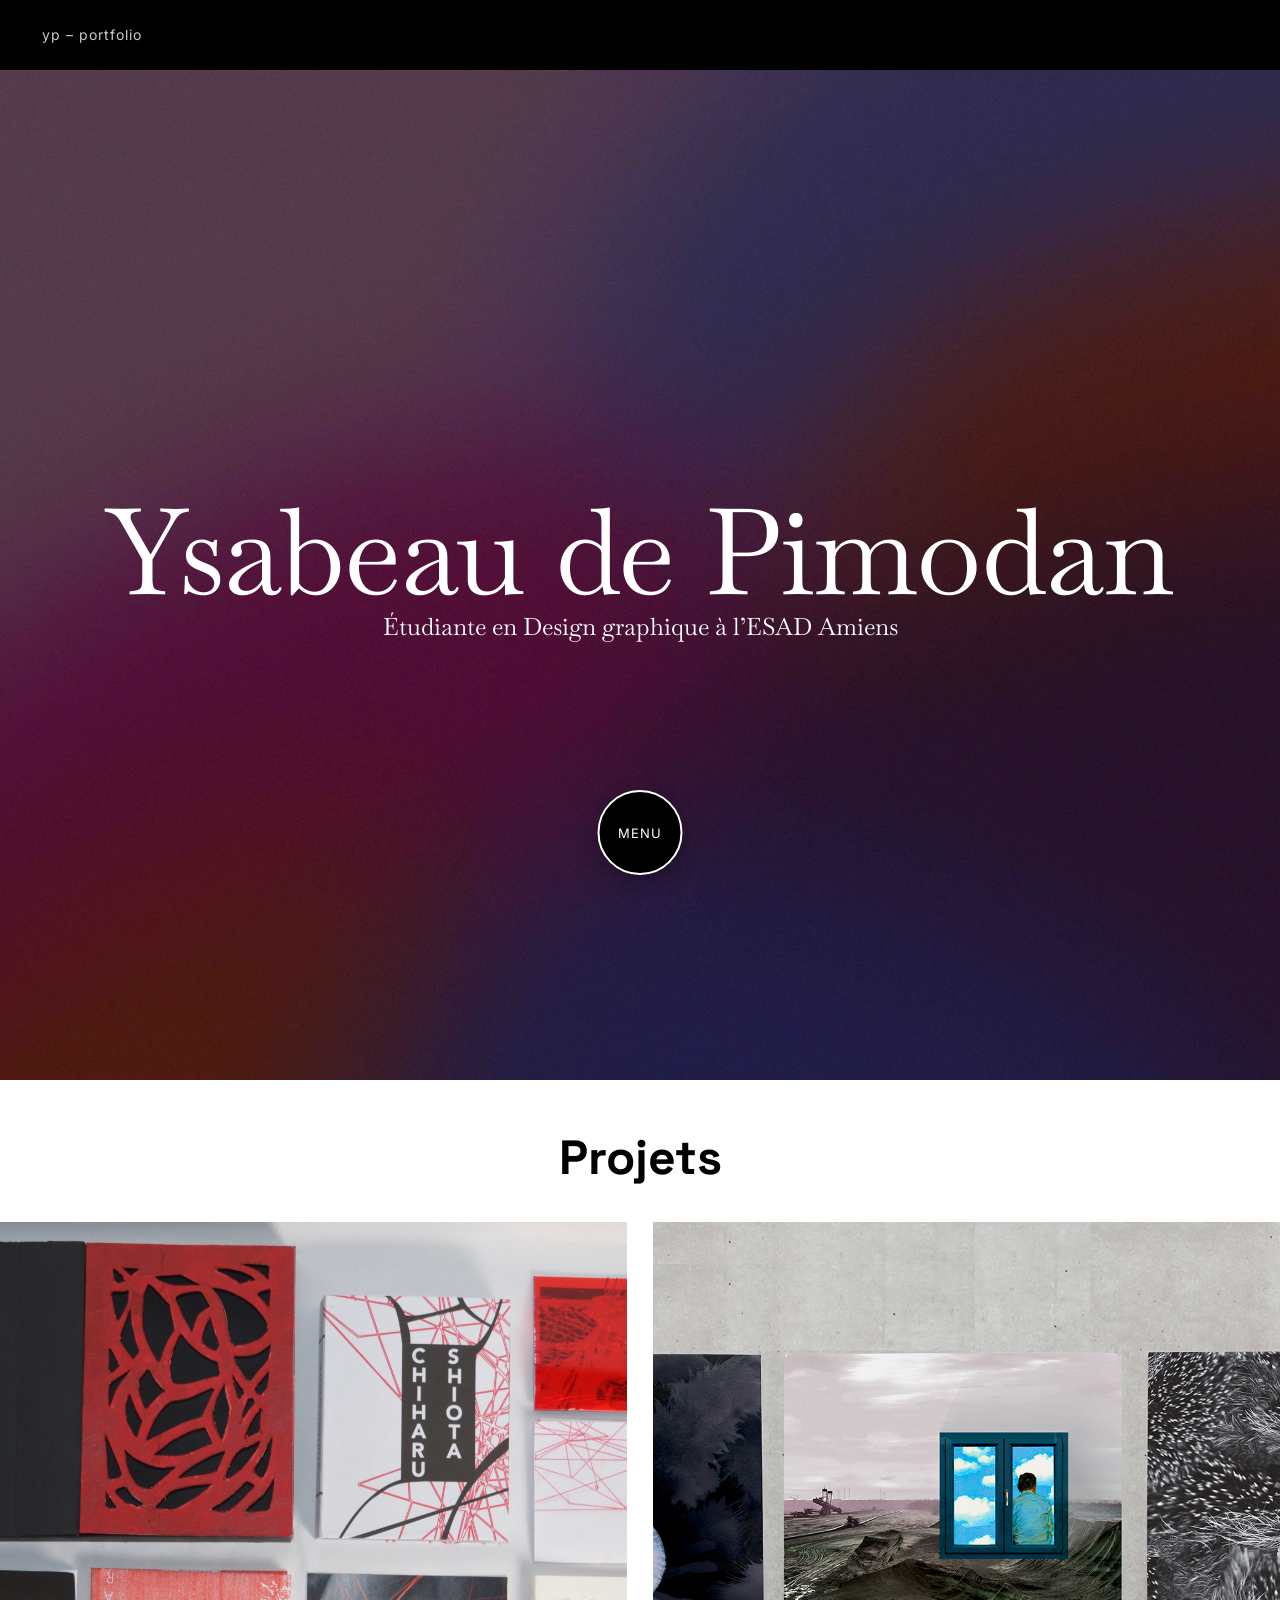
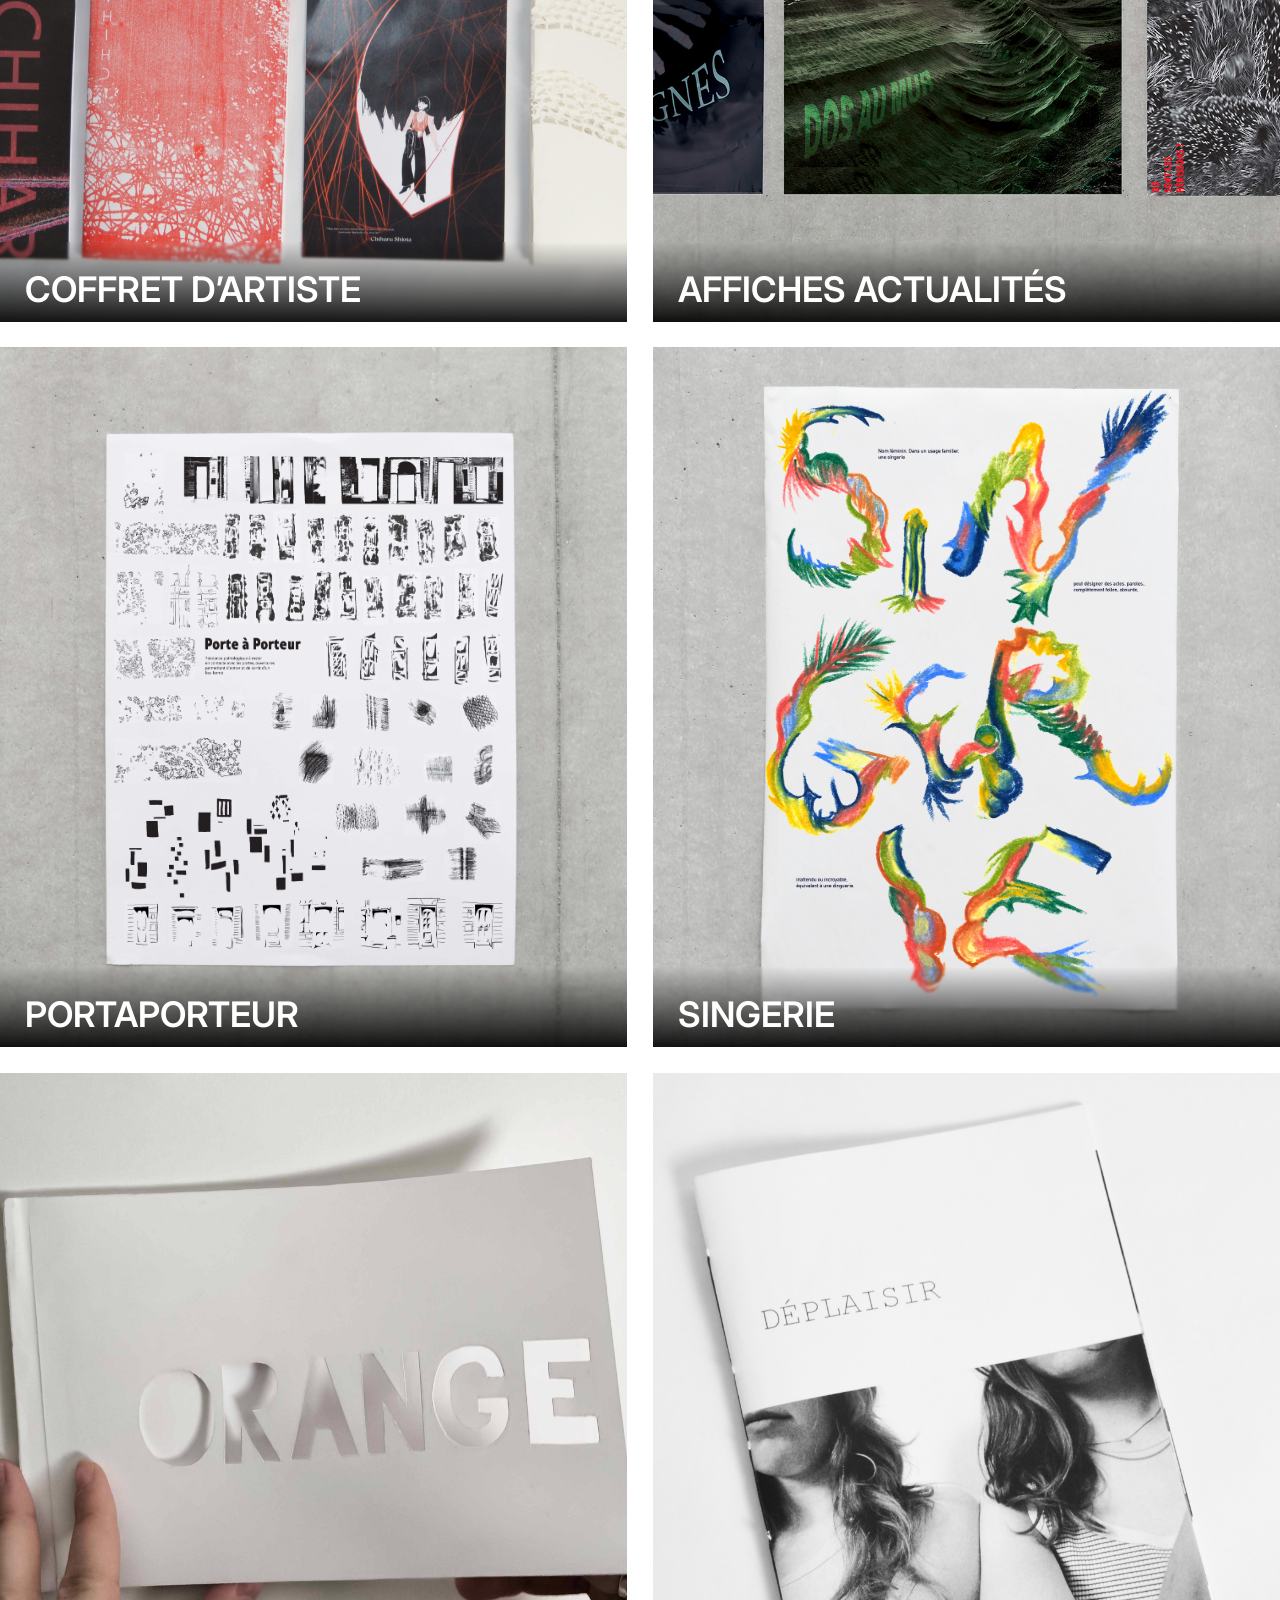
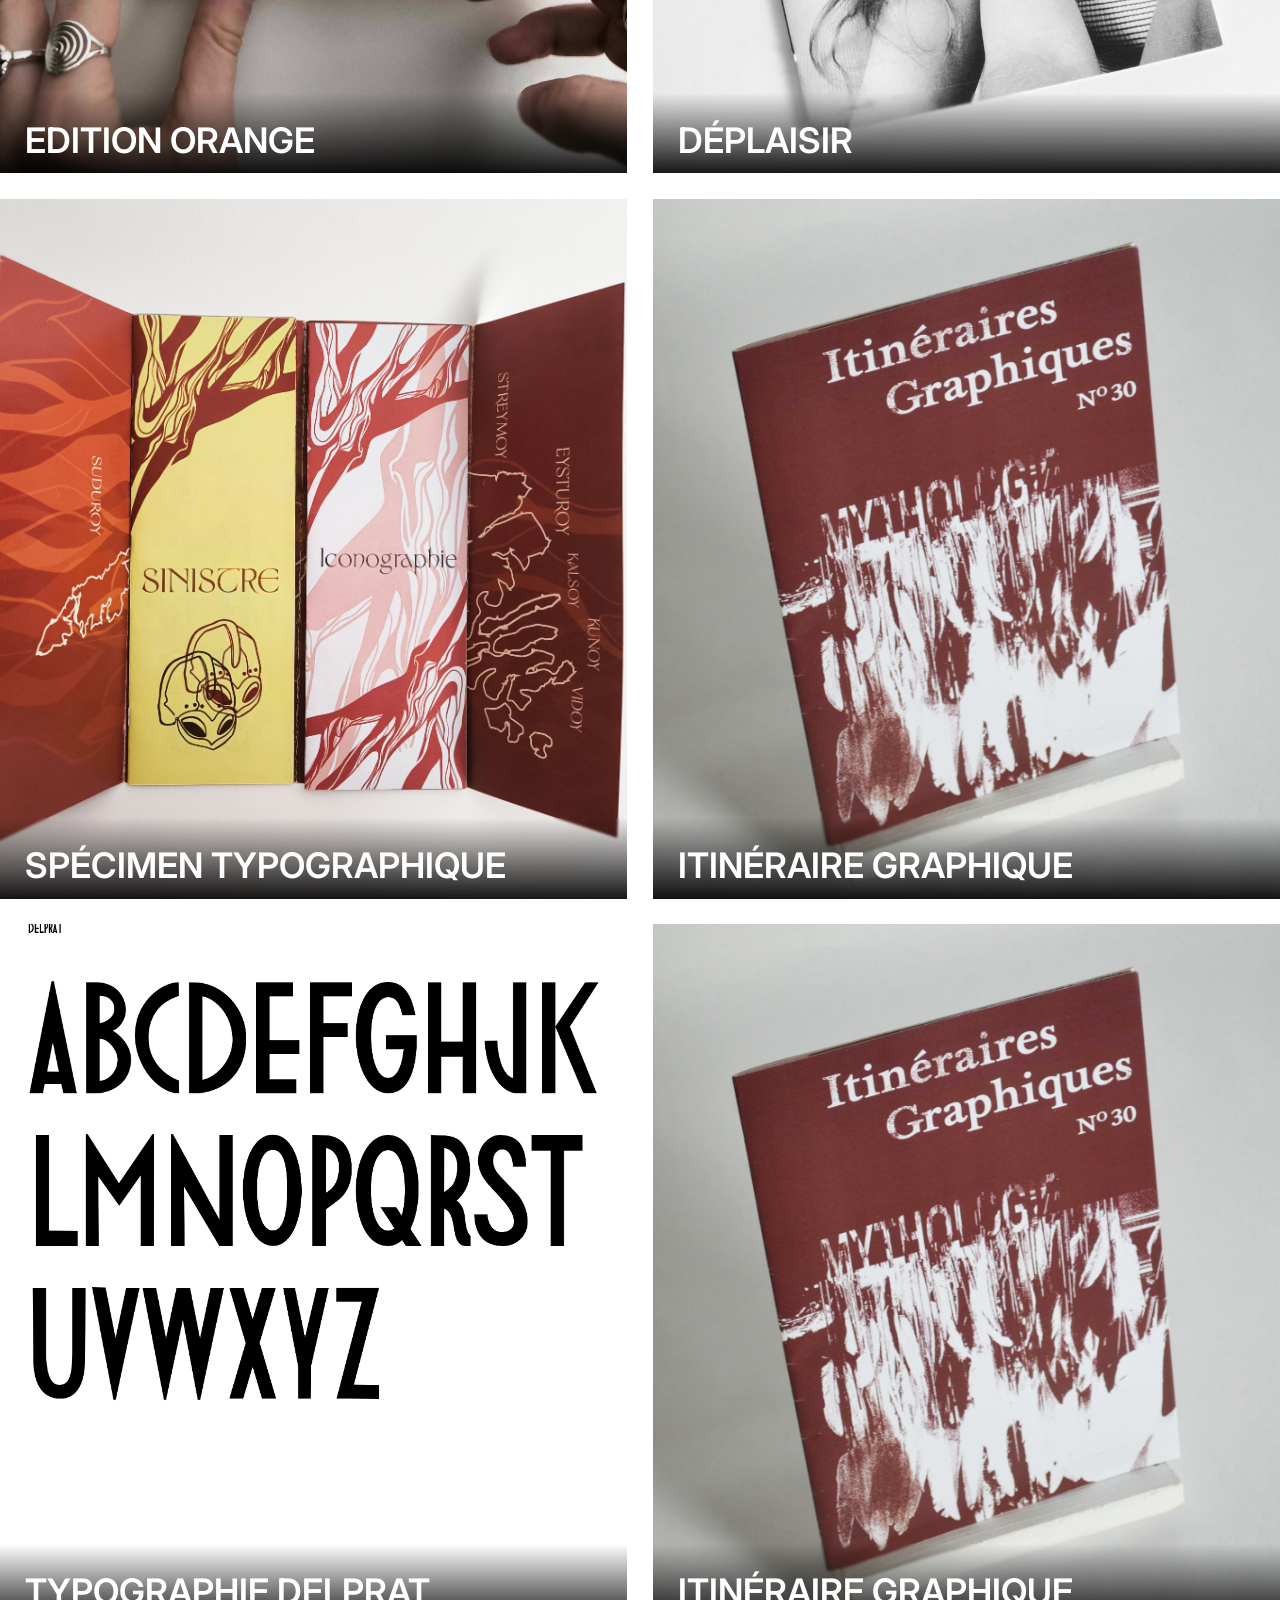
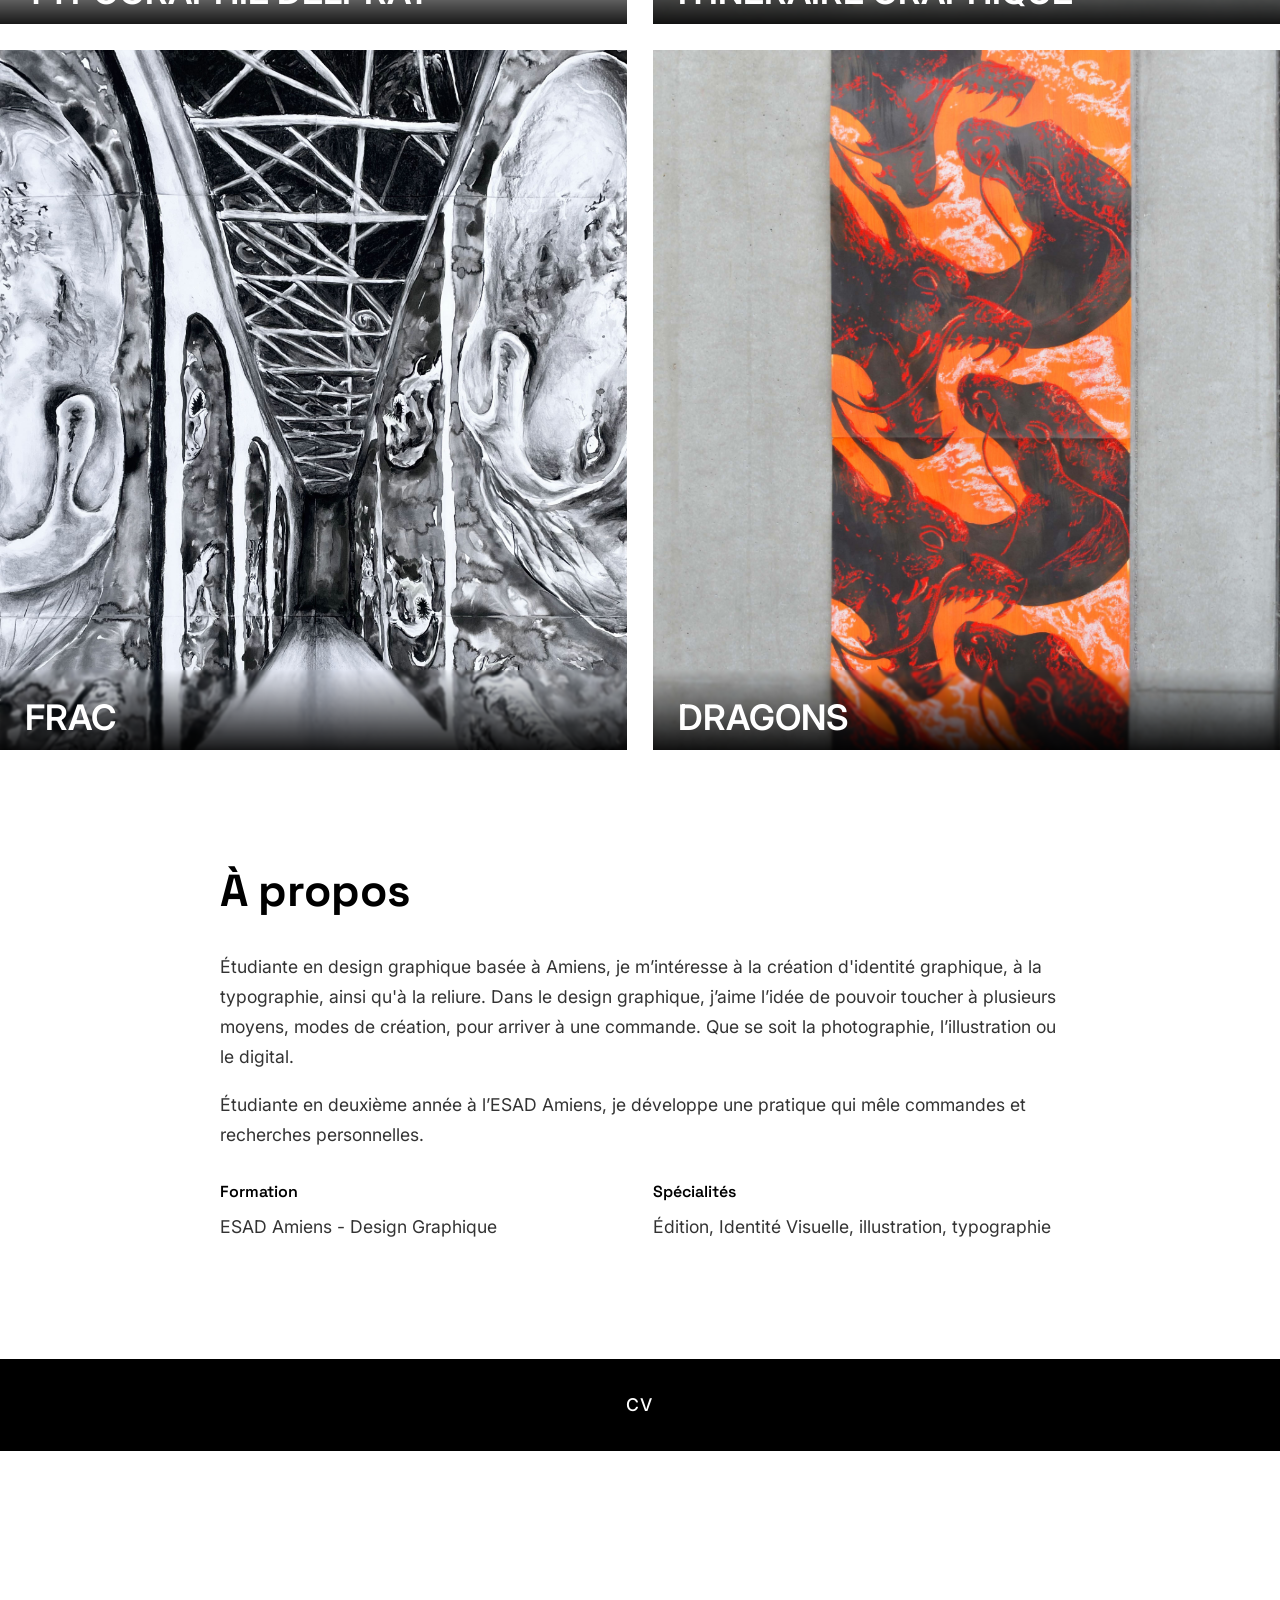
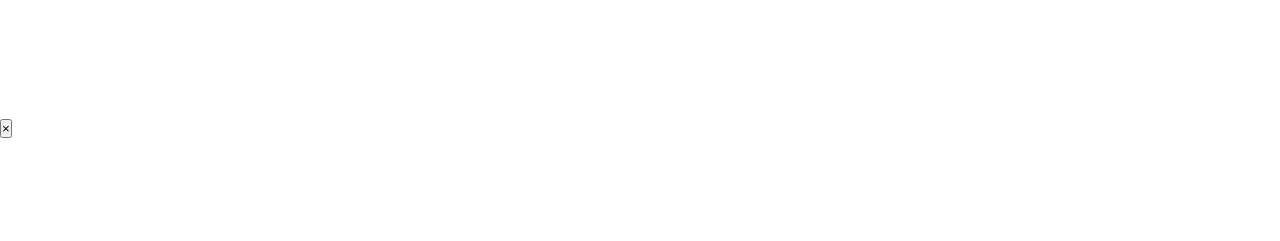
<file: index.html>
<!DOCTYPE html>
<html lang="fr">
<head>
    <meta charset="UTF-8">
    <meta name="viewport" content="width=device-width, initial-scale=1.0">
    <title>Ysabeau de Pimodan - Portfolio</title>
    <link rel="stylesheet" href="style.css">
<link rel="preconnect" href="https://fonts.googleapis.com">
<link rel="preconnect" href="https://fonts.gstatic.com" crossorigin>
<link href="https://fonts.googleapis.com/css2?family=Inter:wght@300;400;500;600;700&family=Space+Grotesk:wght@300;400;500;600;700&display=swap" rel="stylesheet">
<link href="https://fonts.googleapis.com/css2?family=Baskervville:ital@0;1&display=swap" rel="stylesheet">


<body>
<!-- Barre noire en haut -->
<div class="top-bar">
    <a href="index.html" class="portfolio-title" style="margin-left: 12px;">
    YP – portfolio
</a>

</div>

    <!-- Page principale avec défilement -->
    <main id="main-content">
        <!-- Section Accueil -->
        <section id="main" class="main-section">
            <header class="main-header">
                <div class="header-content">
                    <h1 class="site-name">Ysabeau de Pimodan</h1>
                    <p class="subtitle">Étudiante en Design graphique à l’ESAD Amiens</p>
                </div>
            </header>
        </section>

        <!-- Section Projets - DIRECTEMENT APRÈS -->
        <section id="projects" class="main-section">
            <div class="projects-container">
                <h2>Projets</h2>
                
                <!-- Coffret d'artiste -->
                <div class="project-category" data-category="design">
                    <div class="projects-preview">
                        <div class="project-card">
                            <a href="coffretdartiste.html" style="display:block; width:100%; height:100%; position:absolute; z-index:5;"></a>
                             <img src="portcoffret.jpg" alt="Coffret d'artiste">
                             <div class="project-title">
                                 <h4>COFFRET D’ARTISTE</h4>
                             </div>
                         </div>
                        <div class="project-card">
                            <a href="affichesactus.html" style="display:block; width:100%; height:100%; position:absolute; z-index:5;"></a>
                            <img src="fondactus.jpg" alt="Projet design 2">
                            <div class="project-title">
                                <h4>AFFICHES ACTUALITÉS</h4>
                            </div>
                        </div>
                    </div>
                </div>

                <!-- Typographie -->
                <div class="project-category" data-category="typography">
                    <div class="projects-preview">
                        <div class="project-card">
                            <a href="porteaporteur.html" style="display:block; width:100%; height:100%; position:absolute; z-index:5;"></a>
                            <img src="portedg.jpg" alt="Projet typographie 1">
                            <div class="project-title">
                                <h4>PORTAPORTEUR</h4>
                            </div>
                        </div>
                        <div class="project-card">
                            <a href="singerie.html" style="display:block; width:100%; height:100%; position:absolute; z-index:5;"></a>
                            <img src="singerie1.jpg" alt="Projet typographie 2">
                            <div class="project-title">
                                <h4>SINGERIE</h4>
                            </div>
                        </div>
                    </div>
                </div>

                <!-- Photographie -->
                <div class="project-category" data-category="photo">
                    <div class="projects-preview">
                        <div class="project-card">
                            <a href="editionorange.html" style="display:block; width:100%; height:100%; position:absolute; z-index:5;"></a>
                            <img src="3photofinal.jpg" alt="Projet photo 1">
                            <div class="project-title">
                                <h4>EDITION ORANGE</h4>
                            </div>
                        </div>
                        <div class="project-card">
                            <a href="deplaisir.html" style="display:block; width:100%; height:100%; position:absolute; z-index:5;"></a>
                            <img src="deplaisir1.jpg" alt="Projet photo 2">
                            <div class="project-title">
                                <h4>DÉPLAISIR</h4>
                            </div>
                        </div>
                    </div>
                </div>

                <!-- Dessin -->
                <div class="project-category" data-category="drawing">
                    <div class="projects-preview">
                        <div class="project-card">
                            <a href="specimentypo.html" style="display:block; width:100%; height:100%; position:absolute; z-index:5;"></a>
                            <img src="spetypo2.jpg" alt="Projet dessin 1">
                            <div class="project-title">
                                <h4>SPÉCIMEN TYPOGRAPHIQUE</h4>
                            </div>
                        </div>
                        <div class="project-card">
                            <a href="itinerairegraphique.html" style="display:block; width:100%; height:100%; position:absolute; z-index:5;"></a>
                            <img src="typoiti.jpg" alt="Projet dessin 2">
                            <div class="project-title">
                                <h4>ITINÉRAIRE GRAPHIQUE</h4>
                            </div>
                        </div>
                    </div>
                </div>

                <!-- Dessin -->
                <div class="project-category" data-category="drawing">
                    <div class="projects-preview">
                        <div class="project-card">
                            <a href="delprat.html" style="display:block; width:100%; height:100%; position:absolute; z-index:5;"></a>
                            <img src="delprat6.jpg" alt="Projet dessin 1">
                            <div class="project-title">
                                <h4>TYPOGRAPHIE DELPRAT</h4>
                            </div>
                        </div>
                        <div class="project-card">
                            <a href="itinerairegraphique.html" style="display:block; width:100%; height:100%; position:absolute; z-index:5;"></a>
                            <img src="typoiti.jpg" alt="Projet dessin 2">
                            <div class="project-title">
                                <h4>ITINÉRAIRE GRAPHIQUE</h4>
                            </div>
                        </div>
                    </div>
                </div>

                <!-- Volume -->
                <div class="project-category" data-category="volume">
                    <div class="projects-preview">
                        <div class="project-card">
                            <a href="frac.html" style="display:block; width:100%; height:100%; position:absolute; z-index:5;"></a>
                            <img src="frac.jpg" alt="Projet volume 1">
                            <div class="project-title">
                                <h4>FRAC</h4>
                            </div>
                        </div>
                        <div class="project-card">
                            <a href="dragons.html" style="display:block; width:100%; height:100%; position:absolute; z-index:5;"></a>
                            <img src="dragon.jpg" alt="Projet volume 2">
                            <div class="project-title">
                                <h4>DRAGONS</h4>
                            </div>
                        </div>
                    </div>
                </div>
            </div>
        </section>

        <!-- Section À propos - APRÈS les projets -->
        <section id="about" class="main-section">
            <div class="about-container">
                <h2>À propos</h2>
                <div class="about-content">
                    <p>Étudiante en design graphique basée à Amiens, je m’intéresse  à la création d'identité graphique, à la typographie, ainsi qu'à la reliure. Dans le design graphique, j’aime l’idée de pouvoir toucher à plusieurs moyens, modes de création, pour arriver à une commande. Que se soit la photographie, l’illustration ou le digital.</p>
                    <p>Étudiante en deuxième année à l’ESAD Amiens, je développe une pratique qui mêle commandes et recherches personnelles.</p>
                    <div class="about-details">
                        <div class="detail-item">
                            <h4>Formation</h4>
                            <p>ESAD Amiens - Design Graphique</p>
                        </div>
                        <div class="detail-item">
                            <h4>Spécialités</h4>
                            <p>Édition, Identité Visuelle, illustration, typographie</p>
                        </div>
                    </div>
                     <!-- AJOUTER CE LIEN VERS LE CV -->
                    <div class="cv-fullbar">
                     <a href="cv.html" class="cv-fullbar-link">
                         <span>CV</span>
                     </a>
                    </div>
                </div>
            </div>
        </section>

        

    <!-- Menu cible concentrique en bas -->
    <nav class="target-menu">
        <!-- Bouton menu principal -->
        <button class="menu-toggle">
            <span class="menu-label">Menu</span>
        </button>
        
        <!-- Cercles concentriques -->
        <div class="target-circles">
            <!-- Cercle Accueil (le plus petit, blanc) -->
            <a href="#main" class="target-circle circle-1" data-section="main">
                <svg class="circular-text" viewBox="0 0 80 80" width="80" height="80">
                    <defs>
                            <!-- chemin déplacé vers le bas : y = 45 au lieu de 40 -->
                            <path id="circle-1-path" d="M 5, 48 A 35, 35 0 0, 1 75, 48" fill="none"/>
                    </defs>
                    <text font-family="Inter, sans-serif" font-size="11" font-weight="600" letter-spacing="1.5px" fill="currentColor">
                        <textPath href="#circle-1-path" startOffset="50%" text-anchor="middle">
                            Accueil
                        </textPath>
                    </text>
                </svg>
            </a>
            
            <!-- Cercle À propos (gris très clair) -->
            <a href="#about" class="target-circle circle-2" data-section="about">
                <svg class="circular-text" viewBox="0 0 120 120" width="120" height="120">
                    <defs>
                        <path id="circle-2-path" d="M 10, 65 A 50, 50 0 0, 1 110, 65" fill="none"/>
                    </defs>
                    <text font-family="Inter, sans-serif" font-size="11" font-weight="600" letter-spacing="1.5px" fill="currentColor">
                        <textPath href="#circle-2-path" startOffset="50%" text-anchor="middle">
                            À propos
                        </textPath>
                    </text>
                </svg>
            </a>
            
            <!-- Cercle CV (gris moyen) -->
            <a href="cv.html" class="target-circle circle-3">
                <svg class="circular-text" viewBox="0 0 160 160" width="160" height="160">
                    <defs>
                        <path id="circle-3-path" d="M 10, 84 A 70, 70 0 0, 1 150, 84" fill="none"/>
                    </defs>
                    <text font-family="Inter, sans-serif" font-size="12" font-weight="600" letter-spacing="1.5px" fill="currentColor">
                        <textPath href="#circle-3-path" startOffset="50%" text-anchor="middle">
                            CV
                        </textPath>
                    </text>
                </svg>
            </a>
            
            <!-- Cercle Projets (le plus grand, noir) -->
            <a href="#projects" class="target-circle circle-4" data-section="projects">
                <svg class="circular-text" viewBox="0 0 200 200" width="200" height="200">
                    <defs>
                        <path id="circle-4-path" d="M 10, 105 A 90, 90 0 0, 1 190, 105" fill="none"/>
                    </defs>
                    <text font-family="Inter, sans-serif" font-size="13" font-weight="600" letter-spacing="1.5px" fill="currentColor">
                        <textPath href="#circle-4-path" startOffset="50%" text-anchor="middle">
                            Projets
                        </textPath>
                    </text>
                </svg>
            </a>
        </div>
    </nav>

    <!-- Overlay pour les catégories détaillées -->
    <div id="category-overlay" class="category-overlay">
        <div class="overlay-content">
            <button class="close-overlay">×</button>
            <div class="category-details">
                <!-- Contenu chargé dynamiquement -->
            </div>
        </div>
    </div>

    <script src="script.js"></script>
    
</script>
</body>
</html>
</file>
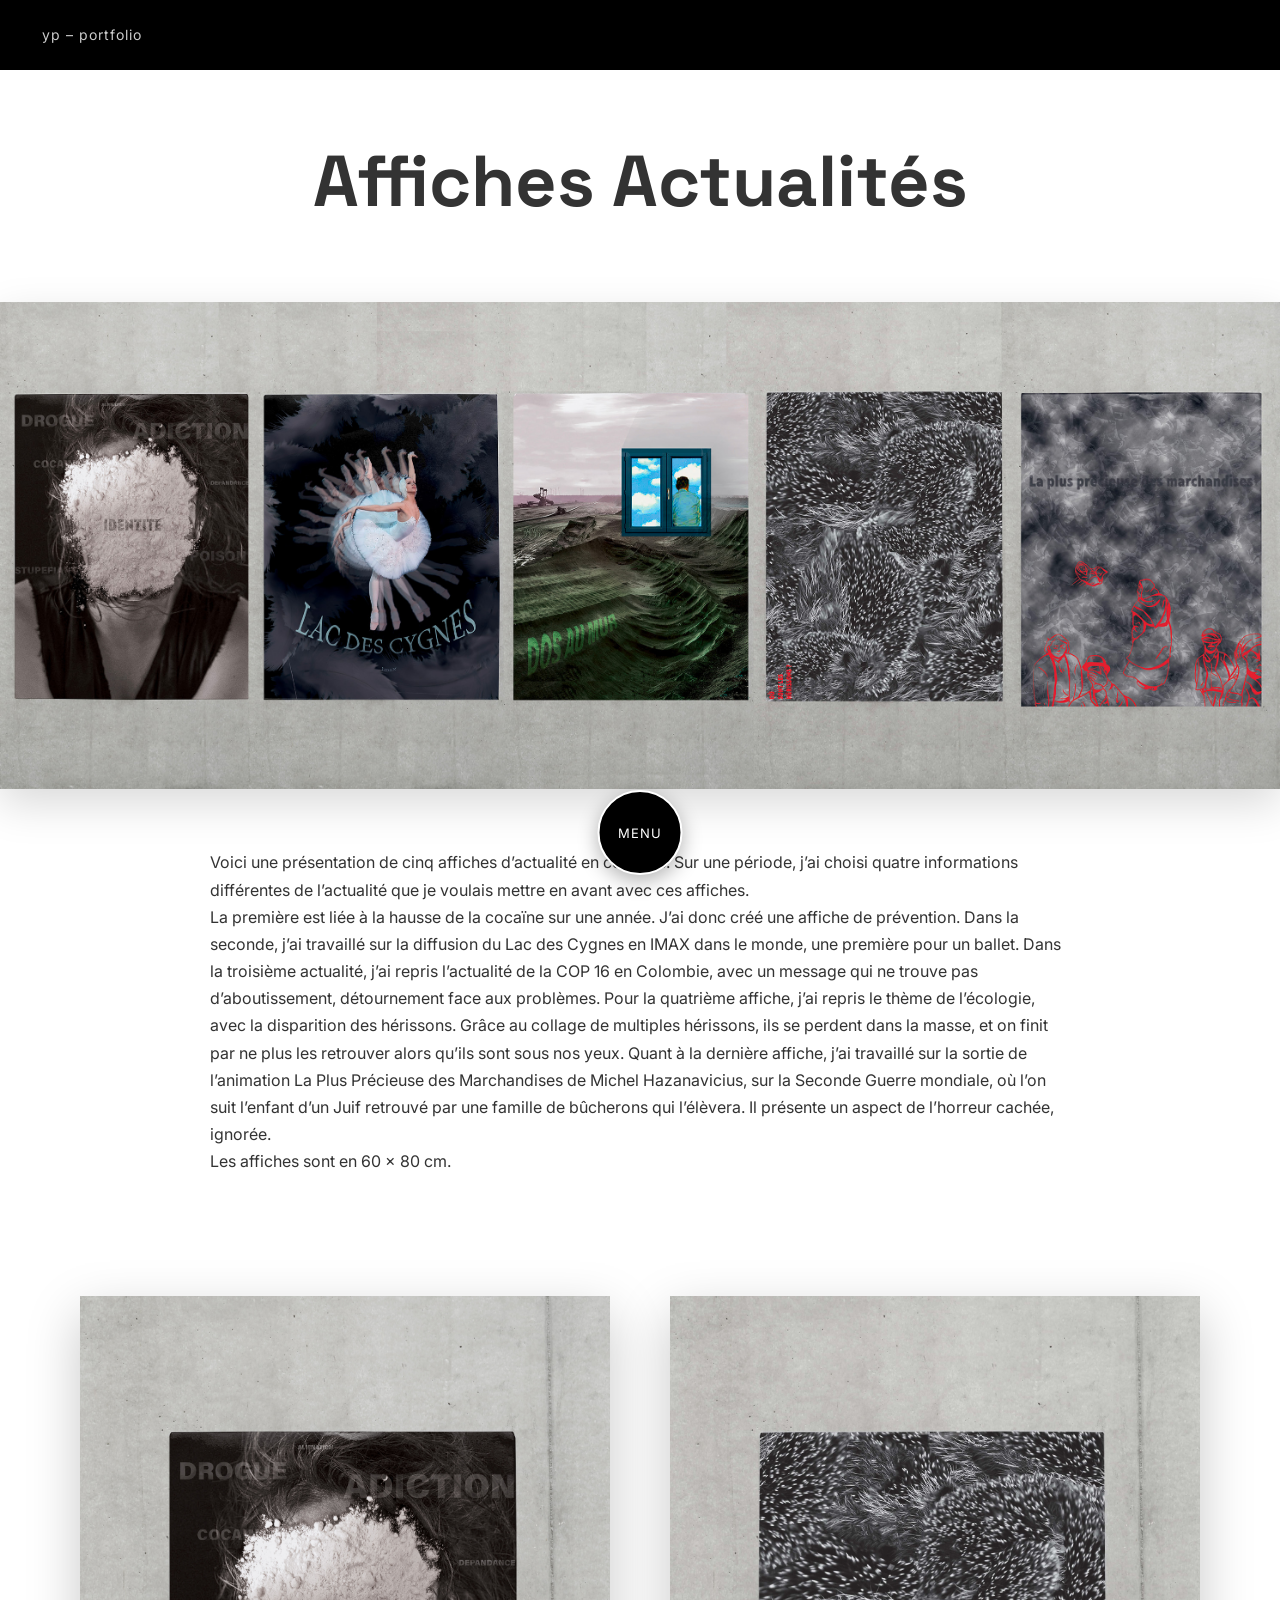
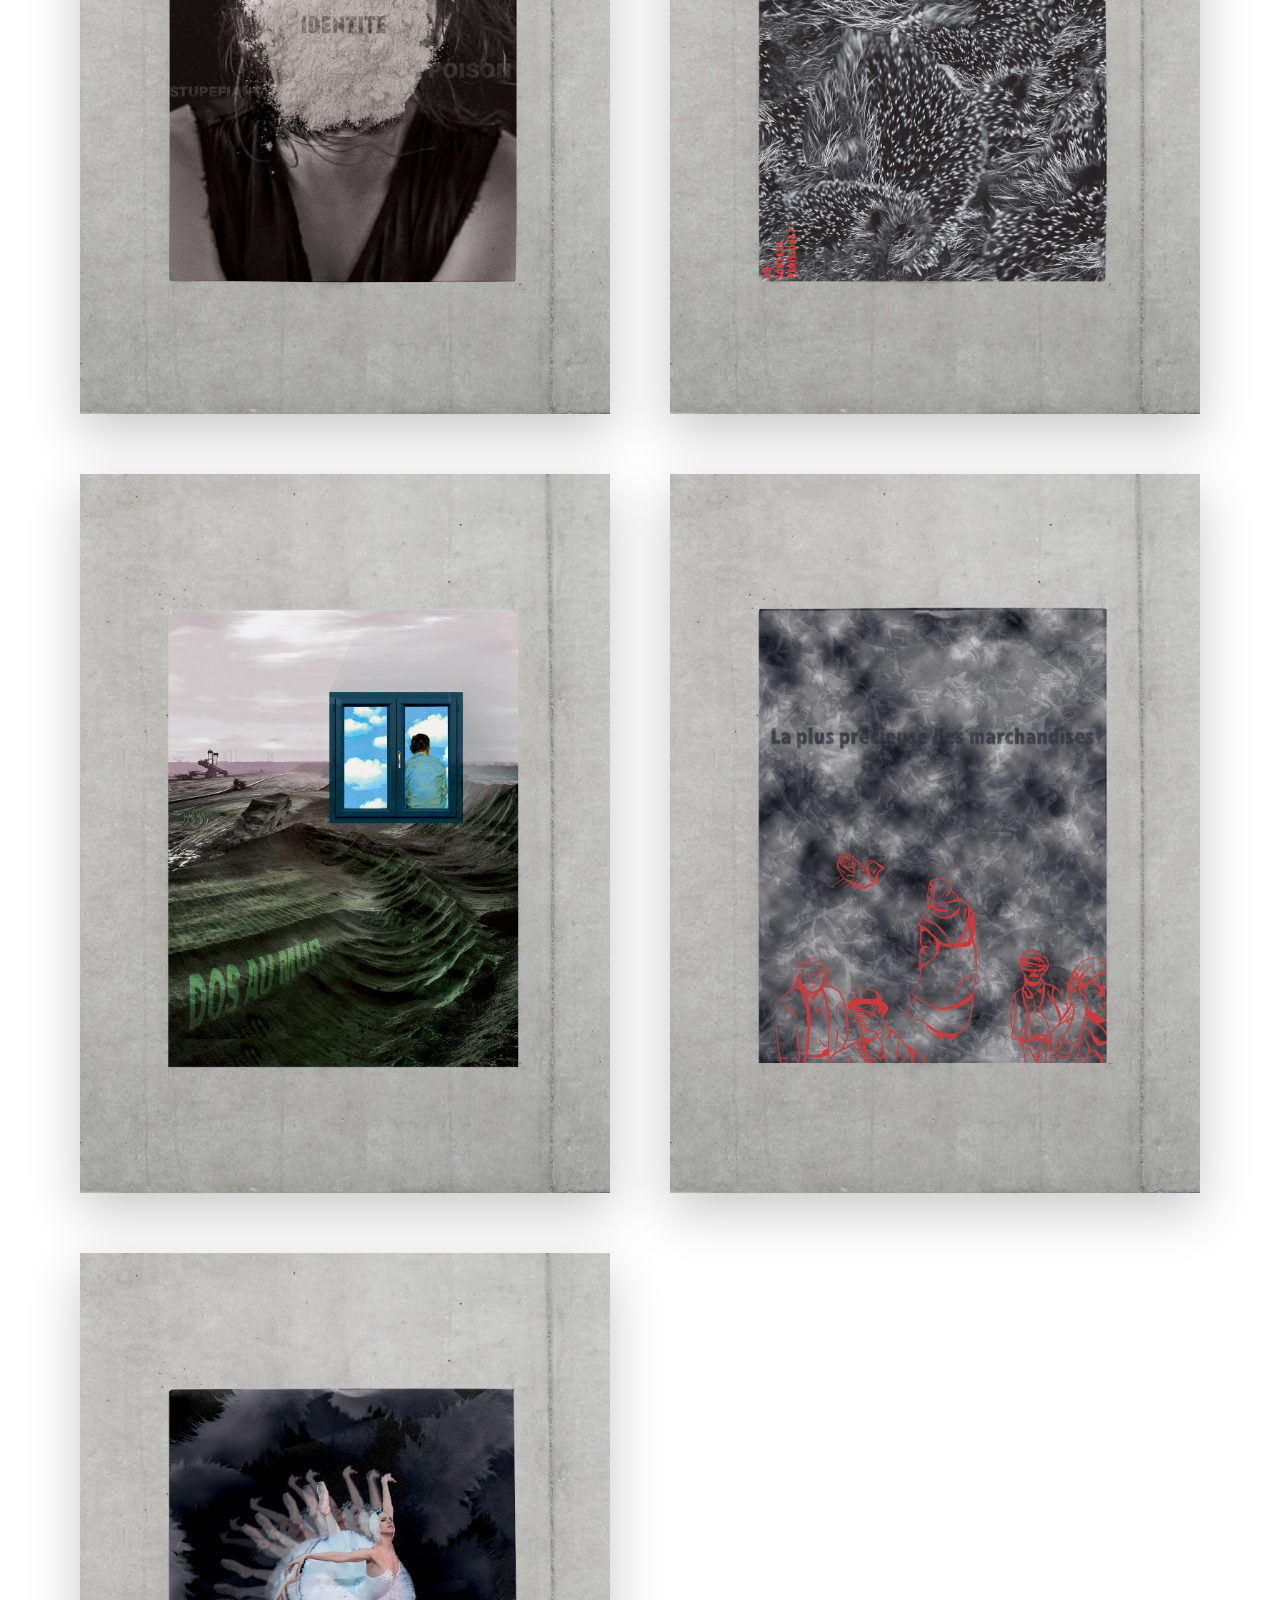
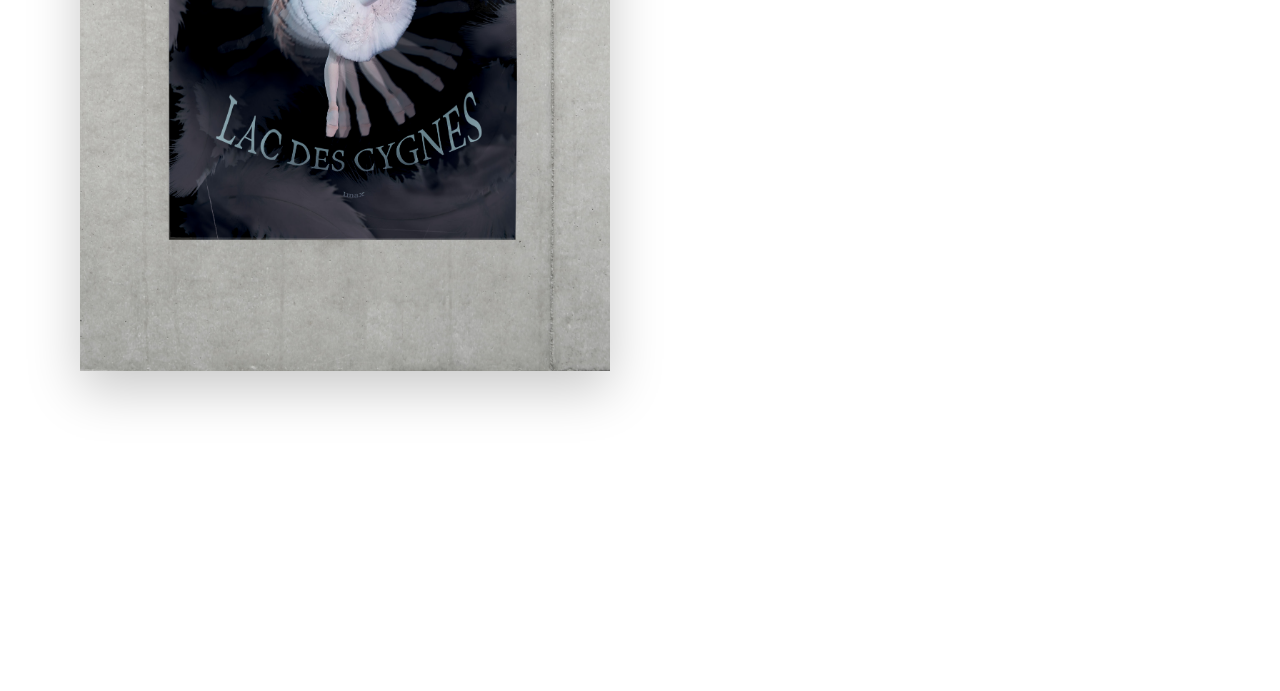
<file: affichesactus.html>
<!DOCTYPE html>
<html lang="fr">
<head>
    <meta charset="UTF-8">
    <meta name="viewport" content="width=device-width, initial-scale=1.0">
    <title>Coffret d'artiste – Ysabeau de Pimodan</title>
    <link rel="stylesheet" href="style.css">
    <style>
    /* Image de fond beaucoup plus discrète uniquement sur cette page */
    body::before {
        opacity: 0.07 !important;   /* très léger – mets 0.02 ou 0.04 selon ton goût */
    }
</style>
<style>
 

    /* ←←← NOUVEAU : IMAGE DU PROJET EN PLEINE LARGEUR ←←← */
    .project-fullwidth-image {
        width: 100vw !important;
        margin-left: calc(-50vw + 50%) !important;
        max-width: none !important;
        display: block;
        box-shadow: 0 15px 40px rgba(0,0,0,0.15);
        margin: 60px 0;
    }
    .project-gallery-editorial {
    display: grid;
    grid-template-columns: 1fr 1fr;
    gap: 20px;
    margin: 80px auto;
    padding: 0 20px;
    max-width: 1100px;
}

.project-gallery-editorial .big {
    grid-row: span 2;
    grid-column: 1;
}

.project-gallery-editorial img {
    width: 100%;
    height: auto;
    object-fit: cover;
    box-shadow: 0 12px 30px rgba(0,0,0,0.15);
    transition: transform 0.4s ease;
}

.project-gallery-editorial img:hover { transform: translateY(-6px); }

@media (min-width: 900px) {
    .project-gallery-editorial { gap: 30px; padding: 0 40px; }
}

</style>
<style>
    .project-gallery-masonry-4 {
        columns: 2;
        column-gap: 40px;
        width: 100vw;
        margin-left: calc(-50vw + 50%);      /* pleine largeur totale */
        padding: 100px 50px 140px;
        max-width: none;
        box-sizing: border-box;
    }

    .project-gallery-masonry-4 img {
        width: 100%;
        height: auto;
        display: block;
        margin-bottom: 40px;
        object-fit: contain;
        background: white;
        box-shadow: 0 18px 50px rgba(0,0,0,0.22);
        transition: all 0.6s ease;
        break-inside: avoid;
    }

    .project-gallery-masonry-4 img:hover {
        transform: translateY(-14px);
        box-shadow: 0 35px 90px rgba(0,0,0,0.38);
    }

    /* Desktop → 2 colonnes (parfait pour 4 images) */
    @media (min-width: 900px) {
        .project-gallery-masonry-4 {
            columns: 2;
            column-gap: 60px;
            padding: 120px 80px 160px;
        }
        .project-gallery-masonry-4 img { margin-bottom: 60px; }
    }

    /* Mobile → 1 colonne */
    @media (max-width: 640px) {
        .project-gallery-masonry-4 {
            columns: 1;
            column-gap: 0;
            padding: 80px 20px;
        }
        .project-gallery-masonry-4 img { margin-bottom: 40px; }
    }
</style>
</style>

    <link href="https://fonts.googleapis.com/css2?family=Inter:wght@300;400;500;600;700&family=Space+Grotesk:wght@300;400;500;600;700&display=swap" rel="stylesheet">
</head>
<body>

    <!-- Barre noire du haut -->
    <div class="top-bar">
    <a href="../index.html" class="portfolio-title" style="margin-left: 12px;">
        YP – portfolio
    </a>
</div>

    <!-- Contenu du projet -->
    <section style="padding:120px 20px 160px; max-width:900px; margin:0 auto; font-family:var(--font-secondary); line-height:1.7; color:var(--gray-dark);">
        <h1 style="font-family:var(--font-primary); font-size:clamp(2.5rem,6vw,4.5rem); text-align:center; margin-bottom:50px;">
            Affiches Actualités
        </h1>
        
        <img src="fondactus.jpg" alt="Coffret d'artiste" class="project-fullwidth-image">

        <p>
            Voici une présentation de cinq affiches d’actualité en collages. Sur une période, j’ai choisi quatre informations différentes de l’actualité que je voulais mettre en avant avec ces affiches.
        </p>
        <p>
            La première est liée à la hausse de la cocaïne sur une année. J’ai donc créé une affiche de prévention. Dans la seconde, j’ai travaillé sur la diffusion du Lac des Cygnes en IMAX dans le monde, une première pour un ballet. Dans la troisième actualité, j’ai repris l’actualité de la COP 16 en Colombie, avec un message qui ne trouve pas d’aboutissement, détournement face aux problèmes. Pour la quatrième affiche, j’ai repris le thème de l’écologie, avec la disparition des hérissons. Grâce au collage de multiples hérissons, ils se perdent dans la masse, et on finit par ne plus les retrouver alors qu’ils sont sous nos yeux. Quant à la dernière affiche, j’ai travaillé sur la sortie de l’animation La Plus Précieuse des Marchandises de Michel Hazanavicius, sur la Seconde Guerre mondiale, où l’on suit l’enfant d’un Juif retrouvé par une famille de bûcherons qui l’élèvera. Il présente un aspect de l’horreur cachée, ignorée. 

        </p>
        <p>
            Les affiches sont en 60 × 80 cm.
            
        </p>
        </div>
        <!-- 6 images – mise en page éditoriale -->
<!-- 6 images – effet masonry aléatoire sur toute la largeur -->
<!-- 4 images – masonry aléatoire pleine largeur -->
<div class="project-gallery-masonry-4">
    <img src="affichesactuscoc.jpg"   alt="Coffret d'artiste – Vue générale">
    <img src="affichesactusdos.jpg"   alt="Détail 1">
    <img src="affichesactusdanse.jpg"  alt="Détail 2">
    <img src="affichesactushe.jpg"  alt="Détail 3">
    <img src="actusautre.jpg"  alt="Détail 4">
    <!-- tu peux en mettre 4, 5 ou 6, ça s’adapte automatiquement -->
</div>
</div> 
    </section>

    <!-- MENU CIRCULAIRE (exactement comme sur index.html) -->
    <nav class="target-menu">
        <button class="menu-toggle">
            <span class="menu-label">Menu</span>
        </button>
        
        <div class="target-circles">
            <a href="index.html#main" class="target-circle circle-1">
                <svg class="circular-text" viewBox="0 0 80 80" width="80" height="80">
                    <path id="circle-1-path" d="M 5, 48 A 35, 35 0 0, 1 75, 48" fill="none"/>
                    <text font-family="Inter, sans-serif" font-size="11" font-weight="600" letter-spacing="1.5px" fill="currentColor">
                        <textPath href="#circle-1-path" startOffset="50%" text-anchor="middle">Accueil</textPath>
                    </text>
                </svg>
            </a>
            
            <a href="index.html#about" class="target-circle circle-2">
                <svg class="circular-text" viewBox="0 0 120 120" width="120" height="120">
                    <path id="circle-2-path" d="M 10, 65 A 50, 50 0 0, 1 110, 65" fill="none"/>
                    <text font-family="Inter, sans-serif" font-size="11" font-weight="600" letter-spacing="1.5px" fill="currentColor">
                        <textPath href="#circle-2-path" startOffset="50%" text-anchor="middle">À propos</textPath>
                    </text>
                </svg>
            </a>
            
            <a href="cv.html" class="target-circle circle-3">
                <svg class="circular-text" viewBox="0 0 160 160" width="160" height="160">
                    <path id="circle-3-path" d="M 10, 84 A 70, 70 0 0, 1 150, 84" fill="none"/>
                    <text font-family="Inter, sans-serif" font-size="12" font-weight="600" letter-spacing="1.5px" fill="currentColor">
                        <textPath href="#circle-3-path" startOffset="50%" text-anchor="middle">CV</textPath>
                    </text>
                </svg>
            </a>
            
            <a href="index.html#projects" class="target-circle circle-4">
                <svg class="circular-text" viewBox="0 0 200 200" width="200" height="200">
                    <path id="circle-4-path" d="M 10, 105 A 90, 90 0 0, 1 190, 105" fill="none"/>
                    <text font-family="Inter, sans-serif" font-size="13" font-weight="600" letter-spacing="1.5px" fill="currentColor">
                        <textPath href="#circle-4-path" startOffset="50%" text-anchor="middle">Projets</textPath>
                    </text>
                </svg>
            </a>
        </div>
    </nav>

    <script src="script.js"></script>
</body>
</html>
</file>
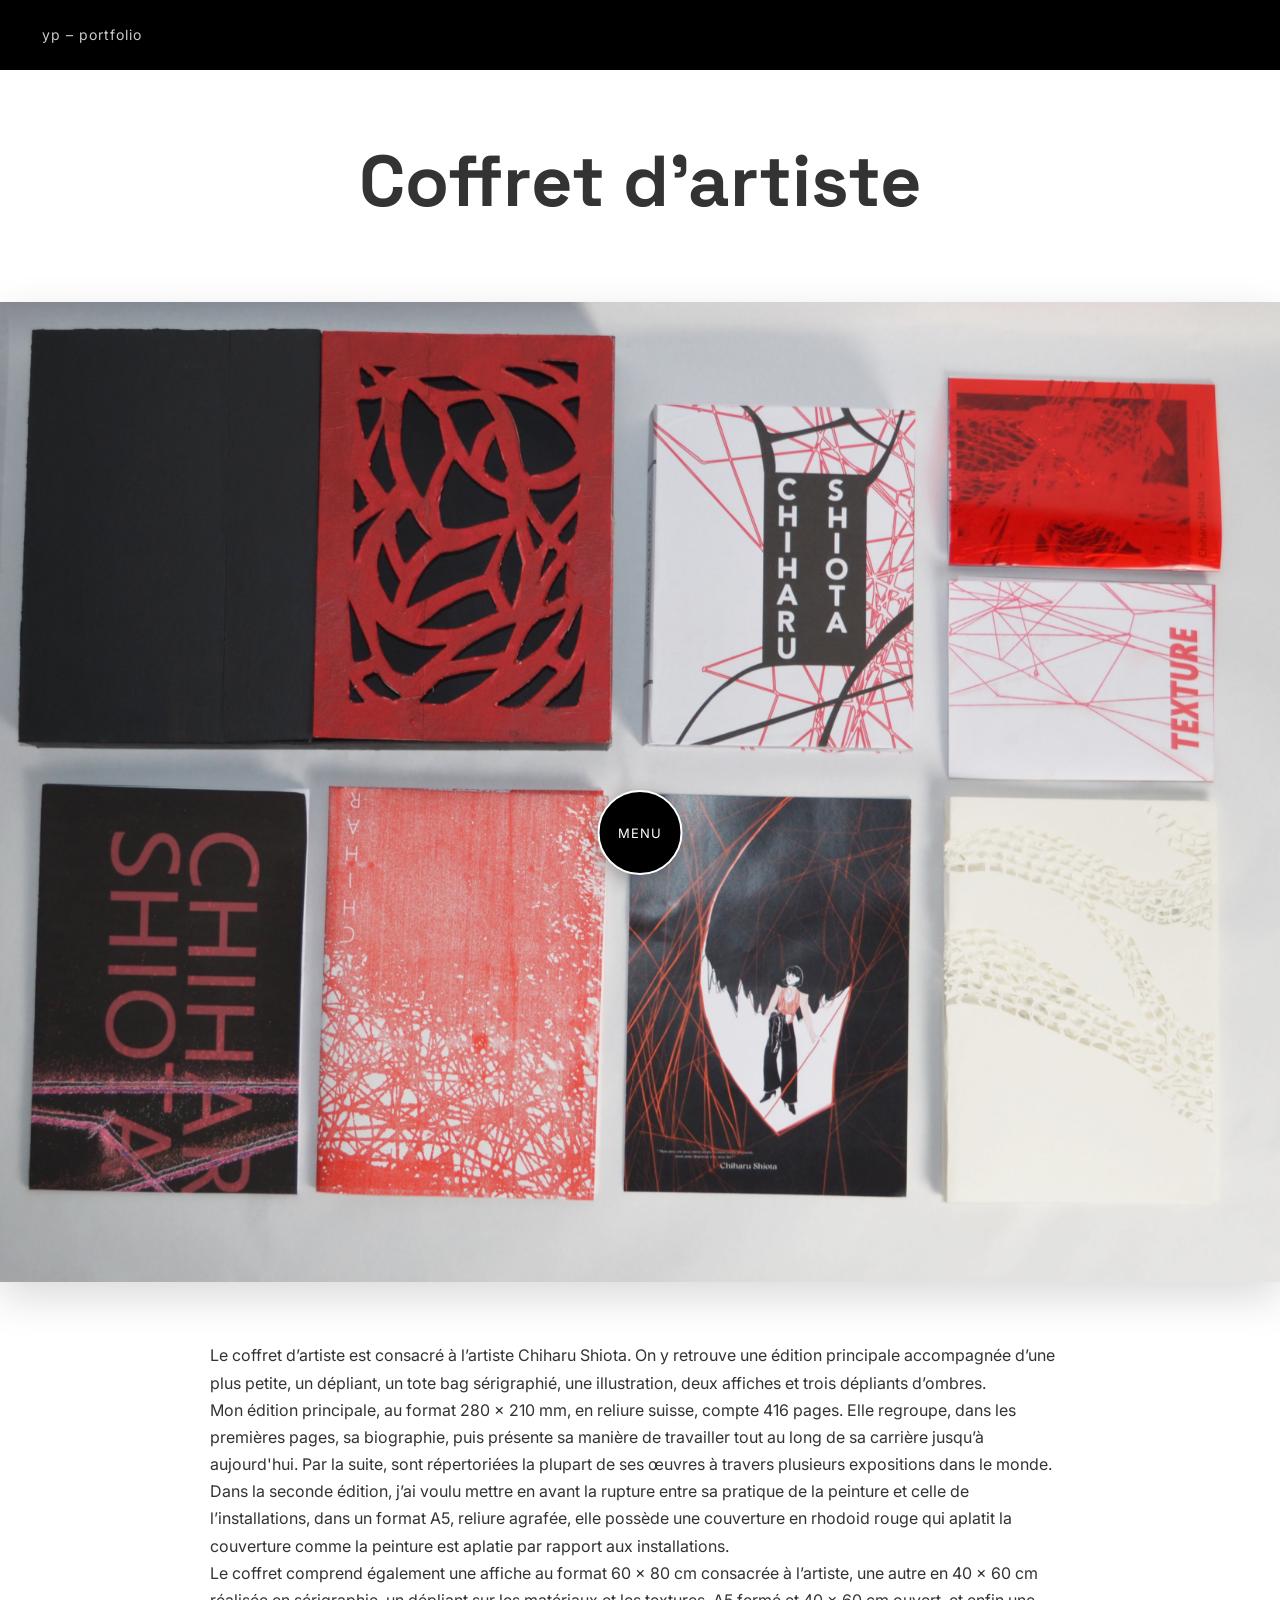
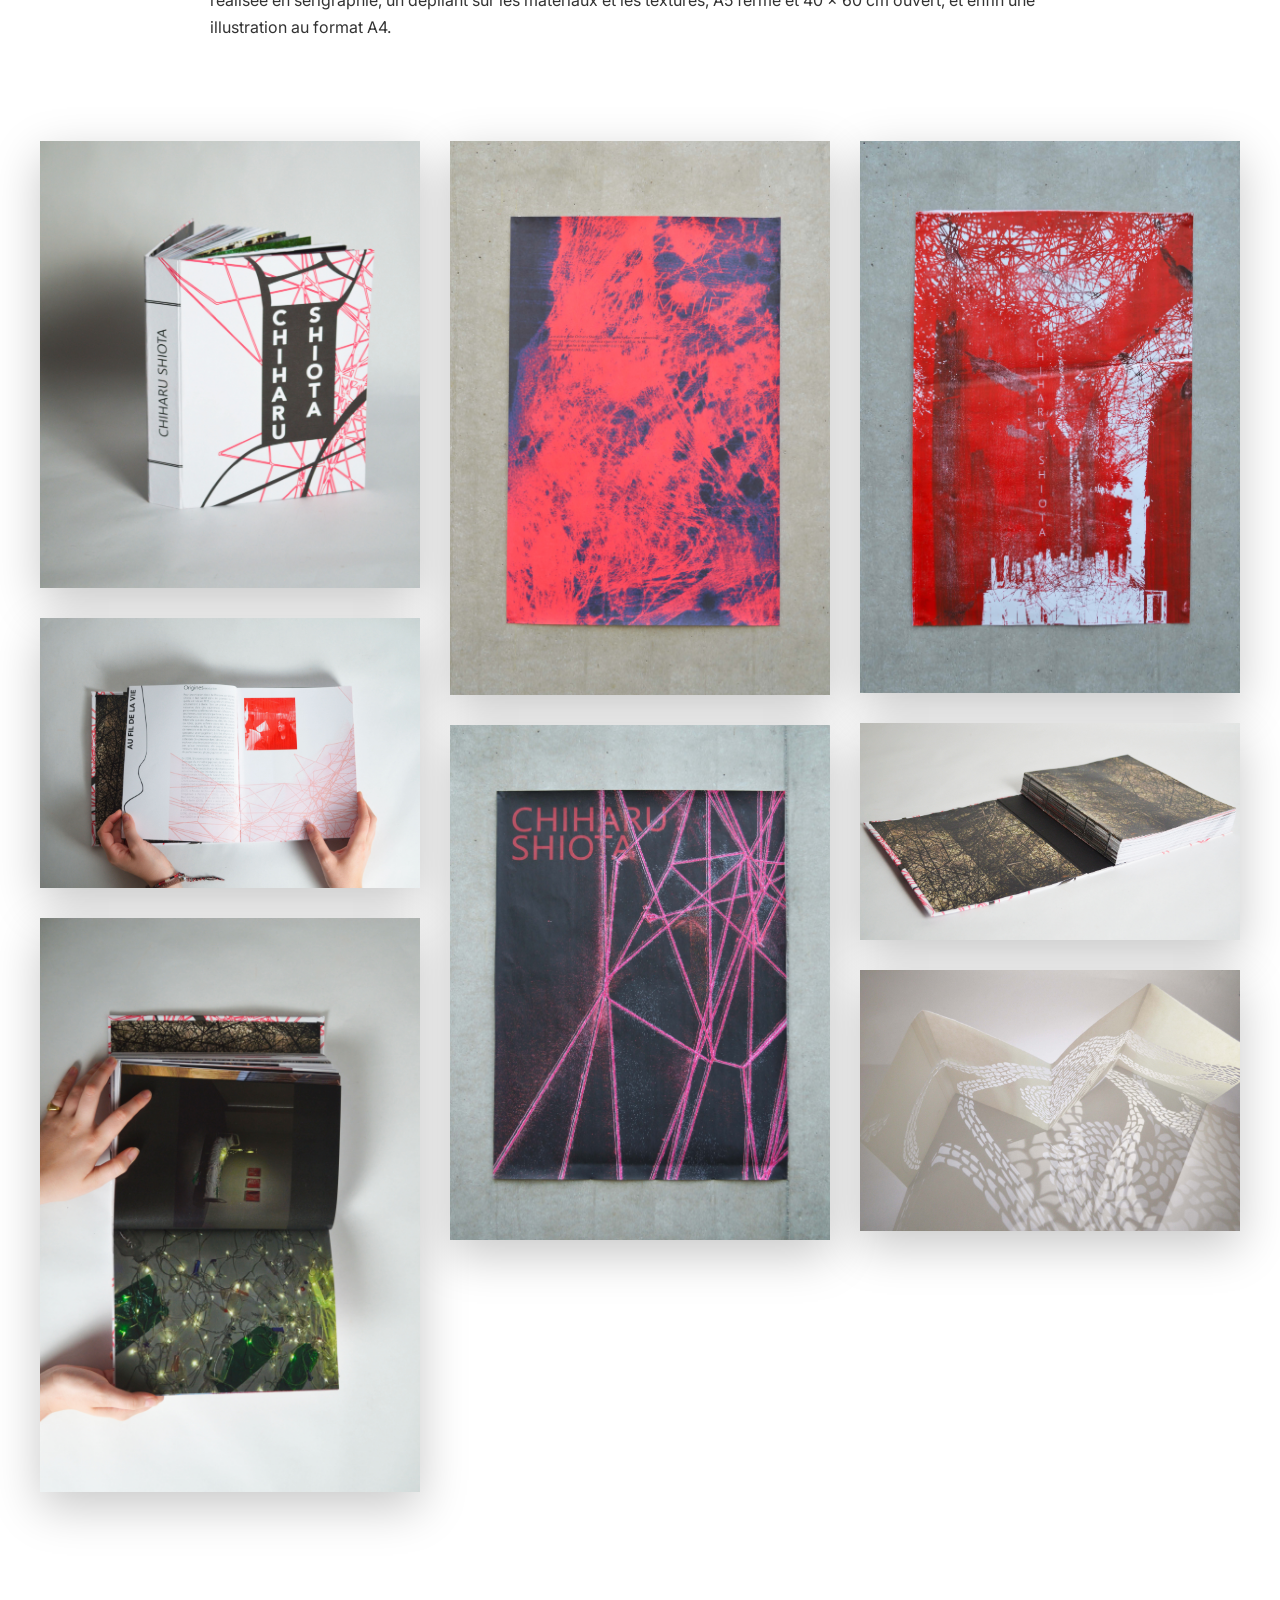
<file: coffretdartiste.html>
<!DOCTYPE html>
<html lang="fr">
<head>
    <meta charset="UTF-8">
    <meta name="viewport" content="width=device-width, initial-scale=1.0">
    <title>Coffret d’artiste – Ysabeau de Pimodan</title>
    <link rel="stylesheet" href="style.css">
    <style>
    /* Image de fond beaucoup plus discrète uniquement sur cette page */
    body::before {
        opacity: 0.07 !important;   /* très léger – mets 0.02 ou 0.04 selon ton goût */
    }
</style>
<style>
 

    /* ←←← NOUVEAU : IMAGE DU PROJET EN PLEINE LARGEUR ←←← */
    .project-fullwidth-image {
        width: 100vw !important;
        margin-left: calc(-50vw + 50%) !important;
        max-width: none !important;
        display: block;
        box-shadow: 0 15px 40px rgba(0,0,0,0.15);
        margin: 60px 0;
    }
    .project-gallery-editorial {
    display: grid;
    grid-template-columns: 1fr 1fr;
    gap: 20px;
    margin: 80px auto;
    padding: 0 20px;
    max-width: 1100px;
}

.project-gallery-editorial .big {
    grid-row: span 2;
    grid-column: 1;
}

.project-gallery-editorial img {
    width: 100%;
    height: auto;
    object-fit: cover;
    box-shadow: 0 12px 30px rgba(0,0,0,0.15);
    transition: transform 0.4s ease;
}

.project-gallery-editorial img:hover { transform: translateY(-6px); }

@media (min-width: 900px) {
    .project-gallery-editorial { gap: 30px; padding: 0 40px; }
}

</style>
<style>
    .project-gallery-masonry {
        columns: 3;
        column-gap: 30px;
        width: 100vw;
        margin-left: calc(-50vw + 50%);      /* ← vraie pleine largeur */
        padding: 100px 40px 120px;
        max-width: none;
    }

    .project-gallery-masonry img {
        width: 100%;
        height: auto;
        display: block;
        margin-bottom: 30px;
        object-fit: contain;
        background: white;
        box-shadow: 0 15px 45px rgba(0,0,0,0.22);
        transition: all 0.5s ease;
        break-inside: avoid;                 /* évite les coupures moches */
    }

    .project-gallery-masonry img:hover {
        transform: translateY(-12px);
        box-shadow: 0 30px 80px rgba(0,0,0,0.35);
    }

    /* Tablette → 2 colonnes */
    @media (max-width: 1024px) {
        .project-gallery-masonry { columns: 2; column-gap: 25px; padding: 80px 30px; }
        .project-gallery-masonry img { margin-bottom: 25px; }
    }

    /* Mobile → 1 colonne */
    @media (max-width: 640px) {
        .project-gallery-masonry { columns: 1; column-gap: 0; padding: 60px 20px; }
        .project-gallery-masonry img { margin-bottom: 30px; }
    }
</style>

    <link href="https://fonts.googleapis.com/css2?family=Inter:wght@300;400;500;600;700&family=Space+Grotesk:wght@300;400;500;600;700&display=swap" rel="stylesheet">
</head>
<body>

    <!-- Barre noire du haut -->
    <div class="top-bar">
    <a href="../index.html" class="portfolio-title" style="margin-left: 12px;">
        YP – portfolio
    </a>
</div>

    <!-- Contenu du projet -->
    <section style="padding:120px 20px 160px; max-width:900px; margin:0 auto; font-family:var(--font-secondary); line-height:1.7; color:var(--gray-dark);">
        <h1 style="font-family:var(--font-primary); font-size:clamp(2.5rem,6vw,4.5rem); text-align:center; margin-bottom:50px;">
            Coffret d'artiste
        </h1>
        
        <img src="portcoffret.jpg" alt="Coffret d'artiste" class="project-fullwidth-image">

        <p>
            Le coffret d’artiste est consacré à l’artiste Chiharu Shiota. On y retrouve une édition principale accompagnée d’une plus petite, un dépliant, un tote bag sérigraphié, une illustration, deux affiches et trois dépliants d’ombres. 
        </p>
        <p>
            Mon édition principale, au format 280 × 210 mm, en reliure suisse, compte 416 pages. Elle regroupe, dans les premières pages, sa biographie, puis présente sa manière de travailler tout au long de sa carrière jusqu’à aujourd'hui. Par la suite, sont répertoriées la plupart de ses œuvres à travers plusieurs expositions dans le monde.
        </p>
        <p>
            Dans la seconde édition, j’ai voulu mettre en avant la rupture entre sa pratique de la peinture et celle de l’installations, dans un format A5, reliure agrafée, elle possède une couverture en rhodoid rouge qui aplatit la couverture comme la peinture est aplatie par rapport aux installations. 
        </p>
        <p>
           Le coffret comprend également une affiche au format 60 × 80 cm consacrée à l’artiste, une autre en 40 × 60 cm réalisée en sérigraphie, un dépliant sur les matériaux et les textures, A5 fermé et 40 × 60 cm ouvert, et enfin une illustration au format A4.
        </p>
        </div>
        <!-- 6 images – mise en page éditoriale -->
<!-- 6 images – effet masonry aléatoire sur toute la largeur -->
<div class="project-gallery-masonry">
    <img src="portcoffret5.jpg"   alt="Vue générale">
    <img src="portcoffret9.jpg"   alt="">
    <img src="portcoffret10.jpg"  alt="">
    <img src="portcoffret13.jpg"  alt="">
    <img src="portcoffret14.jpg"  alt="">
    <img src="portcoffret15.jpg"  alt="">
    <img src="coussu.jpg"  alt="">
    <img src="ombres.jpg"  alt="">
    
</div> 
    </section>

    <!-- MENU CIRCULAIRE (exactement comme sur index.html) -->
    <nav class="target-menu">
        <button class="menu-toggle">
            <span class="menu-label">Menu</span>
        </button>
        
        <div class="target-circles">
            <a href="index.html#main" class="target-circle circle-1">
                <svg class="circular-text" viewBox="0 0 80 80" width="80" height="80">
                    <path id="circle-1-path" d="M 5, 48 A 35, 35 0 0, 1 75, 48" fill="none"/>
                    <text font-family="Inter, sans-serif" font-size="11" font-weight="600" letter-spacing="1.5px" fill="currentColor">
                        <textPath href="#circle-1-path" startOffset="50%" text-anchor="middle">Accueil</textPath>
                    </text>
                </svg>
            </a>
            
            <a href="index.html#about" class="target-circle circle-2">
                <svg class="circular-text" viewBox="0 0 120 120" width="120" height="120">
                    <path id="circle-2-path" d="M 10, 65 A 50, 50 0 0, 1 110, 65" fill="none"/>
                    <text font-family="Inter, sans-serif" font-size="11" font-weight="600" letter-spacing="1.5px" fill="currentColor">
                        <textPath href="#circle-2-path" startOffset="50%" text-anchor="middle">À propos</textPath>
                    </text>
                </svg>
            </a>
            
            <a href="cv.html" class="target-circle circle-3">
                <svg class="circular-text" viewBox="0 0 160 160" width="160" height="160">
                    <path id="circle-3-path" d="M 10, 84 A 70, 70 0 0, 1 150, 84" fill="none"/>
                    <text font-family="Inter, sans-serif" font-size="12" font-weight="600" letter-spacing="1.5px" fill="currentColor">
                        <textPath href="#circle-3-path" startOffset="50%" text-anchor="middle">CV</textPath>
                    </text>
                </svg>
            </a>
            
            <a href="index.html#projects" class="target-circle circle-4">
                <svg class="circular-text" viewBox="0 0 200 200" width="200" height="200">
                    <path id="circle-4-path" d="M 10, 105 A 90, 90 0 0, 1 190, 105" fill="none"/>
                    <text font-family="Inter, sans-serif" font-size="13" font-weight="600" letter-spacing="1.5px" fill="currentColor">
                        <textPath href="#circle-4-path" startOffset="50%" text-anchor="middle">Projets</textPath>
                    </text>
                </svg>
            </a>
        </div>
    </nav>

    <script src="script.js"></script>
</body>
</html>
</file>
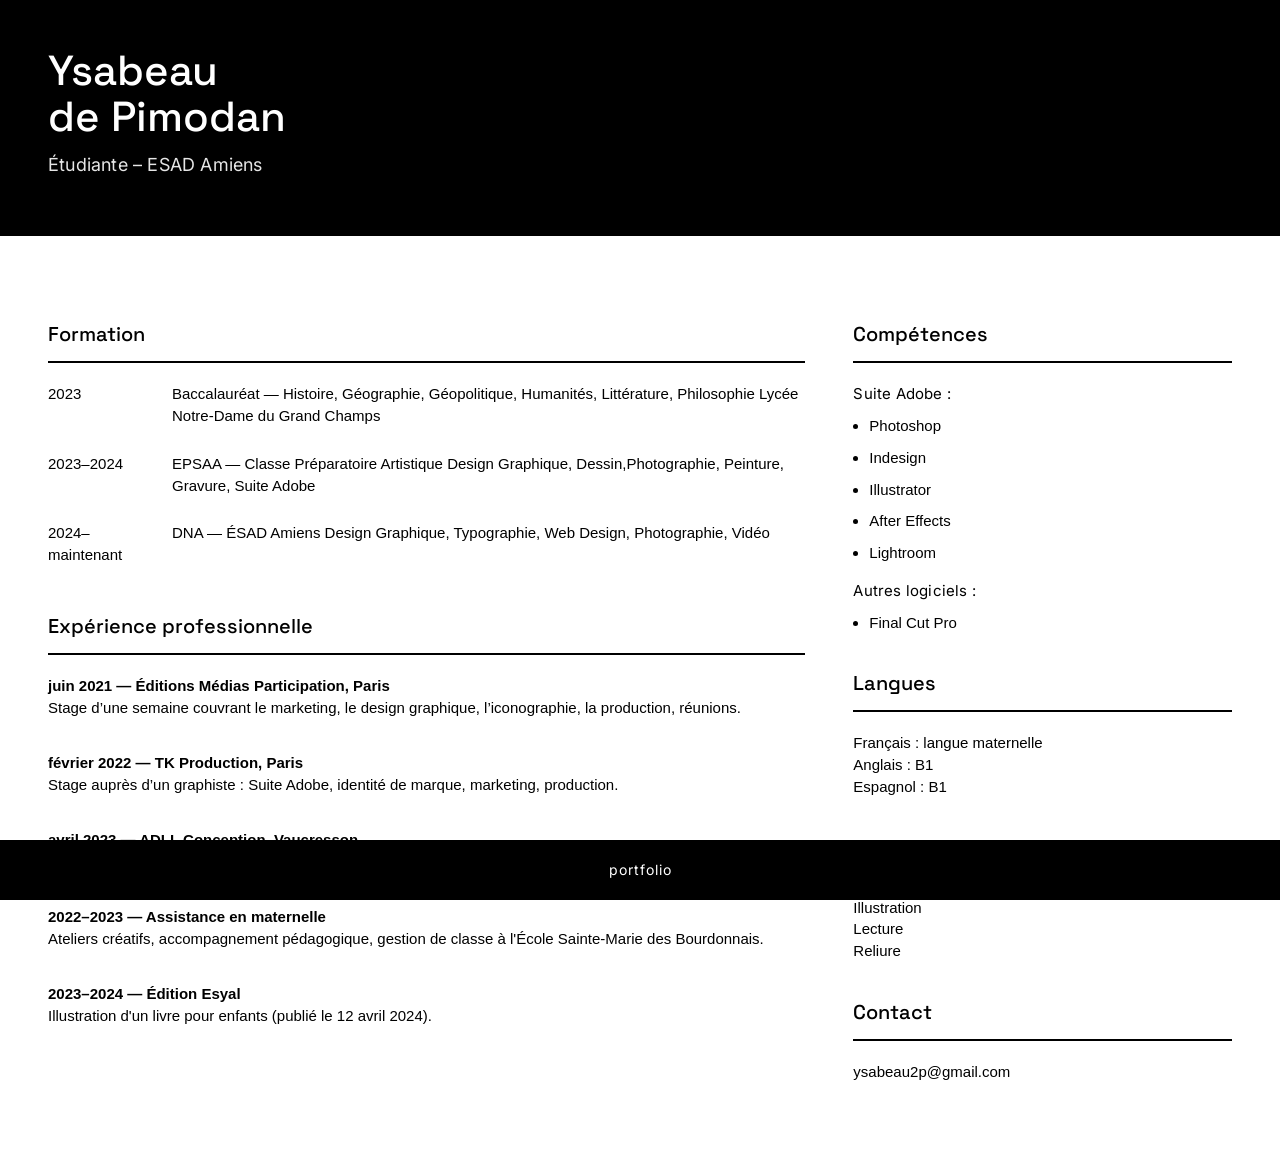
<file: cv.html>
<!DOCTYPE html>
<html lang="fr">
<head>
  <meta charset="UTF-8">
  <meta name="viewport" content="width=device-width, initial-scale=1.0">
  
  <!-- Titres : Space Grotesk / Sous-titres : Inter -->
  <link href="https://fonts.googleapis.com/css2?family=Inter:wght@300;400;500;600&family=Space+Grotesk:wght@300;400;500;600&display=swap" rel="stylesheet">

  <link rel="stylesheet" href="stylecv.css">
</head>

<body>

  <header class="header-black">
    <div>
      <h1>Ysabeau<br>de Pimodan</h1>
      <p class="subtitle-header">Étudiante – ESAD Amiens</p>
      
    </div>
  </header>

<main class="layout">
    
    <!-- COLONNE GAUCHE -->
    <section>

      <h2>Formation</h2>
      <div class="divider"></div>

      <div class="grid-2">
        <p>2023</p>
        <p>
          Baccalauréat — Histoire, Géographie, Géopolitique, Humanités, Littérature, Philosophie  
          Lycée Notre-Dame du Grand Champs
        </p>

        <p>2023–2024</p>
        <p>
          EPSAA — Classe Préparatoire Artistique  
          Design Graphique, Dessin,Photographie, Peinture, Gravure, Suite Adobe
        </p>

        <p>2024–maintenant</p>
        <p>
          DNA — ÉSAD Amiens  
          Design Graphique, Typographie, Web Design, Photographie, Vidéo
        </p>
      </div>

      <h2>Expérience professionnelle</h2>
      <div class="divider"></div>

      <div class="experience">

        <p><strong>juin 2021 — Éditions Médias Participation, Paris</strong><br>
        Stage d’une semaine couvrant le marketing, le design graphique, l’iconographie, la production, réunions.</p>

        <p><strong>février 2022 — TK Production, Paris</strong><br>
        Stage auprès d’un graphiste : Suite Adobe, identité de marque, marketing, production.</p>

        <p><strong>avril 2023 — ADLL Conception, Vaucresson</strong><br>
        Stage de 2 semaines auprès d’un architecte & chef de projet : plans, visites de chantier, inspections de projets.</p>

        <p><strong>2022–2023 — Assistance en maternelle</strong><br>
        Ateliers créatifs, accompagnement pédagogique, gestion de classe à l'École Sainte-Marie des Bourdonnais.</p>

        <p><strong>2023–2024 — Édition Esyal</strong><br>
        Illustration d'un livre pour enfants (publié le 12 avril 2024).</p>

      </div>

    </section>

    <!-- COLONNE DROITE -->
    <aside>

      <h2>Compétences</h2>
      <div class="divider"></div>
      
      <p class="label">Suite Adobe :</p>
      <ul>
        <li>Photoshop</li>
        <li>Indesign</li>
        <li>Illustrator</li>
        <li>After Effects</li>
        <li>Lightroom</li>
      </ul>

      <p class="label">Autres logiciels :</p>
      <ul>
        <li>Final Cut Pro</li>
      </ul>

      <h2>Langues</h2>
      <div class="divider"></div>
      <p>Français : langue maternelle<br>Anglais : B1<br>Espagnol : B1</p>

      <h2>Centres d'intérêts</h2>
      <div class="divider"></div>
      <p>
        Illustration<br>
        Lecture<br>
        Reliure
      </p>

      <h2>Contact</h2>
      <div class="divider"></div>
      <p>
        ysabeau2p@gmail.com<br>
      </p>

    </aside>

  </main>
 <div class="cv-fullbar">
     <a href="index.html" class="cv-fullbar-link">
       <span>portfolio</span>
     </a>
</div>  

</body>
</html>
</file>
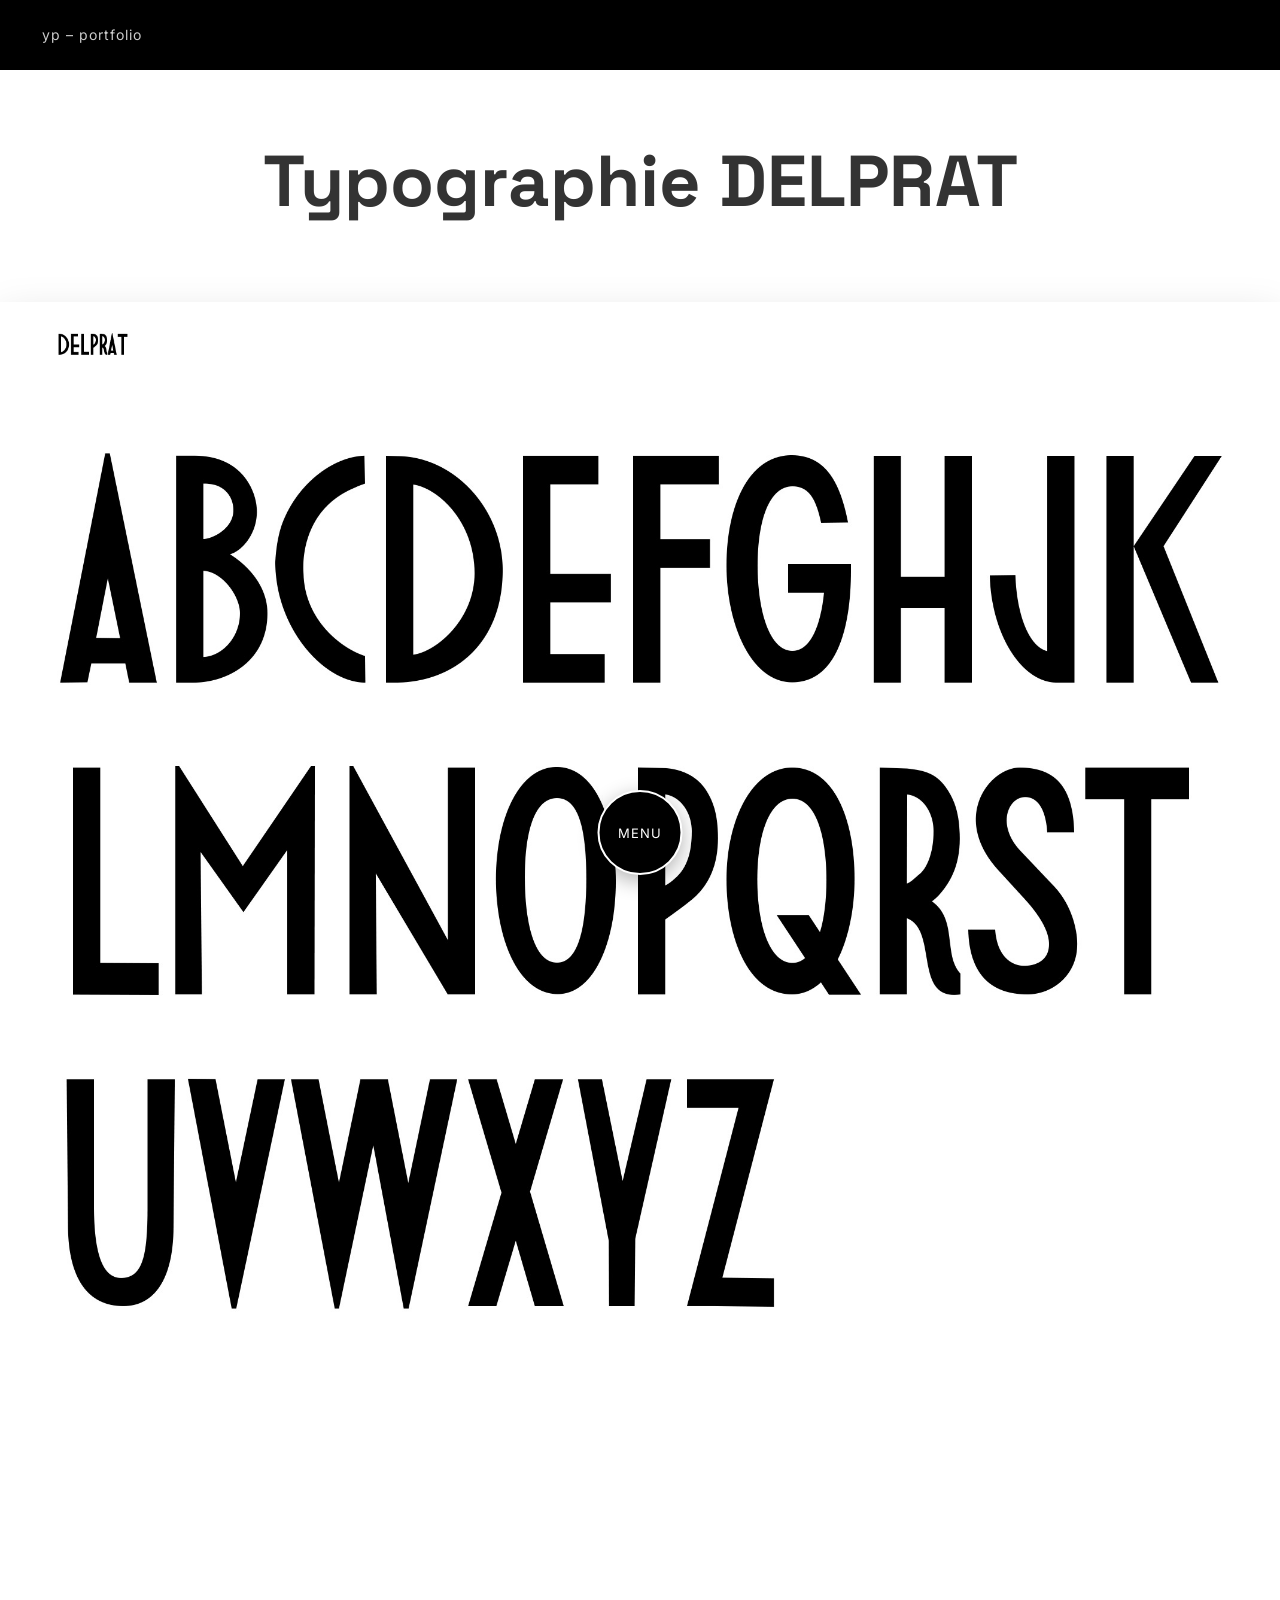
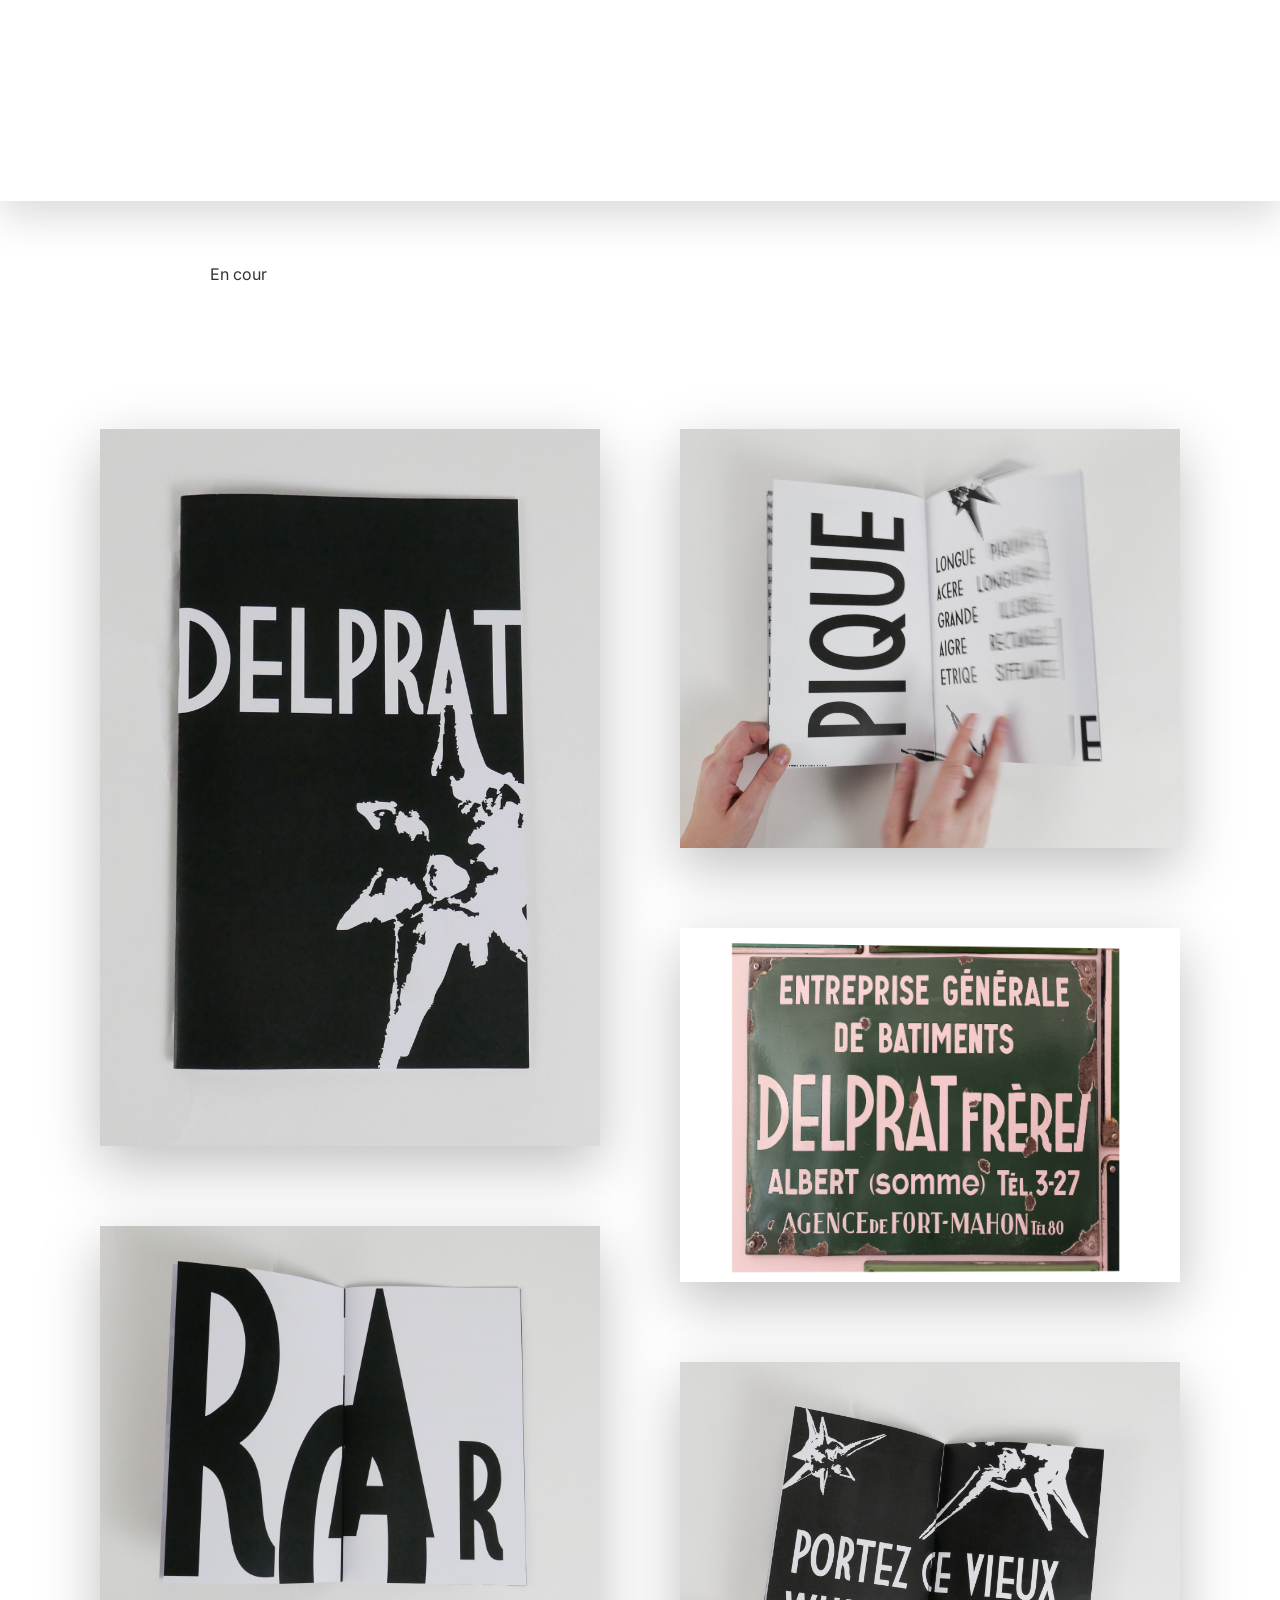
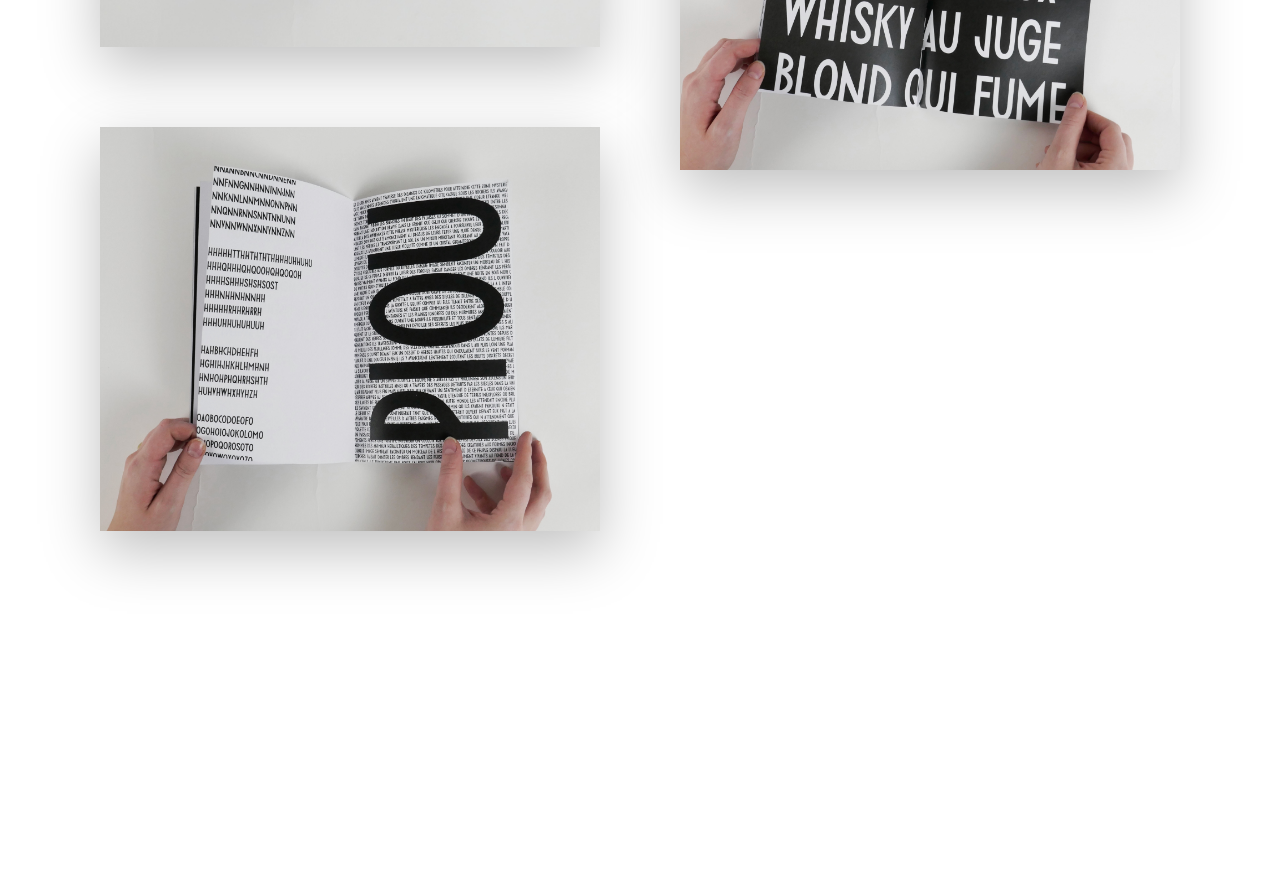
<file: delprat.html>
<!DOCTYPE html>
<html lang="fr">
<head>
    <meta charset="UTF-8">
    <meta name="viewport" content="width=device-width, initial-scale=1.0">
    <title>Porte à porteur – Ysabeau de Pimodan</title>
    <link rel="stylesheet" href="style.css">
    <style>
    /* Image de fond beaucoup plus discrète uniquement sur cette page */
    body::before {
        opacity: 0.07 !important;   /* très léger – mets 0.02 ou 0.04 selon ton goût */
    }
</style>
<style>
 

    /* ←←← NOUVEAU : IMAGE DU PROJET EN PLEINE LARGEUR ←←← */
    .project-fullwidth-image {
        width: 100vw !important;
        margin-left: calc(-50vw + 50%) !important;
        max-width: none !important;
        display: block;
        box-shadow: 0 15px 40px rgba(0,0,0,0.15);
        margin: 60px 0;
    }
    .project-gallery-editorial {
    display: grid;
    grid-template-columns: 1fr 1fr;
    gap: 20px;
    margin: 80px auto;
    padding: 0 20px;
    max-width: 1100px;
}

.project-gallery-editorial .big {
    grid-row: span 2;
    grid-column: 1;
}

.project-gallery-editorial img {
    width: 100%;
    height: auto;
    object-fit: cover;
    box-shadow: 0 12px 30px rgba(0,0,0,0.15);
    transition: transform 0.4s ease;
}

.project-gallery-editorial img:hover { transform: translateY(-6px); }

@media (min-width: 900px) {
    .project-gallery-editorial { gap: 30px; padding: 0 40px; }
}

</style>
<style>
    .project-gallery-masonry-3 {
        columns: 2;
        column-gap: 50px;
        width: 100vw;
        margin-left: calc(-50vw + 50%);      /* pleine largeur totale */
        padding: 120px 60px 160px;
        max-width: none;
        box-sizing: border-box;
    }

    .project-gallery-masonry-3 img {
        width: 100%;
        height: auto;
        display: block;
        margin-bottom: 50px;
        object-fit: contain;
        background: white;
        box-shadow: 0 20px 55px rgba(0,0,0,0.25);
        transition: all 0.6s ease;
        break-inside: avoid;
    }

    .project-gallery-masonry-3 img:hover {
        transform: translateY(-16px);
        box-shadow: 0 40px 100px rgba(0,0,0,0.4);
    }

    /* Desktop → 2 colonnes (idéal pour 3 images) */
    @media (min-width: 900px) {
        .project-gallery-masonry-3 {
            columns: 2;
            column-gap: 80px;
            padding: 140px 100px 180px;
        }
        .project-gallery-masonry-3 img { margin-bottom: 80px; }
    }

    /* Mobile → 1 colonne */
    @media (max-width: 640px) {
        .project-gallery-masonry-3 {
            columns: 1;
            column-gap: 0;
            padding: 80px 20px 100px;
        }
        .project-gallery-masonry-3 img { margin-bottom: 40px; }
    }
</style>
</style>
</style>

    <link href="https://fonts.googleapis.com/css2?family=Inter:wght@300;400;500;600;700&family=Space+Grotesk:wght@300;400;500;600;700&display=swap" rel="stylesheet">
</head>
<body>

    <!-- Barre noire du haut -->
    <div class="top-bar">
    <a href="../index.html" class="portfolio-title" style="margin-left: 12px;">
        YP – portfolio
    </a>
</div>

    <!-- Contenu du projet -->
    <section style="padding:120px 20px 160px; max-width:900px; margin:0 auto; font-family:var(--font-secondary); line-height:1.7; color:var(--gray-dark);">
        <h1 style="font-family:var(--font-primary); font-size:clamp(2.5rem,6vw,4.5rem); text-align:center; margin-bottom:50px;">
            Typographie DELPRAT
        </h1>
        
        <img src="delprat6.jpg" alt="Coffret d'artiste" class="project-fullwidth-image">

        <p>
            En cour
        </p>
        <p>
            

        </p>
        <p>
        
         
        </p>
        </div>
        <!-- 6 images – mise en page éditoriale -->
<!-- 6 images – effet masonry aléatoire sur toute la largeur -->
<!-- 4 images – masonry aléatoire pleine largeur -->
<!-- 3 images – masonry aléatoire pleine largeur -->
<div class="project-gallery-masonry-3">
    <img src="delprat.jpg"  alt="Vue générale">
    <img src="delprat2.jpg"  alt="Détail 1">
    <img src="delprat3.jpg" alt="Détail 2">
    <img src="delprat4.jpg" alt="Détail 2">
    <img src="delpratportfolio.jpg" alt="Détail 2">
    <img src="delprat5.jpg" alt="Détail 2">
    
    
</div>
    <!-- tu peux en mettre 4, 5 ou 6, ça s’adapte automatiquement -->
</div>
</div> 
    </section>

    <!-- MENU CIRCULAIRE (exactement comme sur index.html) -->
    <nav class="target-menu">
        <button class="menu-toggle">
            <span class="menu-label">Menu</span>
        </button>
        
        <div class="target-circles">
            <a href="index.html#main" class="target-circle circle-1">
                <svg class="circular-text" viewBox="0 0 80 80" width="80" height="80">
                    <path id="circle-1-path" d="M 5, 45 A 35, 35 0 0, 1 75, 45" fill="none"/>
                    <text font-family="Inter, sans-serif" font-size="11" font-weight="600" letter-spacing="1.5px" fill="currentColor">
                        <textPath href="#circle-1-path" startOffset="50%" text-anchor="middle">Accueil</textPath>
                    </text>
                </svg>
            </a>
            
            <a href="index.html#about" class="target-circle circle-2">
                <svg class="circular-text" viewBox="0 0 120 120" width="120" height="120">
                    <path id="circle-2-path" d="M 10, 60 A 50, 50 0 0, 1 110, 60" fill="none"/>
                    <text font-family="Inter, sans-serif" font-size="11" font-weight="600" letter-spacing="1.5px" fill="currentColor">
                        <textPath href="#circle-2-path" startOffset="50%" text-anchor="middle">À propos</textPath>
                    </text>
                </svg>
            </a>
            
            <a href="cv.html" class="target-circle circle-3">
                <svg class="circular-text" viewBox="0 0 160 160" width="160" height="160">
                    <path id="circle-3-path" d="M 10, 80 A 70, 70 0 0, 1 150, 80" fill="none"/>
                    <text font-family="Inter, sans-serif" font-size="12" font-weight="600" letter-spacing="1.5px" fill="currentColor">
                        <textPath href="#circle-3-path" startOffset="50%" text-anchor="middle">CV</textPath>
                    </text>
                </svg>
            </a>
            
            <a href="index.html#projects" class="target-circle circle-4">
                <svg class="circular-text" viewBox="0 0 200 200" width="200" height="200">
                    <path id="circle-4-path" d="M 10, 100 A 90, 90 0 0, 1 190, 100" fill="none"/>
                    <text font-family="Inter, sans-serif" font-size="13" font-weight="600" letter-spacing="1.5px" fill="currentColor">
                        <textPath href="#circle-4-path" startOffset="50%" text-anchor="middle">Projets</textPath>
                    </text>
                </svg>
            </a>
        </div>
    </nav>

    <script src="script.js"></script>
</body>
</html>
</file>
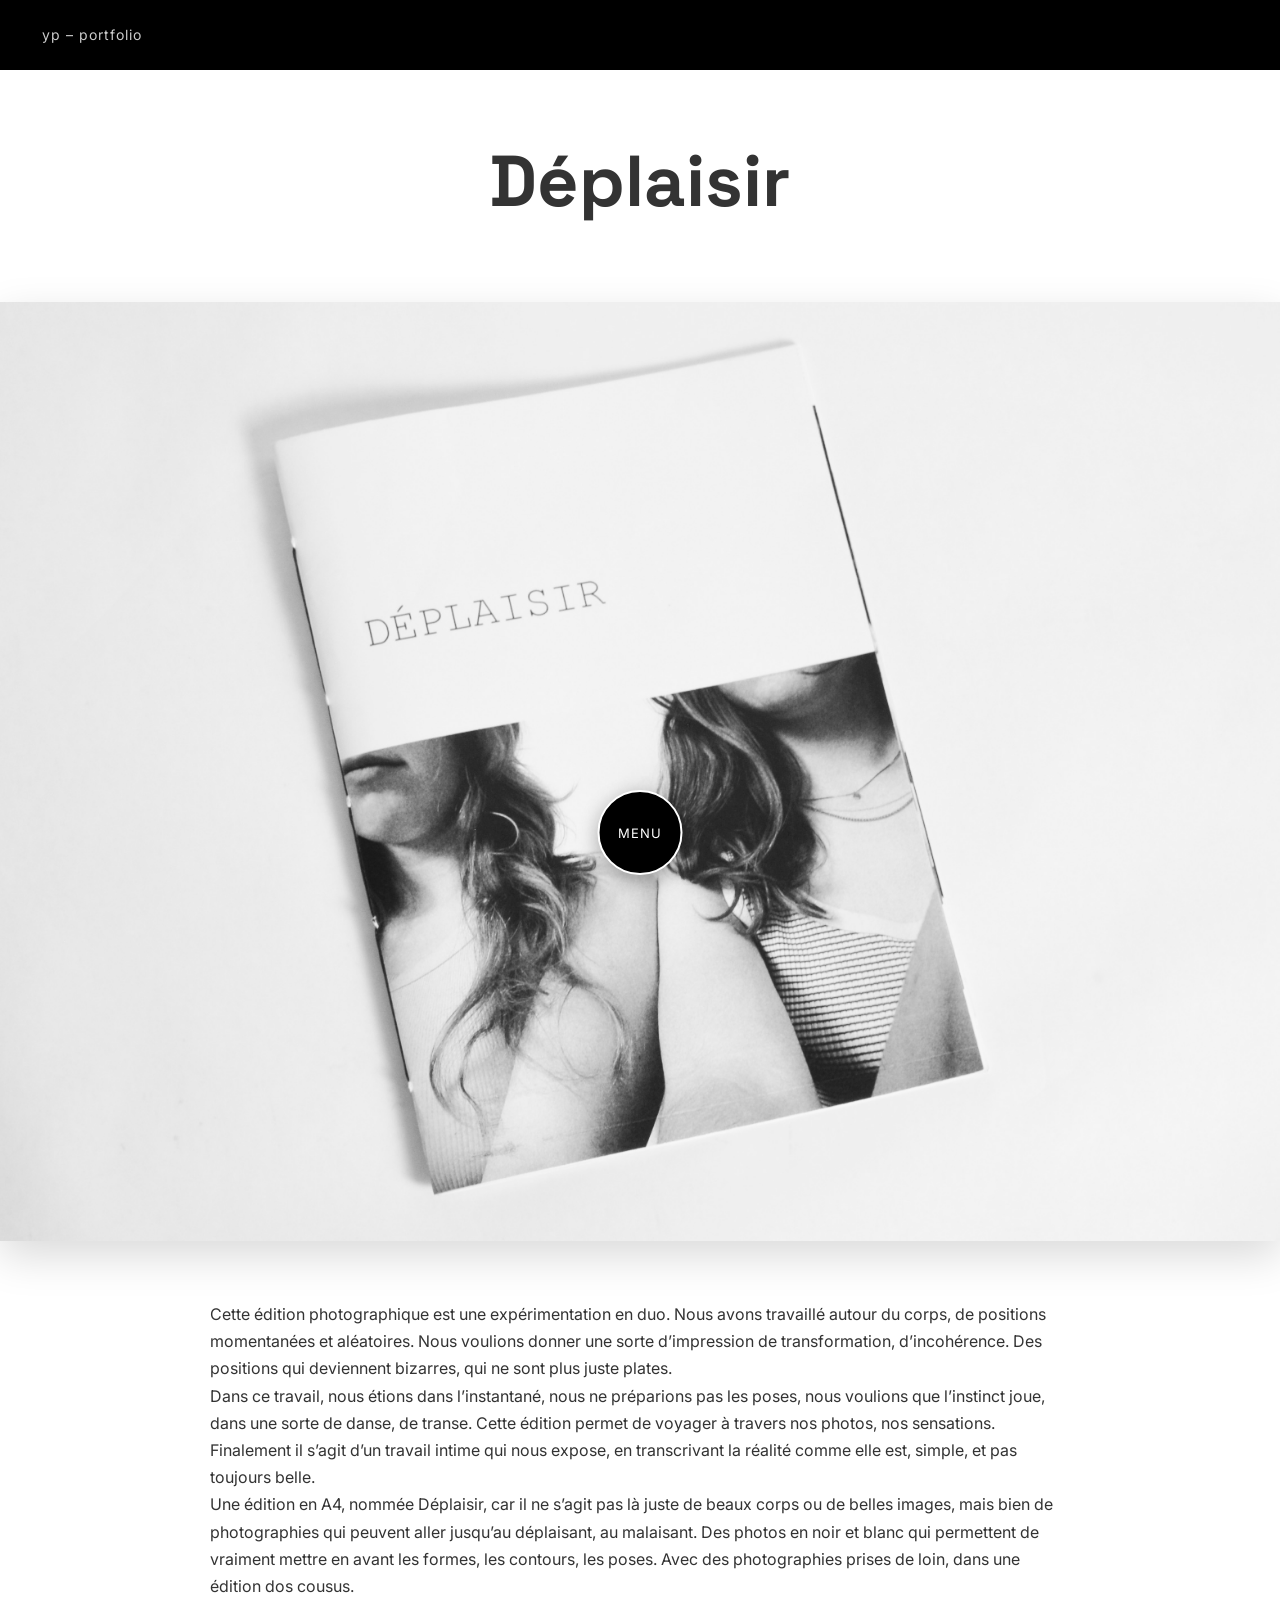
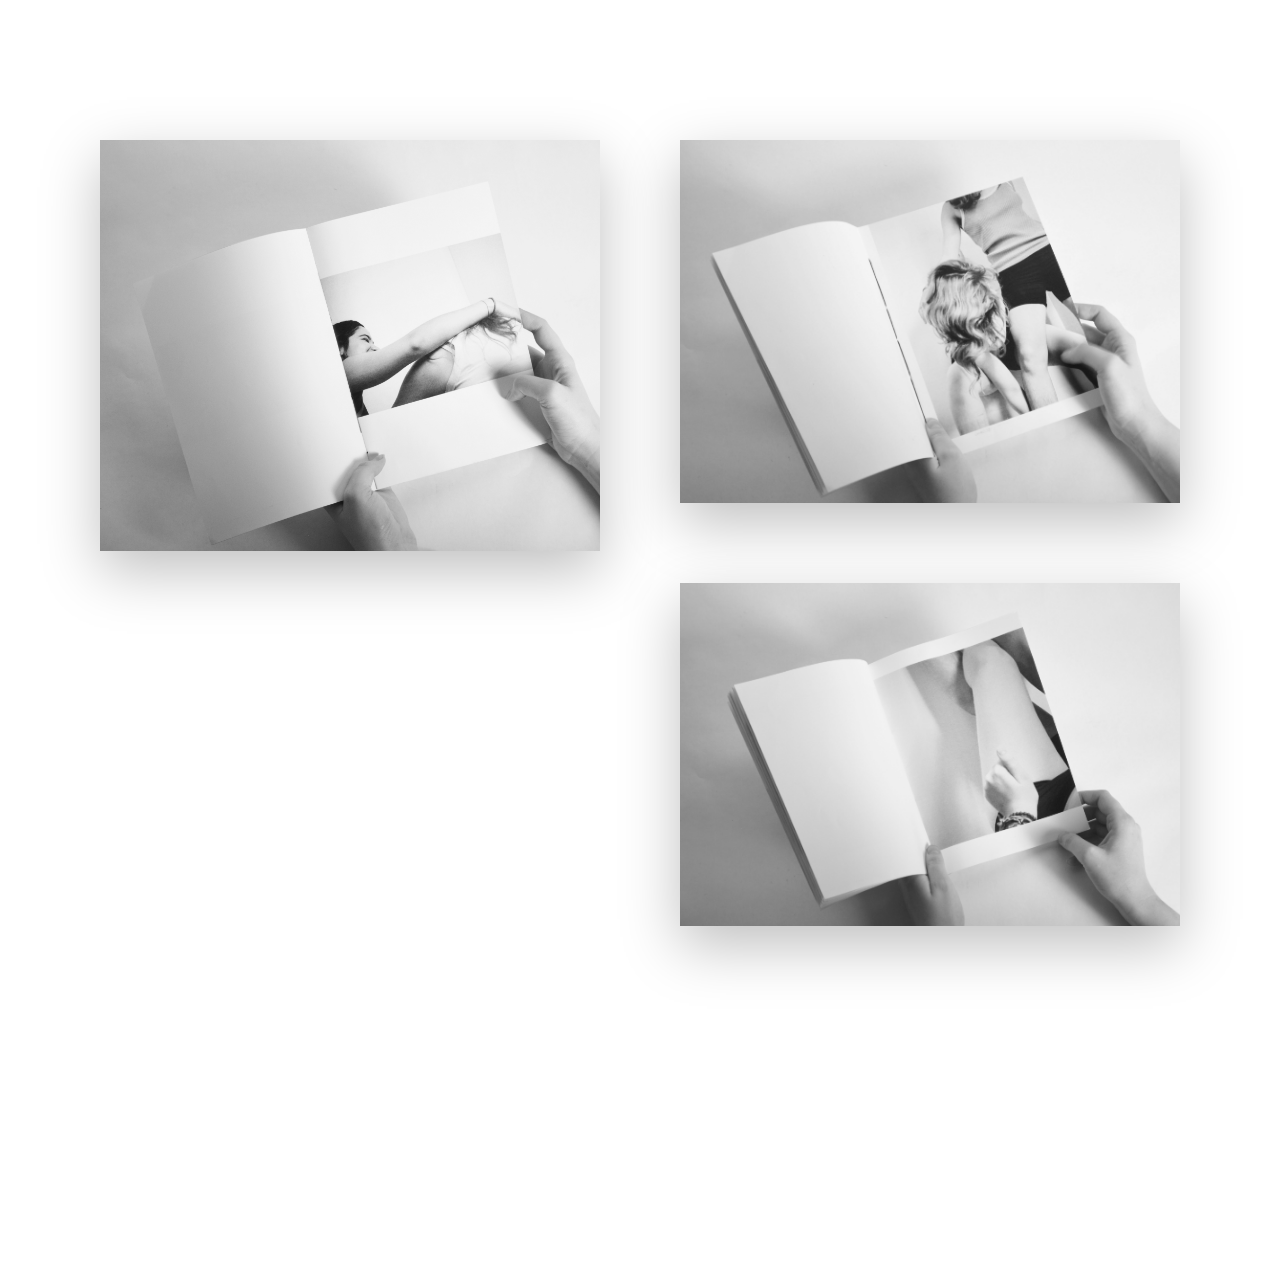
<file: deplaisir.html>
<!DOCTYPE html>
<html lang="fr">
<head>
    <meta charset="UTF-8">
    <meta name="viewport" content="width=device-width, initial-scale=1.0">
    <title>Porte à porteur – Ysabeau de Pimodan</title>
    <link rel="stylesheet" href="style.css">
    <style>
    /* Image de fond beaucoup plus discrète uniquement sur cette page */
    body::before {
        opacity: 0.07 !important;   /* très léger – mets 0.02 ou 0.04 selon ton goût */
    }
</style>
<style>
 

    /* ←←← NOUVEAU : IMAGE DU PROJET EN PLEINE LARGEUR ←←← */
    .project-fullwidth-image {
        width: 100vw !important;
        margin-left: calc(-50vw + 50%) !important;
        max-width: none !important;
        display: block;
        box-shadow: 0 15px 40px rgba(0,0,0,0.15);
        margin: 60px 0;
    }
    .project-gallery-editorial {
    display: grid;
    grid-template-columns: 1fr 1fr;
    gap: 20px;
    margin: 80px auto;
    padding: 0 20px;
    max-width: 1100px;
}

.project-gallery-editorial .big {
    grid-row: span 2;
    grid-column: 1;
}

.project-gallery-editorial img {
    width: 100%;
    height: auto;
    object-fit: cover;
    box-shadow: 0 12px 30px rgba(0,0,0,0.15);
    transition: transform 0.4s ease;
}

.project-gallery-editorial img:hover { transform: translateY(-6px); }

@media (min-width: 900px) {
    .project-gallery-editorial { gap: 30px; padding: 0 40px; }
}

</style>
<style>
    .project-gallery-masonry-3 {
        columns: 2;
        column-gap: 50px;
        width: 100vw;
        margin-left: calc(-50vw + 50%);      /* pleine largeur totale */
        padding: 120px 60px 160px;
        max-width: none;
        box-sizing: border-box;
    }

    .project-gallery-masonry-3 img {
        width: 100%;
        height: auto;
        display: block;
        margin-bottom: 50px;
        object-fit: contain;
        background: white;
        box-shadow: 0 20px 55px rgba(0,0,0,0.25);
        transition: all 0.6s ease;
        break-inside: avoid;
    }

    .project-gallery-masonry-3 img:hover {
        transform: translateY(-16px);
        box-shadow: 0 40px 100px rgba(0,0,0,0.4);
    }

    /* Desktop → 2 colonnes (idéal pour 3 images) */
    @media (min-width: 900px) {
        .project-gallery-masonry-3 {
            columns: 2;
            column-gap: 80px;
            padding: 140px 100px 180px;
        }
        .project-gallery-masonry-3 img { margin-bottom: 80px; }
    }

    /* Mobile → 1 colonne */
    @media (max-width: 640px) {
        .project-gallery-masonry-3 {
            columns: 1;
            column-gap: 0;
            padding: 80px 20px 100px;
        }
        .project-gallery-masonry-3 img { margin-bottom: 40px; }
    }
</style>
</style>
</style>

    <link href="https://fonts.googleapis.com/css2?family=Inter:wght@300;400;500;600;700&family=Space+Grotesk:wght@300;400;500;600;700&display=swap" rel="stylesheet">
</head>
<body>

    <!-- Barre noire du haut -->
    <div class="top-bar">
    <a href="../index.html" class="portfolio-title" style="margin-left: 12px;">
        YP – portfolio
    </a>
</div>

    <!-- Contenu du projet -->
    <section style="padding:120px 20px 160px; max-width:900px; margin:0 auto; font-family:var(--font-secondary); line-height:1.7; color:var(--gray-dark);">
        <h1 style="font-family:var(--font-primary); font-size:clamp(2.5rem,6vw,4.5rem); text-align:center; margin-bottom:50px;">
            Déplaisir 
        </h1>
        
        <img src="deplaisir1.jpg" alt="Coffret d'artiste" class="project-fullwidth-image">

        <p>
            Cette édition photographique est une expérimentation en duo. Nous avons travaillé autour du corps, de positions momentanées et aléatoires. Nous voulions donner une sorte d’impression de transformation, d’incohérence. Des positions qui deviennent bizarres, qui ne sont plus juste plates.
        </p>
        <p>
            Dans ce travail, nous étions dans l’instantané, nous ne préparions pas les poses, nous voulions que l’instinct joue, dans une sorte de danse, de transe. Cette édition permet de voyager à travers nos photos, nos sensations. Finalement il s’agit d’un travail intime qui nous expose, en transcrivant la réalité comme elle est, simple, et pas toujours belle.
        </p>
        <p>
            Une édition en A4, nommée Déplaisir, car il ne s’agit pas là juste de beaux corps ou de belles images, mais bien de photographies qui peuvent aller jusqu’au déplaisant, au malaisant. Des photos en noir et blanc qui permettent de vraiment mettre en avant les formes, les contours, les poses. Avec des photographies prises de loin, dans une édition dos cousus.
        </p>
        </div>
        <!-- 6 images – mise en page éditoriale -->
<!-- 6 images – effet masonry aléatoire sur toute la largeur -->
<!-- 4 images – masonry aléatoire pleine largeur -->
<!-- 3 images – masonry aléatoire pleine largeur -->
<div class="project-gallery-masonry-3">
    <img src="deplaisir2.jpg"  alt="Vue générale">
    <img src="deplaisir3.jpg"  alt="Détail 1">
    <img src="deplaisir4.jpg" alt="Détail 2">
    
</div>
    <!-- tu peux en mettre 4, 5 ou 6, ça s’adapte automatiquement -->
</div>
</div> 
    </section>

    <!-- MENU CIRCULAIRE (exactement comme sur index.html) -->
    <nav class="target-menu">
        <button class="menu-toggle">
            <span class="menu-label">Menu</span>
        </button>
        
        <div class="target-circles">
            <a href="index.html#main" class="target-circle circle-1">
                <svg class="circular-text" viewBox="0 0 80 80" width="80" height="80">
                    <path id="circle-1-path" d="M 5, 48 A 35, 35 0 0, 1 75, 48" fill="none"/>
                    <text font-family="Inter, sans-serif" font-size="11" font-weight="600" letter-spacing="1.5px" fill="currentColor">
                        <textPath href="#circle-1-path" startOffset="50%" text-anchor="middle">Accueil</textPath>
                    </text>
                </svg>
            </a>
            
            <a href="index.html#about" class="target-circle circle-2">
                <svg class="circular-text" viewBox="0 0 120 120" width="120" height="120">
                    <path id="circle-2-path" d="M 10, 65 A 50, 50 0 0, 1 110, 65" fill="none"/>
                    <text font-family="Inter, sans-serif" font-size="11" font-weight="600" letter-spacing="1.5px" fill="currentColor">
                        <textPath href="#circle-2-path" startOffset="50%" text-anchor="middle">À propos</textPath>
                    </text>
                </svg>
            </a>
            
            <a href="cv.html" class="target-circle circle-3">
                <svg class="circular-text" viewBox="0 0 160 160" width="160" height="160">
                    <path id="circle-3-path" d="M 10, 84 A 70, 70 0 0, 1 150, 84" fill="none"/>
                    <text font-family="Inter, sans-serif" font-size="12" font-weight="600" letter-spacing="1.5px" fill="currentColor">
                        <textPath href="#circle-3-path" startOffset="50%" text-anchor="middle">CV</textPath>
                    </text>
                </svg>
            </a>
            
            <a href="index.html#projects" class="target-circle circle-4">
                <svg class="circular-text" viewBox="0 0 200 200" width="200" height="200">
                    <path id="circle-4-path" d="M 10, 105 A 90, 90 0 0, 1 190, 105" fill="none"/>
                    <text font-family="Inter, sans-serif" font-size="13" font-weight="600" letter-spacing="1.5px" fill="currentColor">
                        <textPath href="#circle-4-path" startOffset="50%" text-anchor="middle">Projets</textPath>
                    </text>
                </svg>
            </a>
        </div>
    </nav>

    <script src="script.js"></script>
</body>
</html>
</file>
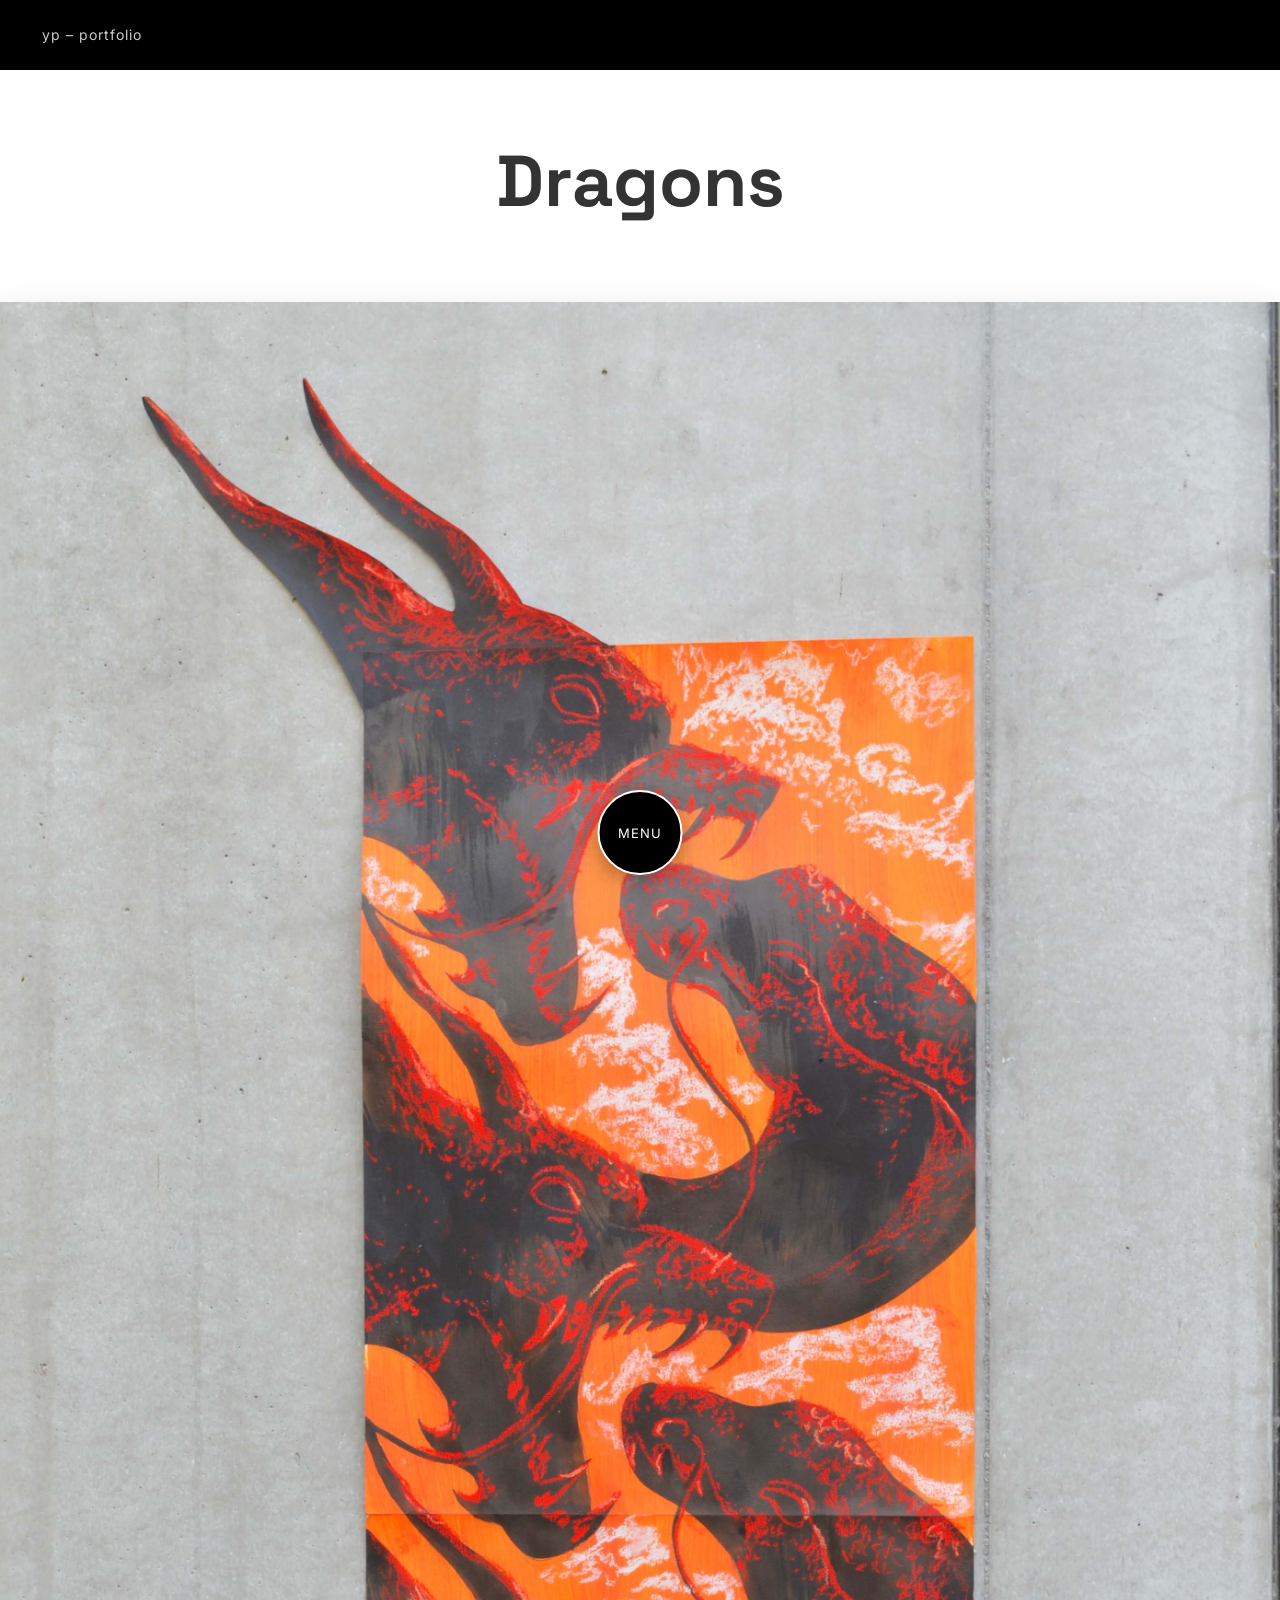
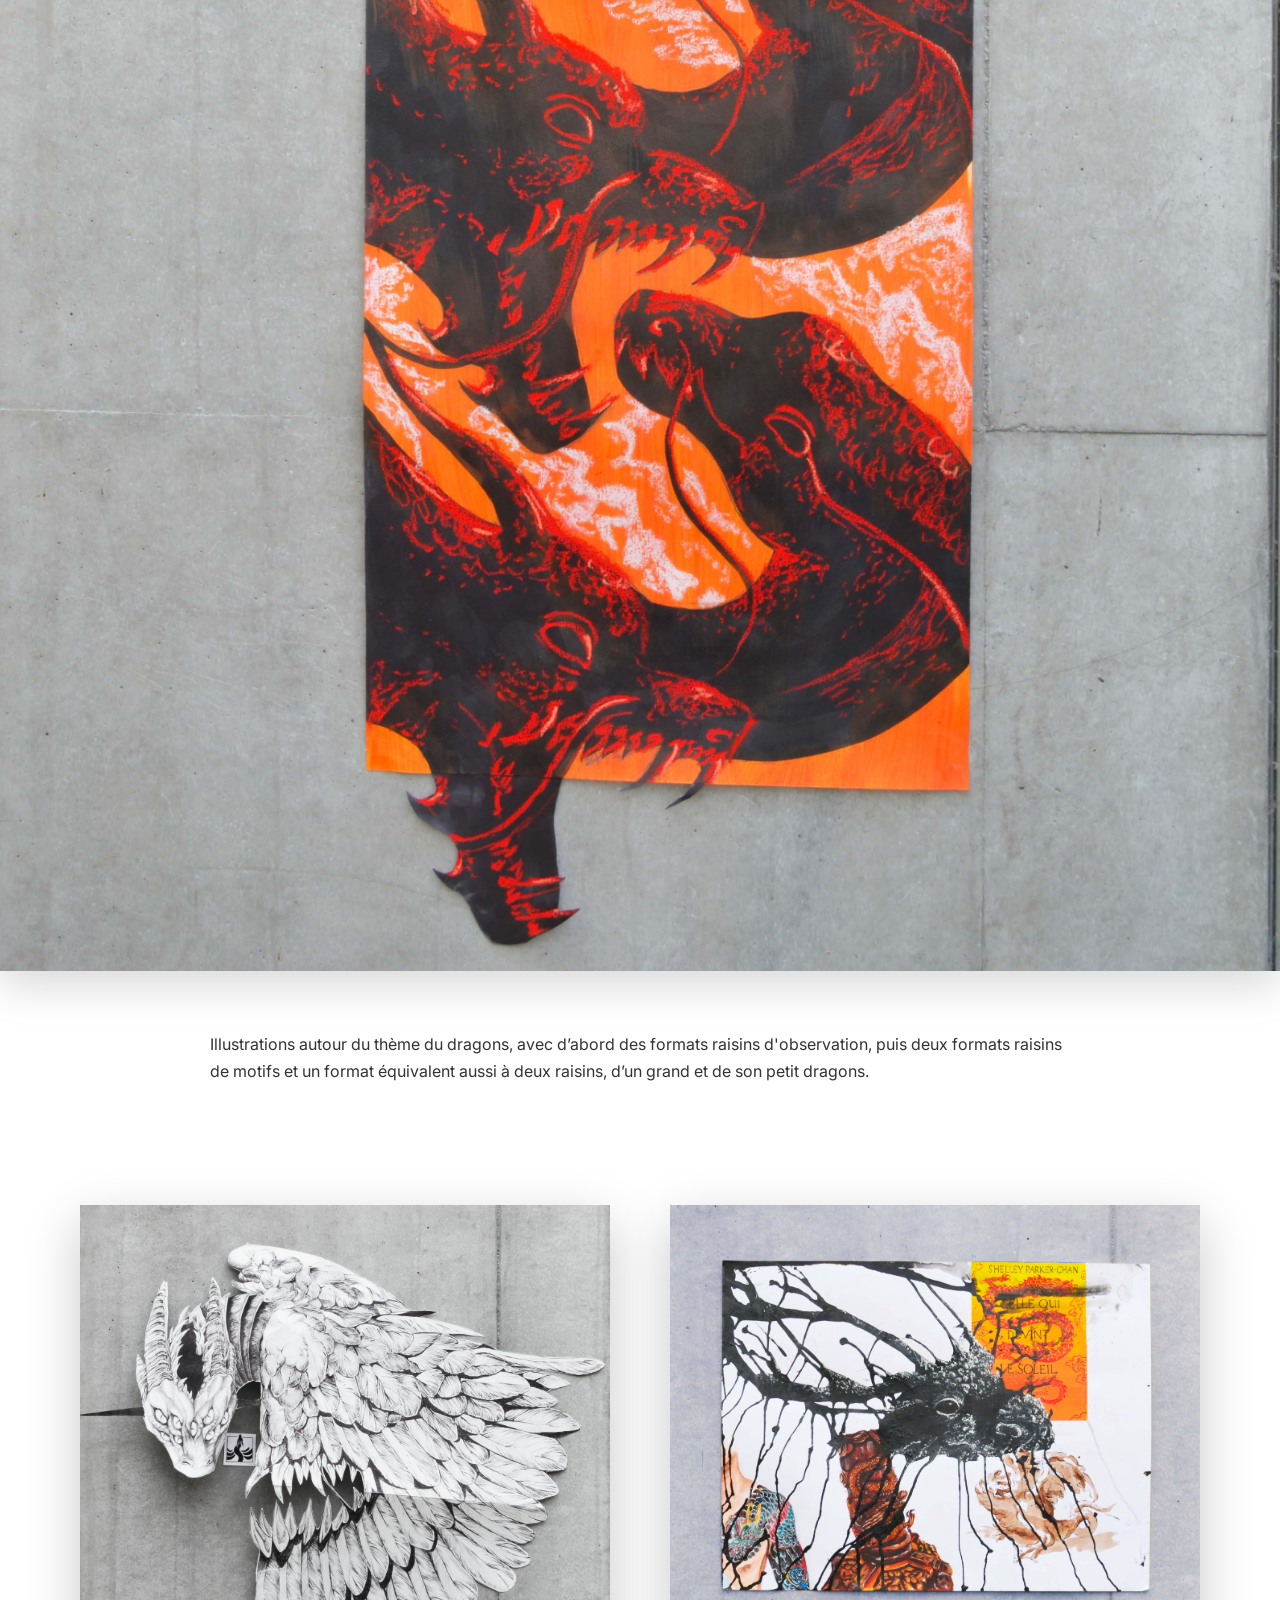
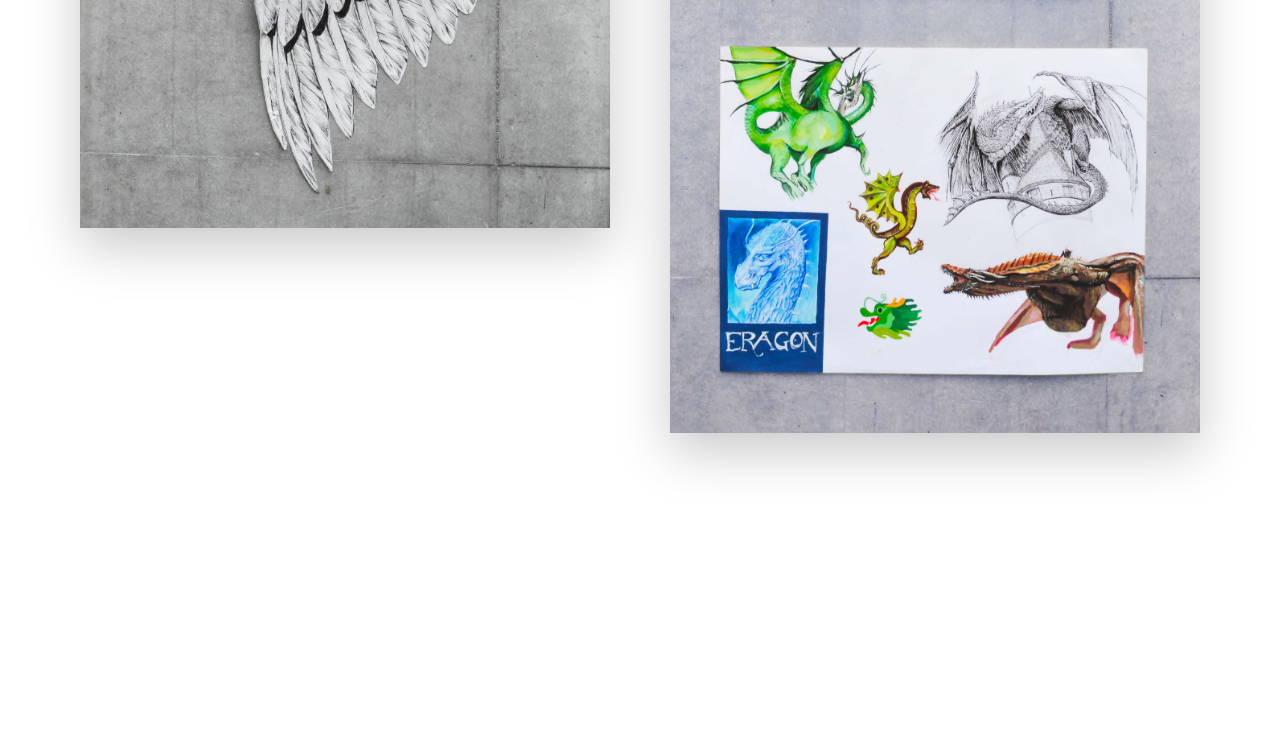
<file: dragons.html>
<!DOCTYPE html>
<html lang="fr">
<head>
    <meta charset="UTF-8">
    <meta name="viewport" content="width=device-width, initial-scale=1.0">
    <title>Porte à porteur – Ysabeau de Pimodan</title>
    <link rel="stylesheet" href="style.css">
    <style>
    /* Image de fond beaucoup plus discrète uniquement sur cette page */
    body::before {
        opacity: 0.07 !important;   /* très léger – mets 0.02 ou 0.04 selon ton goût */
    }
</style>
<style>
 

    /* ←←← NOUVEAU : IMAGE DU PROJET EN PLEINE LARGEUR ←←← */
    .project-fullwidth-image {
        width: 100vw !important;
        margin-left: calc(-50vw + 50%) !important;
        max-width: none !important;
        display: block;
        box-shadow: 0 15px 40px rgba(0,0,0,0.15);
        margin: 60px 0;
    }
    .project-gallery-editorial {
    display: grid;
    grid-template-columns: 1fr 1fr;
    gap: 20px;
    margin: 80px auto;
    padding: 0 20px;
    max-width: 1100px;
}

.project-gallery-editorial .big {
    grid-row: span 2;
    grid-column: 1;
}

.project-gallery-editorial img {
    width: 100%;
    height: auto;
    object-fit: cover;
    box-shadow: 0 12px 30px rgba(0,0,0,0.15);
    transition: transform 0.4s ease;
}

.project-gallery-editorial img:hover { transform: translateY(-6px); }

@media (min-width: 900px) {
    .project-gallery-editorial { gap: 30px; padding: 0 40px; }
}

</style>
<style>
    .project-gallery-masonry-4 {
        columns: 2;
        column-gap: 40px;
        width: 100vw;
        margin-left: calc(-50vw + 50%);      /* pleine largeur totale */
        padding: 100px 50px 140px;
        max-width: none;
        box-sizing: border-box;
    }

    .project-gallery-masonry-4 img {
        width: 100%;
        height: auto;
        display: block;
        margin-bottom: 40px;
        object-fit: contain;
        background: white;
        box-shadow: 0 18px 50px rgba(0,0,0,0.22);
        transition: all 0.6s ease;
        break-inside: avoid;
    }

    .project-gallery-masonry-4 img:hover {
        transform: translateY(-14px);
        box-shadow: 0 35px 90px rgba(0,0,0,0.38);
    }

    /* Desktop → 2 colonnes (parfait pour 4 images) */
    @media (min-width: 900px) {
        .project-gallery-masonry-4 {
            columns: 2;
            column-gap: 60px;
            padding: 120px 80px 160px;
        }
        .project-gallery-masonry-4 img { margin-bottom: 60px; }
    }

    /* Mobile → 1 colonne */
    @media (max-width: 640px) {
        .project-gallery-masonry-4 {
            columns: 1;
            column-gap: 0;
            padding: 80px 20px;
        }
        .project-gallery-masonry-4 img { margin-bottom: 40px; }
    }
</style>
</style>

    <link href="https://fonts.googleapis.com/css2?family=Inter:wght@300;400;500;600;700&family=Space+Grotesk:wght@300;400;500;600;700&display=swap" rel="stylesheet">
</head>
<body>

    <!-- Barre noire du haut -->
    <div class="top-bar">
    <a href="../index.html" class="portfolio-title" style="margin-left: 12px;">
        YP – portfolio
    </a>
</div>

    <!-- Contenu du projet -->
    <section style="padding:120px 20px 160px; max-width:900px; margin:0 auto; font-family:var(--font-secondary); line-height:1.7; color:var(--gray-dark);">
        <h1 style="font-family:var(--font-primary); font-size:clamp(2.5rem,6vw,4.5rem); text-align:center; margin-bottom:50px;">
            Dragons
        </h1>
        
        <img src="dragon.jpg" alt="Coffret d'artiste" class="project-fullwidth-image">

        <p>
            Illustrations autour du thème du dragons, avec d’abord des formats raisins d'observation, puis deux formats raisins de motifs et un format équivalent aussi à deux raisins, d’un grand et de son petit dragons.
        <p>
             
        </p>
        <p>
            
        </p>
        </div>
        <!-- 6 images – mise en page éditoriale -->
<!-- 6 images – effet masonry aléatoire sur toute la largeur -->
<!-- 4 images – masonry aléatoire pleine largeur -->
<div class="project-gallery-masonry-4">
    <img src="dragons2.jpg"   alt="Coffret d'artiste – Vue générale">
    <img src="dragons3.jpg"   alt="Détail 1">

  
    <!-- tu peux en mettre 4, 5 ou 6, ça s’adapte automatiquement -->
</div>
</div> 
    </section>

    <!-- MENU CIRCULAIRE (exactement comme sur index.html) -->
    <nav class="target-menu">
        <button class="menu-toggle">
            <span class="menu-label">Menu</span>
        </button>
        
        <div class="target-circles">
            <a href="index.html#main" class="target-circle circle-1">
                <svg class="circular-text" viewBox="0 0 80 80" width="80" height="80">
                    <path id="circle-1-path" d="M 5, 48 A 35, 35 0 0, 1 75, 48" fill="none"/>
                    <text font-family="Inter, sans-serif" font-size="11" font-weight="600" letter-spacing="1.5px" fill="currentColor">
                        <textPath href="#circle-1-path" startOffset="50%" text-anchor="middle">Accueil</textPath>
                    </text>
                </svg>
            </a>
            
            <a href="index.html#about" class="target-circle circle-2">
                <svg class="circular-text" viewBox="0 0 120 120" width="120" height="120">
                    <path id="circle-2-path" d="M 10, 65 A 50, 50 0 0, 1 110, 65" fill="none"/>
                    <text font-family="Inter, sans-serif" font-size="11" font-weight="600" letter-spacing="1.5px" fill="currentColor">
                        <textPath href="#circle-2-path" startOffset="50%" text-anchor="middle">À propos</textPath>
                    </text>
                </svg>
            </a>
            
            <a href="cv.html" class="target-circle circle-3">
                <svg class="circular-text" viewBox="0 0 160 160" width="160" height="160">
                    <path id="circle-3-path" d="M 10, 84 A 70, 70 0 0, 1 150, 84" fill="none"/>
                    <text font-family="Inter, sans-serif" font-size="12" font-weight="600" letter-spacing="1.5px" fill="currentColor">
                        <textPath href="#circle-3-path" startOffset="50%" text-anchor="middle">CV</textPath>
                    </text>
                </svg>
            </a>
            
            <a href="index.html#projects" class="target-circle circle-4">
                <svg class="circular-text" viewBox="0 0 200 200" width="200" height="200">
                    <path id="circle-4-path" d="M 10, 105 A 90, 90 0 0, 1 190, 105" fill="none"/>
                    <text font-family="Inter, sans-serif" font-size="13" font-weight="600" letter-spacing="1.5px" fill="currentColor">
                        <textPath href="#circle-4-path" startOffset="50%" text-anchor="middle">Projets</textPath>
                    </text>
                </svg>
            </a>
        </div>
    </nav>

    <script src="script.js"></script>
</body>
</html>
</file>
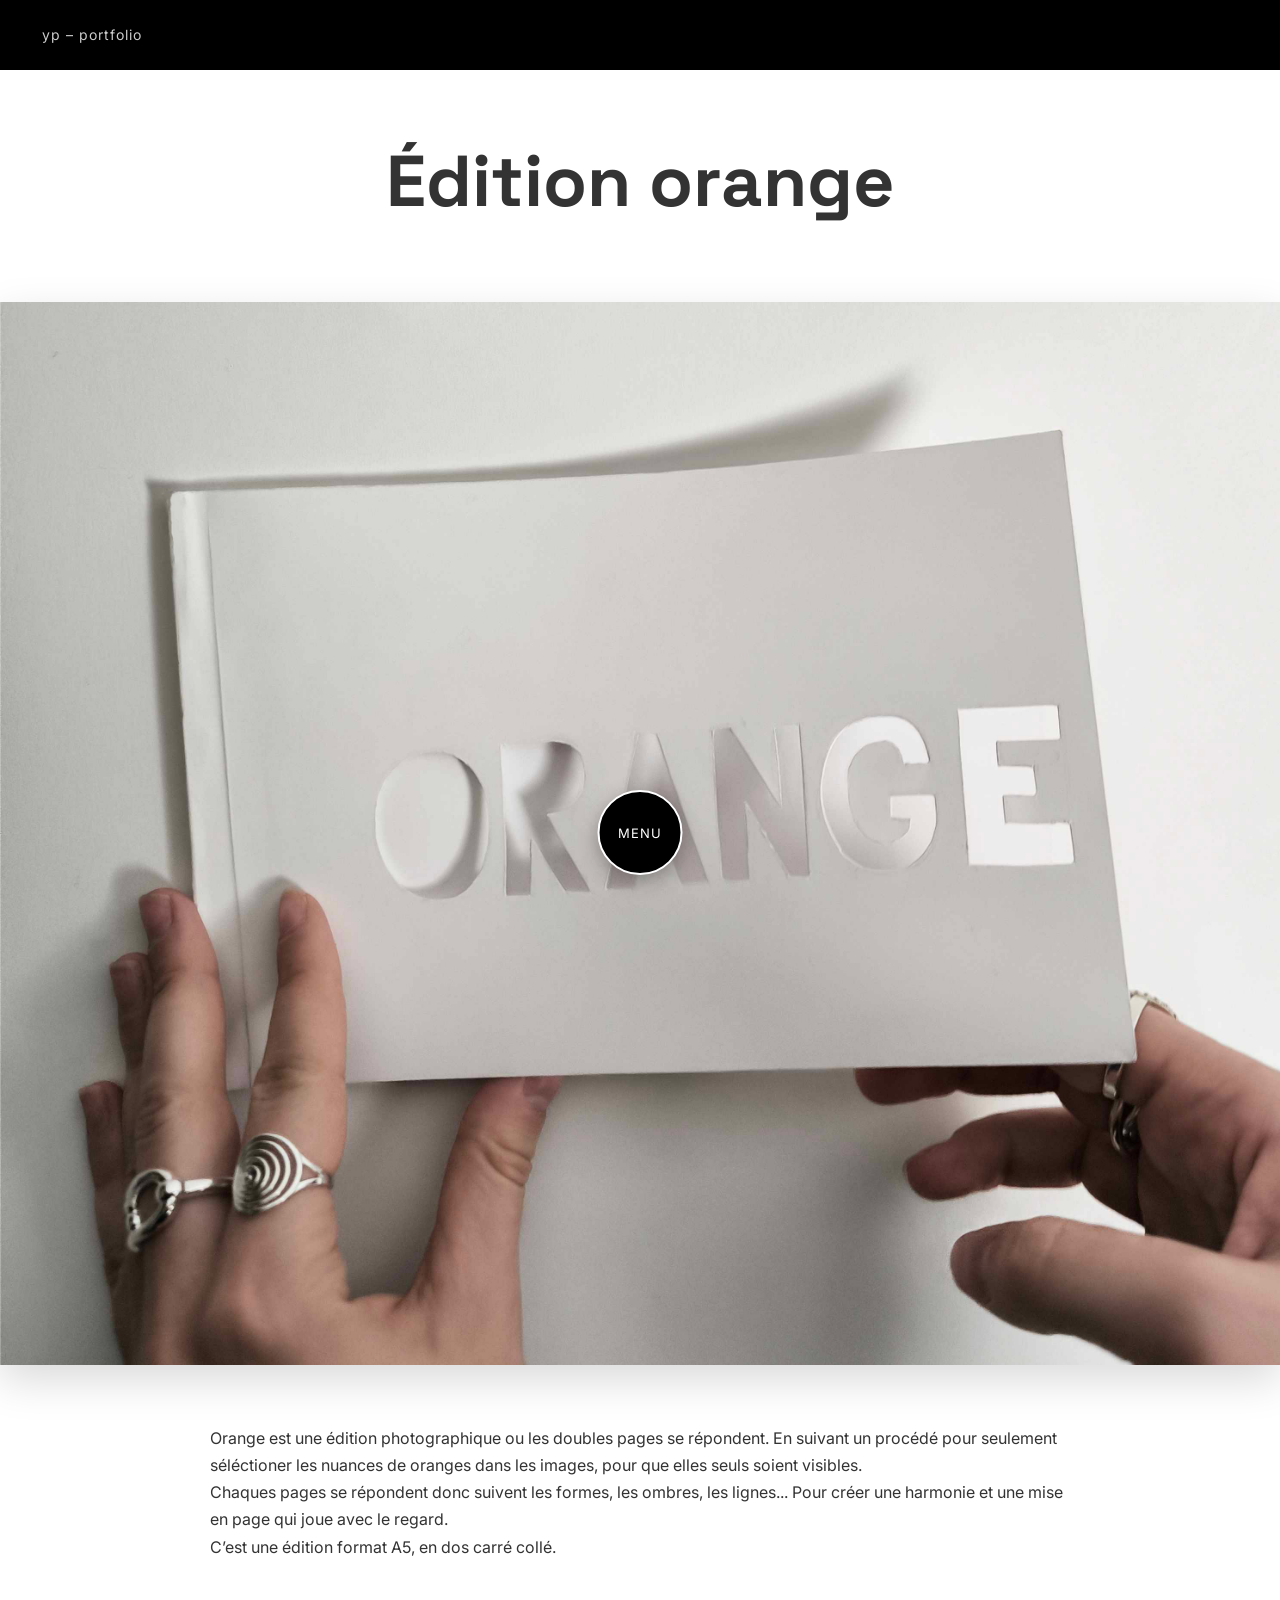
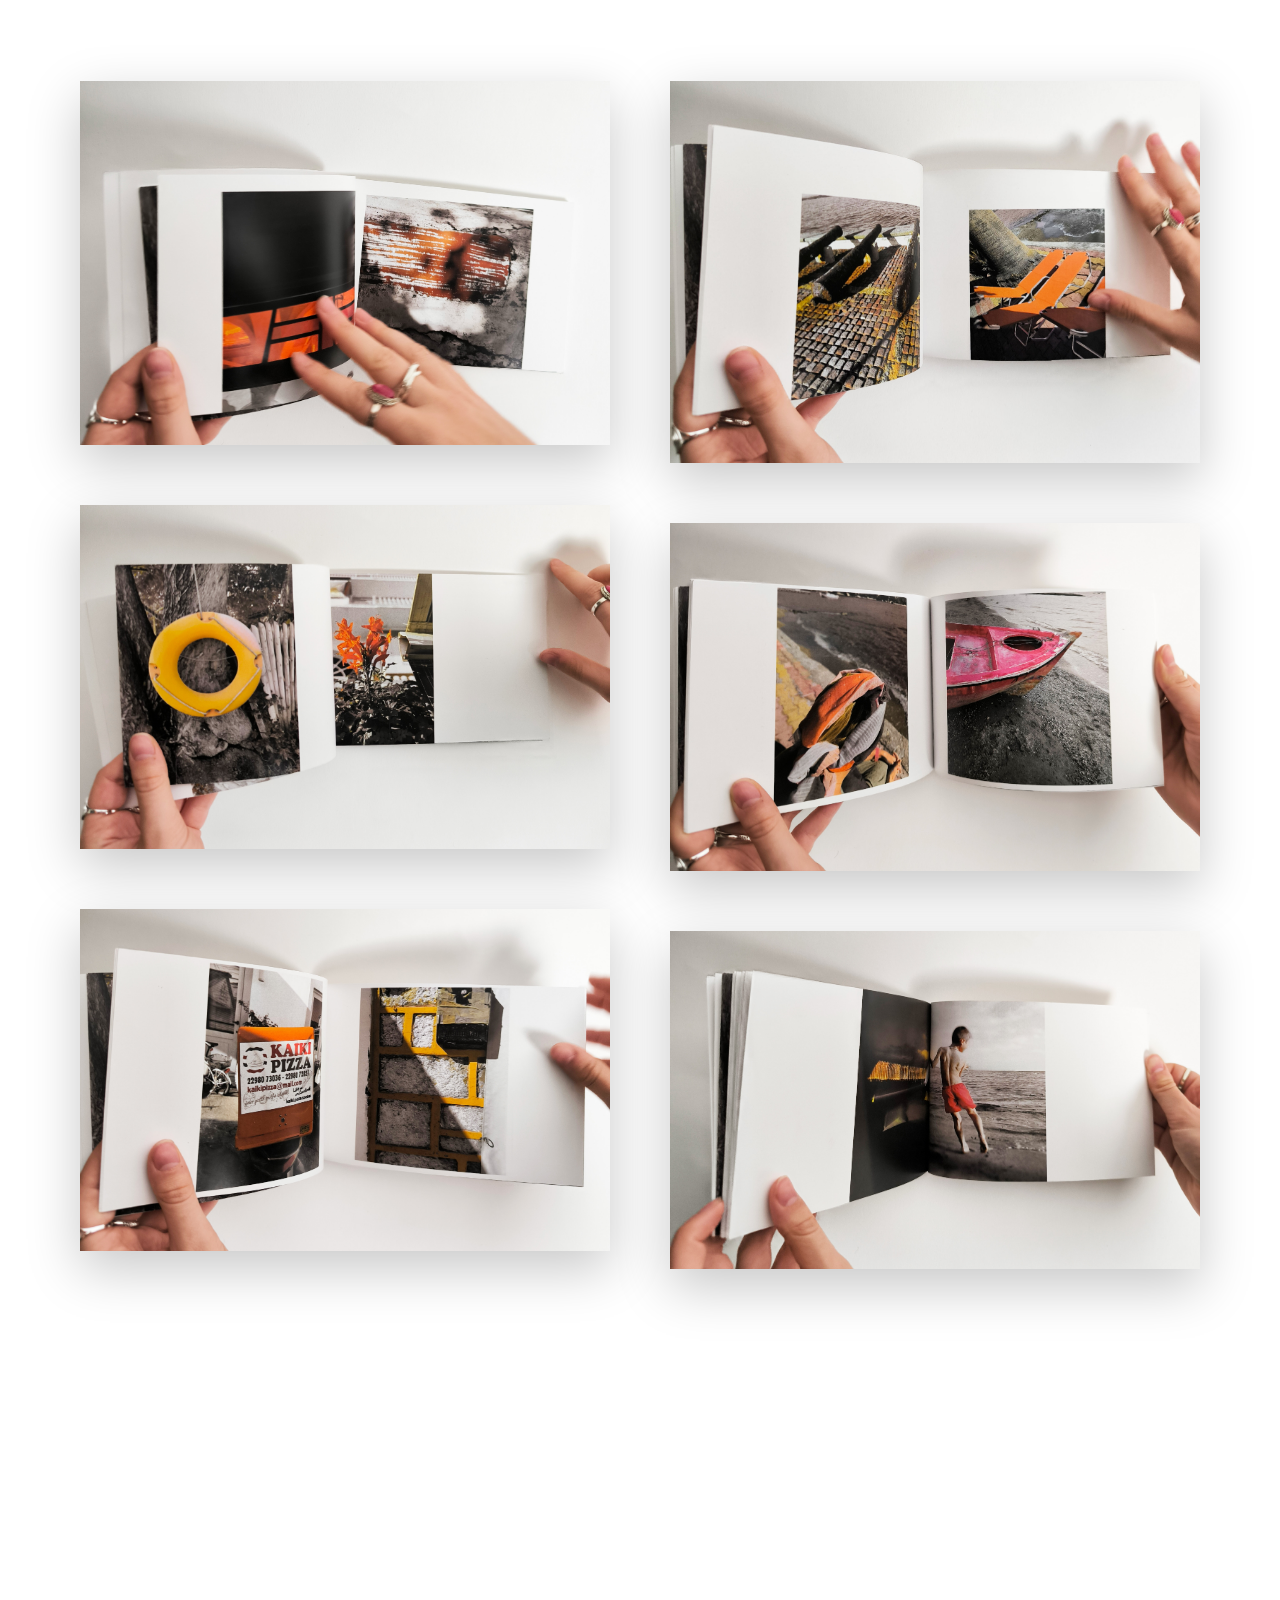
<file: editionorange.html>
<!DOCTYPE html>
<html lang="fr">
<head>
    <meta charset="UTF-8">
    <meta name="viewport" content="width=device-width, initial-scale=1.0">
    <title>Porte à porteur – Ysabeau de Pimodan</title>
    <link rel="stylesheet" href="style.css">
    <style>
    /* Image de fond beaucoup plus discrète uniquement sur cette page */
    body::before {
        opacity: 0.07 !important;   /* très léger – mets 0.02 ou 0.04 selon ton goût */
    }
</style>
<style>
 

    /* ←←← NOUVEAU : IMAGE DU PROJET EN PLEINE LARGEUR ←←← */
    .project-fullwidth-image {
        width: 100vw !important;
        margin-left: calc(-50vw + 50%) !important;
        max-width: none !important;
        display: block;
        box-shadow: 0 15px 40px rgba(0,0,0,0.15);
        margin: 60px 0;
    }
    .project-gallery-editorial {
    display: grid;
    grid-template-columns: 1fr 1fr;
    gap: 20px;
    margin: 80px auto;
    padding: 0 20px;
    max-width: 1100px;
}

.project-gallery-editorial .big {
    grid-row: span 2;
    grid-column: 1;
}

.project-gallery-editorial img {
    width: 100%;
    height: auto;
    object-fit: cover;
    box-shadow: 0 12px 30px rgba(0,0,0,0.15);
    transition: transform 0.4s ease;
}

.project-gallery-editorial img:hover { transform: translateY(-6px); }

@media (min-width: 900px) {
    .project-gallery-editorial { gap: 30px; padding: 0 40px; }
}

</style>
<style>
    .project-gallery-masonry-4 {
        columns: 2;
        column-gap: 40px;
        width: 100vw;
        margin-left: calc(-50vw + 50%);      /* pleine largeur totale */
        padding: 100px 50px 140px;
        max-width: none;
        box-sizing: border-box;
    }

    .project-gallery-masonry-4 img {
        width: 100%;
        height: auto;
        display: block;
        margin-bottom: 40px;
        object-fit: contain;
        background: white;
        box-shadow: 0 18px 50px rgba(0,0,0,0.22);
        transition: all 0.6s ease;
        break-inside: avoid;
    }

    .project-gallery-masonry-4 img:hover {
        transform: translateY(-14px);
        box-shadow: 0 35px 90px rgba(0,0,0,0.38);
    }

    /* Desktop → 2 colonnes (parfait pour 4 images) */
    @media (min-width: 900px) {
        .project-gallery-masonry-4 {
            columns: 2;
            column-gap: 60px;
            padding: 120px 80px 160px;
        }
        .project-gallery-masonry-4 img { margin-bottom: 60px; }
    }

    /* Mobile → 1 colonne */
    @media (max-width: 640px) {
        .project-gallery-masonry-4 {
            columns: 1;
            column-gap: 0;
            padding: 80px 20px;
        }
        .project-gallery-masonry-4 img { margin-bottom: 40px; }
    }
</style>
</style>

    <link href="https://fonts.googleapis.com/css2?family=Inter:wght@300;400;500;600;700&family=Space+Grotesk:wght@300;400;500;600;700&display=swap" rel="stylesheet">
</head>
<body>

    <!-- Barre noire du haut -->
    <div class="top-bar">
    <a href="../index.html" class="portfolio-title" style="margin-left: 12px;">
        YP – portfolio
    </a>
</div>

    <!-- Contenu du projet -->
    <section style="padding:120px 20px 160px; max-width:900px; margin:0 auto; font-family:var(--font-secondary); line-height:1.7; color:var(--gray-dark);">
        <h1 style="font-family:var(--font-primary); font-size:clamp(2.5rem,6vw,4.5rem); text-align:center; margin-bottom:50px;">
            Édition orange
        </h1>
        
        <img src="3photofinal.jpg" alt="Coffret d'artiste" class="project-fullwidth-image">

        <p>
            Orange est une édition photographique ou les doubles pages se répondent. En suivant un procédé pour seulement séléctioner les nuances de oranges dans les images, pour que elles seuls soient visibles. 
        </p>
        <p>
            Chaques pages se répondent donc suivent les formes, les ombres, les lignes... Pour créer une harmonie et une mise en page qui joue avec le regard. 
        </p>
        <p>
            C’est une édition format A5, en dos carré collé.
        </p>
        </div>
        <!-- 6 images – mise en page éditoriale -->
<!-- 6 images – effet masonry aléatoire sur toute la largeur -->
<!-- 4 images – masonry aléatoire pleine largeur -->
<div class="project-gallery-masonry-4">
    <img src="orange1.jpg"   alt="Coffret d'artiste – Vue générale">
    <img src="orange2.jpg"   alt="Détail 1">
    <img src="orange3.jpg"  alt="Détail 2">
    <img src="orange4.jpg"  alt="Détail 3">
    <img src="orange5.jpg"  alt="Détail 4">
    <img src="orange6.jpg"  alt="Détail 5">
    <!-- tu peux en mettre 4, 5 ou 6, ça s’adapte automatiquement -->
</div>
</div> 
    </section>

    <!-- MENU CIRCULAIRE (exactement comme sur index.html) -->
    <nav class="target-menu">
        <button class="menu-toggle">
            <span class="menu-label">Menu</span>
        </button>
        
        <div class="target-circles">
            <a href="index.html#main" class="target-circle circle-1">
                <svg class="circular-text" viewBox="0 0 80 80" width="80" height="80">
                    <path id="circle-1-path" d="M 5, 48 A 35, 35 0 0, 1 75, 48" fill="none"/>
                    <text font-family="Inter, sans-serif" font-size="11" font-weight="600" letter-spacing="1.5px" fill="currentColor">
                        <textPath href="#circle-1-path" startOffset="50%" text-anchor="middle">Accueil</textPath>
                    </text>
                </svg>
            </a>
            
            <a href="index.html#about" class="target-circle circle-2">
                <svg class="circular-text" viewBox="0 0 120 120" width="120" height="120">
                    <path id="circle-2-path" d="M 10, 65 A 50, 50 0 0, 1 110, 65" fill="none"/>
                    <text font-family="Inter, sans-serif" font-size="11" font-weight="600" letter-spacing="1.5px" fill="currentColor">
                        <textPath href="#circle-2-path" startOffset="50%" text-anchor="middle">À propos</textPath>
                    </text>
                </svg>
            </a>
            
            <a href="cv.html" class="target-circle circle-3">
                <svg class="circular-text" viewBox="0 0 160 160" width="160" height="160">
                    <path id="circle-3-path" d="M 10, 84 A 70, 70 0 0, 1 150, 84" fill="none"/>
                    <text font-family="Inter, sans-serif" font-size="12" font-weight="600" letter-spacing="1.5px" fill="currentColor">
                        <textPath href="#circle-3-path" startOffset="50%" text-anchor="middle">CV</textPath>
                    </text>
                </svg>
            </a>
            
            <a href="index.html#projects" class="target-circle circle-4">
                <svg class="circular-text" viewBox="0 0 200 200" width="200" height="200">
                    <path id="circle-4-path" d="M 10, 105 A 90, 90 0 0, 1 190, 105" fill="none"/>
                    <text font-family="Inter, sans-serif" font-size="13" font-weight="600" letter-spacing="1.5px" fill="currentColor">
                        <textPath href="#circle-4-path" startOffset="50%" text-anchor="middle">Projets</textPath>
                    </text>
                </svg>
            </a>
        </div>
    </nav>

    <script src="script.js"></script>
</body>
</html>
</file>
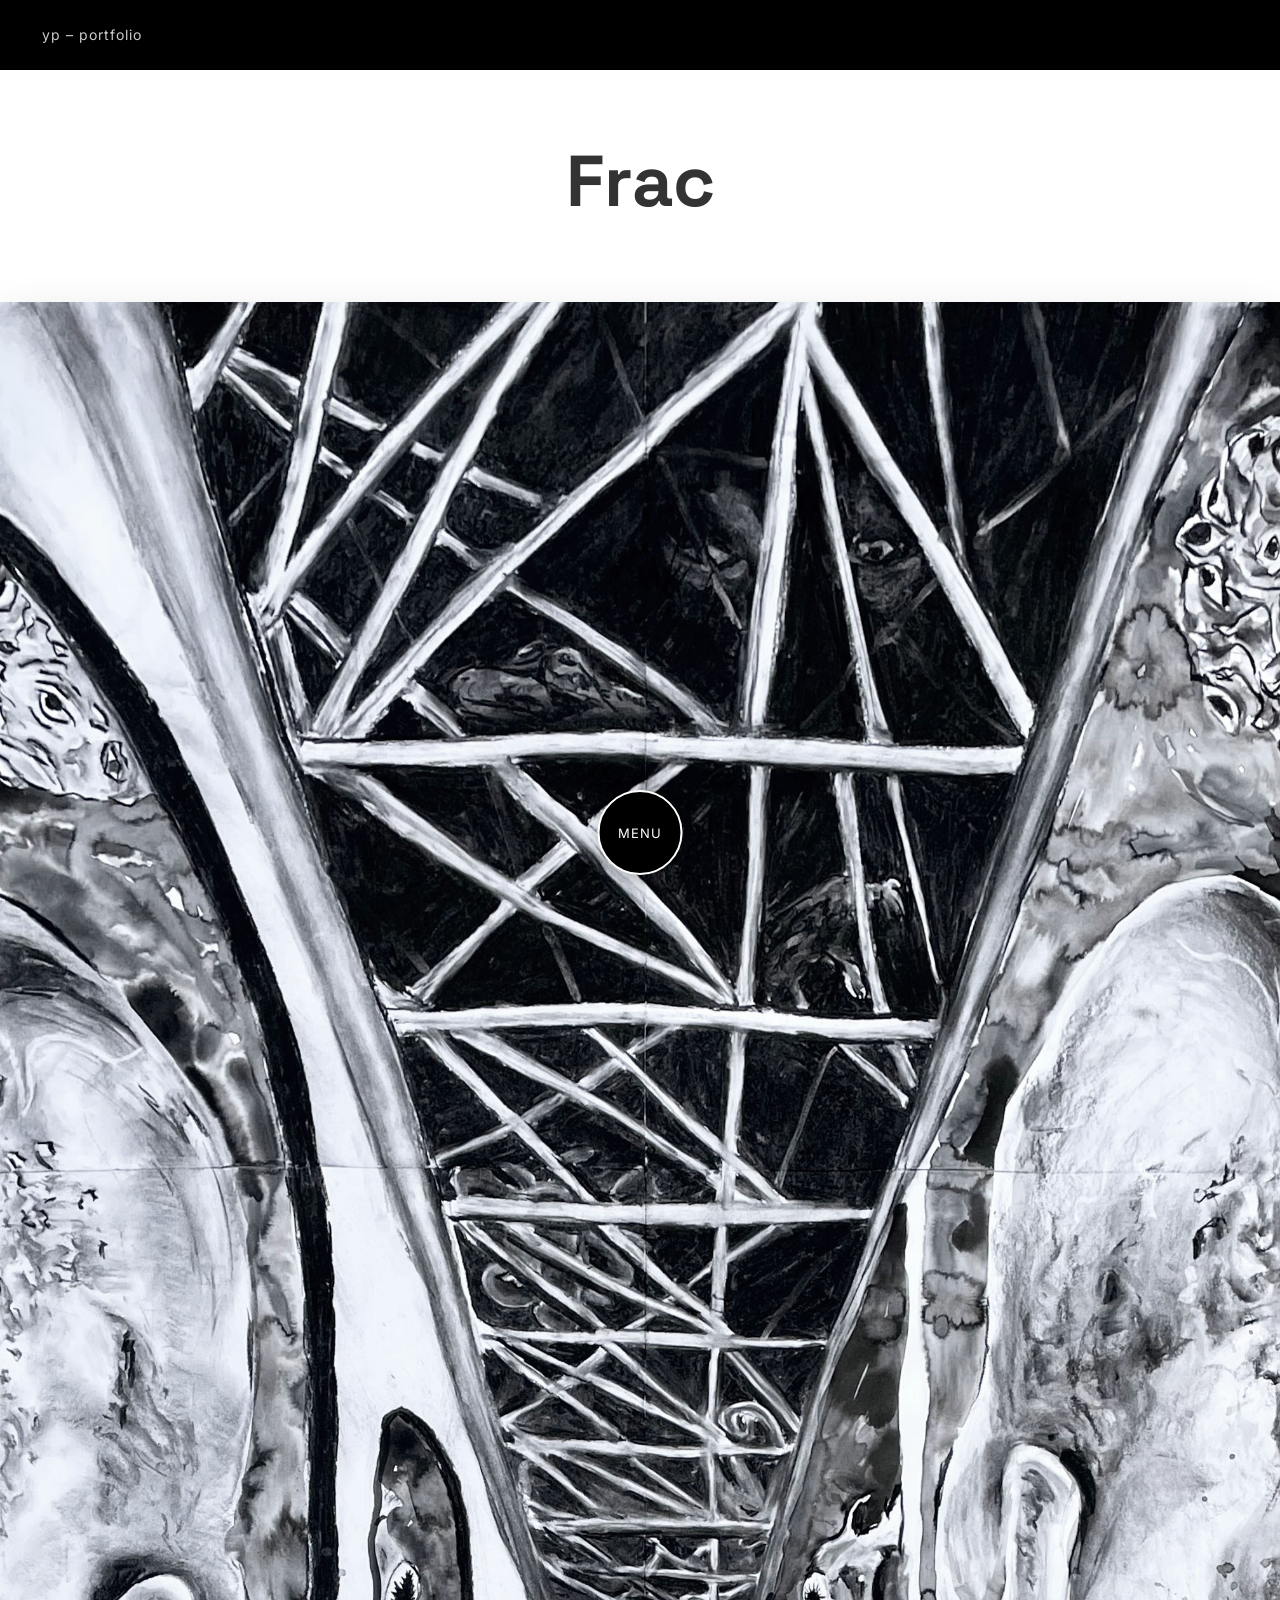
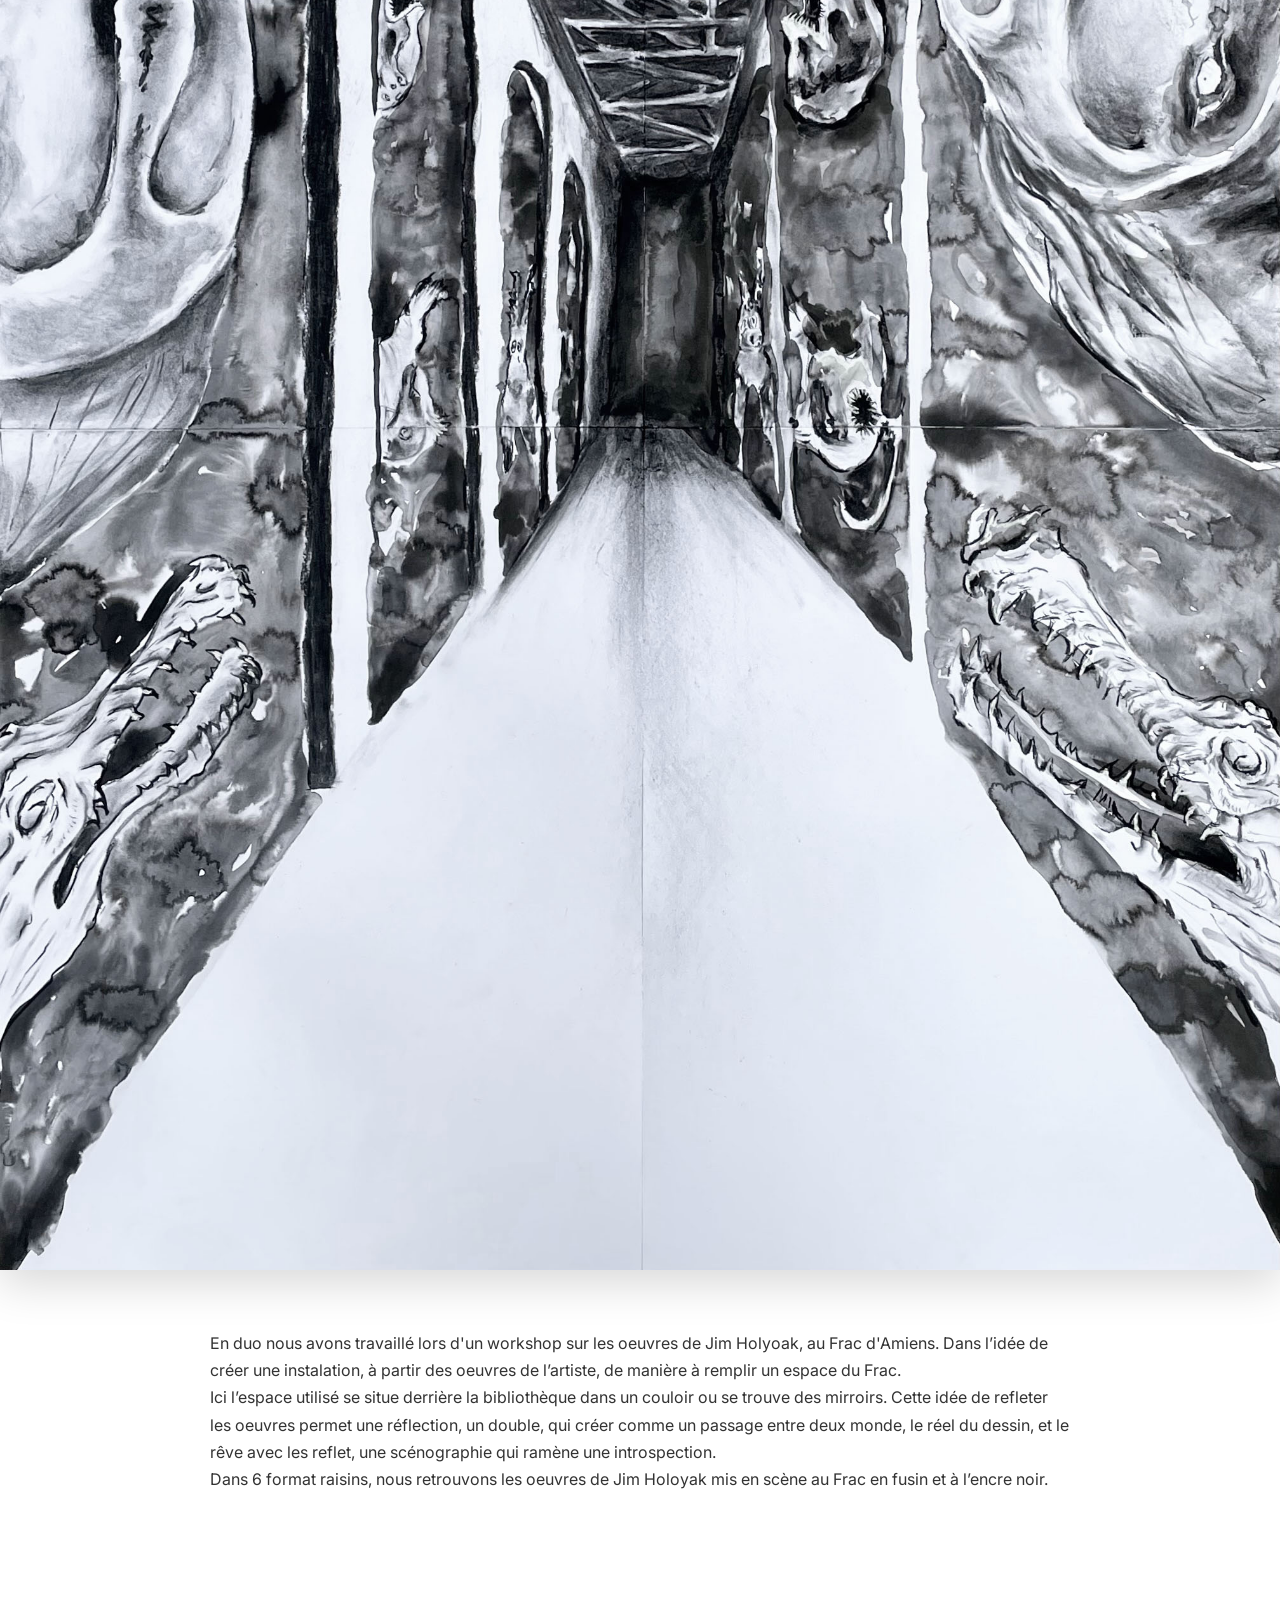
<file: frac.html>
<!DOCTYPE html>
<html lang="fr">
<head>
    <meta charset="UTF-8">
    <meta name="viewport" content="width=device-width, initial-scale=1.0">
    <title>Porte à porteur – Ysabeau de Pimodan</title>
    <link rel="stylesheet" href="style.css">
    <style>
    /* Image de fond beaucoup plus discrète uniquement sur cette page */
    body::before {
        opacity: 0.07 !important;   /* très léger – mets 0.02 ou 0.04 selon ton goût */
    }
</style>
<style>
 

    /* ←←← NOUVEAU : IMAGE DU PROJET EN PLEINE LARGEUR ←←← */
    .project-fullwidth-image {
        width: 100vw !important;
        margin-left: calc(-50vw + 50%) !important;
        max-width: none !important;
        display: block;
        box-shadow: 0 15px 40px rgba(0,0,0,0.15);
        margin: 60px 0;
    }
    .project-gallery-editorial {
    display: grid;
    grid-template-columns: 1fr 1fr;
    gap: 20px;
    margin: 80px auto;
    padding: 0 20px;
    max-width: 1100px;
}

.project-gallery-editorial .big {
    grid-row: span 2;
    grid-column: 1;
}

.project-gallery-editorial img {
    width: 100%;
    height: auto;
    object-fit: cover;
    box-shadow: 0 12px 30px rgba(0,0,0,0.15);
    transition: transform 0.4s ease;
}

.project-gallery-editorial img:hover { transform: translateY(-6px); }

@media (min-width: 900px) {
    .project-gallery-editorial { gap: 30px; padding: 0 40px; }
}

</style>
<style>
    .project-gallery-masonry-4 {
        columns: 2;
        column-gap: 40px;
        width: 100vw;
        margin-left: calc(-50vw + 50%);      /* pleine largeur totale */
        padding: 100px 50px 140px;
        max-width: none;
        box-sizing: border-box;
    }

    .project-gallery-masonry-4 img {
        width: 100%;
        height: auto;
        display: block;
        margin-bottom: 40px;
        object-fit: contain;
        background: white;
        box-shadow: 0 18px 50px rgba(0,0,0,0.22);
        transition: all 0.6s ease;
        break-inside: avoid;
    }

    .project-gallery-masonry-4 img:hover {
        transform: translateY(-14px);
        box-shadow: 0 35px 90px rgba(0,0,0,0.38);
    }

    /* Desktop → 2 colonnes (parfait pour 4 images) */
    @media (min-width: 900px) {
        .project-gallery-masonry-4 {
            columns: 2;
            column-gap: 60px;
            padding: 120px 80px 160px;
        }
        .project-gallery-masonry-4 img { margin-bottom: 60px; }
    }

    /* Mobile → 1 colonne */
    @media (max-width: 640px) {
        .project-gallery-masonry-4 {
            columns: 1;
            column-gap: 0;
            padding: 80px 20px;
        }
        .project-gallery-masonry-4 img { margin-bottom: 40px; }
    }
</style>
</style>

    <link href="https://fonts.googleapis.com/css2?family=Inter:wght@300;400;500;600;700&family=Space+Grotesk:wght@300;400;500;600;700&display=swap" rel="stylesheet">
</head>
<body>

    <!-- Barre noire du haut -->
<div class="top-bar">
    <a href="../index.html" class="portfolio-title" style="margin-left: 12px;">
        YP – portfolio
    </a>
</div>

    <!-- Contenu du projet -->
    <section style="padding:120px 20px 160px; max-width:900px; margin:0 auto; font-family:var(--font-secondary); line-height:1.7; color:var(--gray-dark);">
        <h1 style="font-family:var(--font-primary); font-size:clamp(2.5rem,6vw,4.5rem); text-align:center; margin-bottom:50px;">
            Frac
        </h1>
        
        <img src="frac.jpg" alt="Coffret d'artiste" class="project-fullwidth-image">

        <p>
            En duo nous avons travaillé lors d'un workshop sur les oeuvres de Jim Holyoak, au Frac d'Amiens. Dans l’idée de créer une instalation, à partir des oeuvres de l’artiste, de manière à remplir un espace du Frac.
        </p>
        <p>
            Ici l’espace utilisé se situe derrière la bibliothèque dans un couloir ou se trouve des mirroirs. Cette idée de refleter les oeuvres permet une réflection, un double, qui créer comme un passage entre deux monde, le réel du dessin, et le rêve avec les reflet, une scénographie qui ramène une introspection.
        </p>
        <p>
            Dans 6 format raisins, nous retrouvons les oeuvres de Jim Holoyak mis en scène au Frac en fusin et à l’encre noir.
        </p>
        </div>
        <!-- 6 images – mise en page éditoriale -->
<!-- 6 images – effet masonry aléatoire sur toute la largeur -->
<!-- 4 images – masonry aléatoire pleine largeur -->

    <!-- tu peux en mettre 4, 5 ou 6, ça s’adapte automatiquement -->
</div>
</div> 
    </section>

    <!-- MENU CIRCULAIRE (exactement comme sur index.html) -->
    <nav class="target-menu">
        <button class="menu-toggle">
            <span class="menu-label">Menu</span>
        </button>
        
        <div class="target-circles">
            <a href="index.html#main" class="target-circle circle-1">
                <svg class="circular-text" viewBox="0 0 80 80" width="80" height="80">
                    <path id="circle-1-path" d="M 5, 45 A 35, 35 0 0, 1 75, 45" fill="none"/>
                    <text font-family="Inter, sans-serif" font-size="11" font-weight="600" letter-spacing="1.5px" fill="currentColor">
                        <textPath href="#circle-1-path" startOffset="50%" text-anchor="middle">Accueil</textPath>
                    </text>
                </svg>
            </a>
            
            <a href="index.html#about" class="target-circle circle-2">
                <svg class="circular-text" viewBox="0 0 120 120" width="120" height="120">
                    <path id="circle-2-path" d="M 10, 60 A 50, 50 0 0, 1 110, 60" fill="none"/>
                    <text font-family="Inter, sans-serif" font-size="11" font-weight="600" letter-spacing="1.5px" fill="currentColor">
                        <textPath href="#circle-2-path" startOffset="50%" text-anchor="middle">À propos</textPath>
                    </text>
                </svg>
            </a>
            
            <a href="cv.html" class="target-circle circle-3">
                <svg class="circular-text" viewBox="0 0 160 160" width="160" height="160">
                    <path id="circle-3-path" d="M 10, 80 A 70, 70 0 0, 1 150, 80" fill="none"/>
                    <text font-family="Inter, sans-serif" font-size="12" font-weight="600" letter-spacing="1.5px" fill="currentColor">
                        <textPath href="#circle-3-path" startOffset="50%" text-anchor="middle">CV</textPath>
                    </text>
                </svg>
            </a>
            
            <a href="index.html#projects" class="target-circle circle-4">
                <svg class="circular-text" viewBox="0 0 200 200" width="200" height="200">
                    <path id="circle-4-path" d="M 10, 100 A 90, 90 0 0, 1 190, 100" fill="none"/>
                    <text font-family="Inter, sans-serif" font-size="13" font-weight="600" letter-spacing="1.5px" fill="currentColor">
                        <textPath href="#circle-4-path" startOffset="50%" text-anchor="middle">Projets</textPath>
                    </text>
                </svg>
            </a>
        </div>
    </nav>

    <script src="script.js"></script>
</body>
</html>
</file>
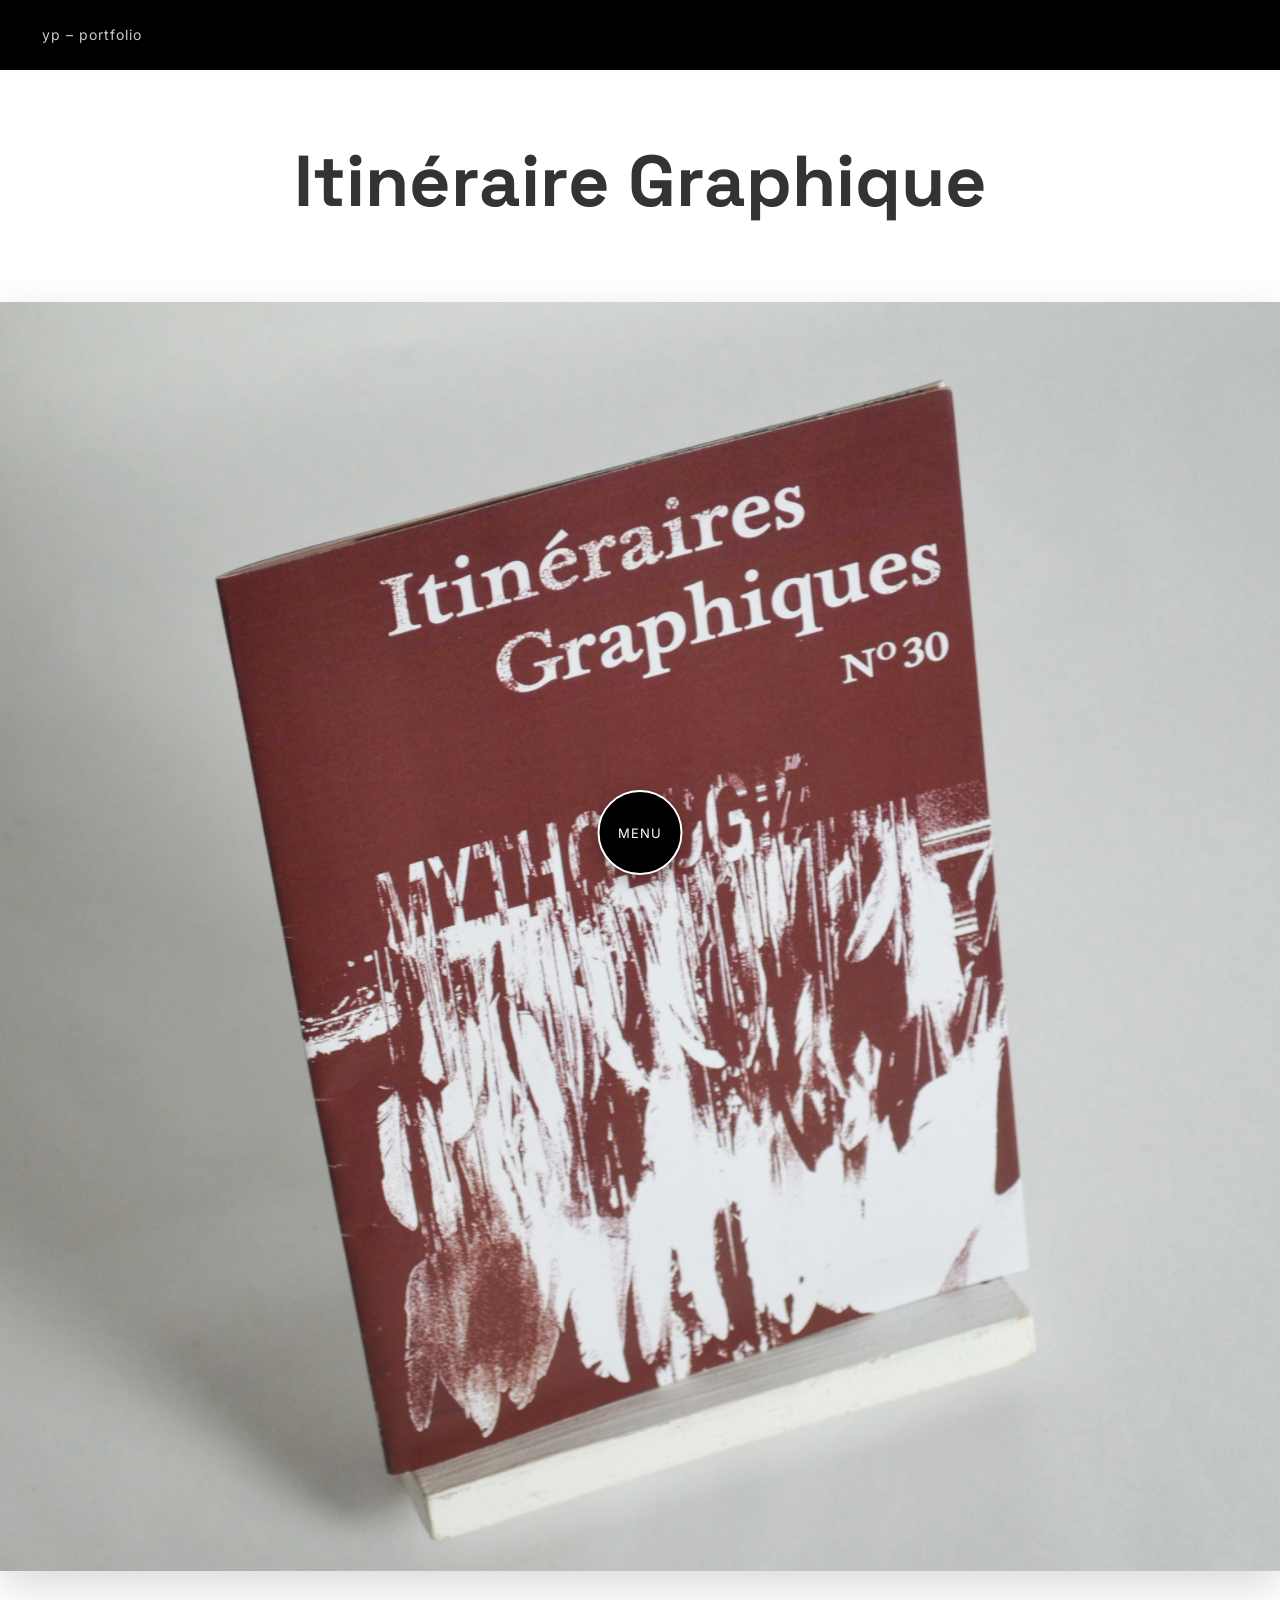
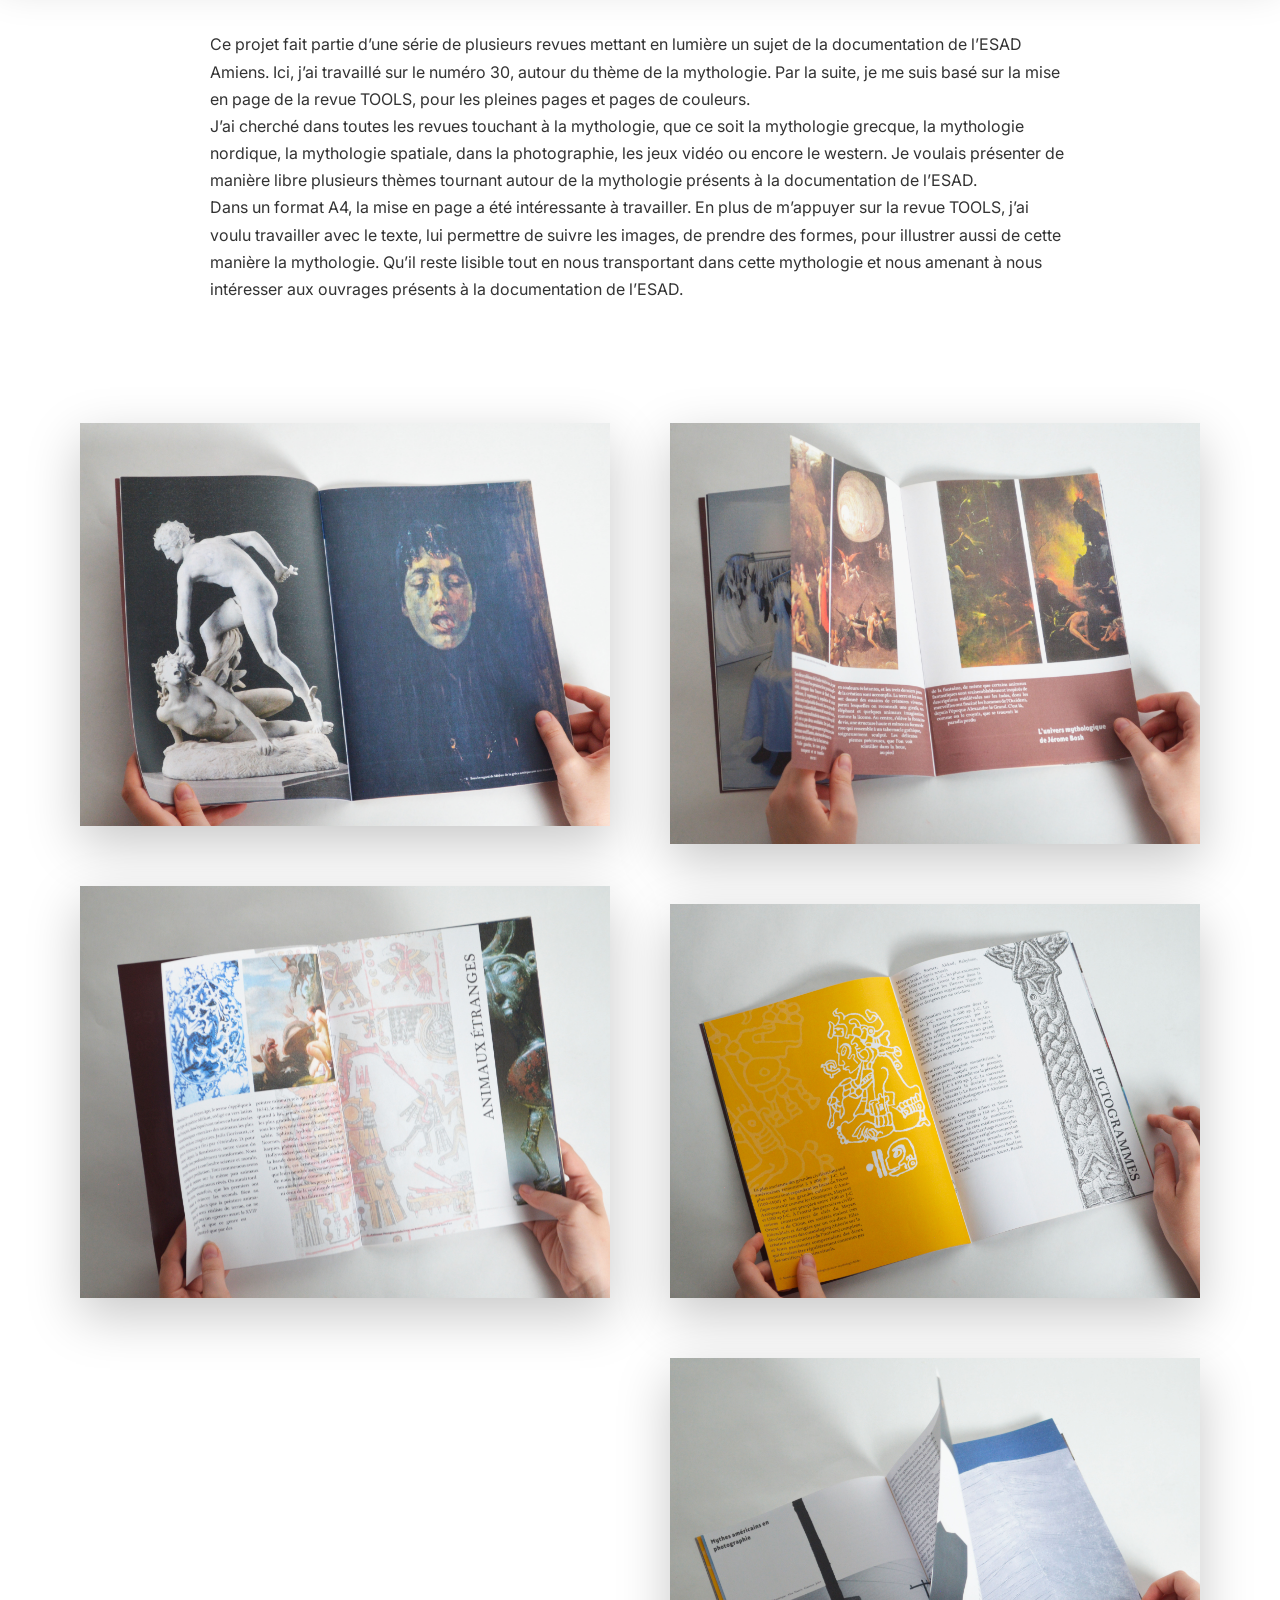
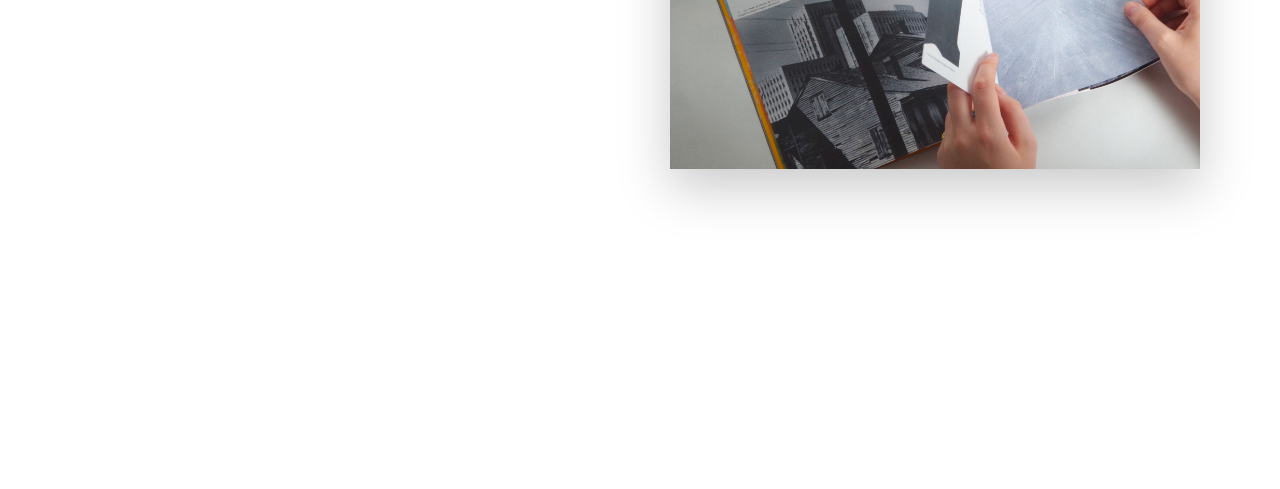
<file: itinerairegraphique.html>
<!DOCTYPE html>
<html lang="fr">
<head>
    <meta charset="UTF-8">
    <meta name="viewport" content="width=device-width, initial-scale=1.0">
    <title>Porte à porteur – Ysabeau de Pimodan</title>
    <link rel="stylesheet" href="style.css">
    <style>
    /* Image de fond beaucoup plus discrète uniquement sur cette page */
    body::before {
        opacity: 0.07 !important;   /* très léger – mets 0.02 ou 0.04 selon ton goût */
    }
</style>
<style>
 

    /* ←←← NOUVEAU : IMAGE DU PROJET EN PLEINE LARGEUR ←←← */
    .project-fullwidth-image {
        width: 100vw !important;
        margin-left: calc(-50vw + 50%) !important;
        max-width: none !important;
        display: block;
        box-shadow: 0 15px 40px rgba(0,0,0,0.15);
        margin: 60px 0;
    }
    .project-gallery-editorial {
    display: grid;
    grid-template-columns: 1fr 1fr;
    gap: 20px;
    margin: 80px auto;
    padding: 0 20px;
    max-width: 1100px;
}

.project-gallery-editorial .big {
    grid-row: span 2;
    grid-column: 1;
}

.project-gallery-editorial img {
    width: 100%;
    height: auto;
    object-fit: cover;
    box-shadow: 0 12px 30px rgba(0,0,0,0.15);
    transition: transform 0.4s ease;
}

.project-gallery-editorial img:hover { transform: translateY(-6px); }

@media (min-width: 900px) {
    .project-gallery-editorial { gap: 30px; padding: 0 40px; }
}

</style>
<style>
    .project-gallery-masonry-4 {
        columns: 2;
        column-gap: 40px;
        width: 100vw;
        margin-left: calc(-50vw + 50%);      /* pleine largeur totale */
        padding: 100px 50px 140px;
        max-width: none;
        box-sizing: border-box;
    }

    .project-gallery-masonry-4 img {
        width: 100%;
        height: auto;
        display: block;
        margin-bottom: 40px;
        object-fit: contain;
        background: white;
        box-shadow: 0 18px 50px rgba(0,0,0,0.22);
        transition: all 0.6s ease;
        break-inside: avoid;
    }

    .project-gallery-masonry-4 img:hover {
        transform: translateY(-14px);
        box-shadow: 0 35px 90px rgba(0,0,0,0.38);
    }

    /* Desktop → 2 colonnes (parfait pour 4 images) */
    @media (min-width: 900px) {
        .project-gallery-masonry-4 {
            columns: 2;
            column-gap: 60px;
            padding: 120px 80px 160px;
        }
        .project-gallery-masonry-4 img { margin-bottom: 60px; }
    }

    /* Mobile → 1 colonne */
    @media (max-width: 640px) {
        .project-gallery-masonry-4 {
            columns: 1;
            column-gap: 0;
            padding: 80px 20px;
        }
        .project-gallery-masonry-4 img { margin-bottom: 40px; }
    }
</style>
</style>

    <link href="https://fonts.googleapis.com/css2?family=Inter:wght@300;400;500;600;700&family=Space+Grotesk:wght@300;400;500;600;700&display=swap" rel="stylesheet">
</head>
<body>

    <!-- Barre noire du haut -->
    <div class="top-bar">
    <a href="../index.html" class="portfolio-title" style="margin-left: 12px;">
        YP – portfolio
    </a>
</div>

    <!-- Contenu du projet -->
    <section style="padding:120px 20px 160px; max-width:900px; margin:0 auto; font-family:var(--font-secondary); line-height:1.7; color:var(--gray-dark);">
        <h1 style="font-family:var(--font-primary); font-size:clamp(2.5rem,6vw,4.5rem); text-align:center; margin-bottom:50px;">
            Itinéraire Graphique
        </h1>
        
        <img src="typoiti.jpg" alt="Coffret d'artiste" class="project-fullwidth-image">

        <p>
            Ce projet fait partie d’une série de plusieurs revues mettant en lumière un sujet de la documentation de l’ESAD Amiens. Ici, j’ai travaillé sur le numéro 30, autour du thème de la mythologie. Par la suite, je me suis basé sur la mise en page de la revue TOOLS, pour les pleines pages et pages de couleurs.
        </p>
        <p>
            J’ai cherché dans toutes les revues touchant à la mythologie, que ce soit la mythologie grecque, la mythologie nordique, la mythologie spatiale, dans la photographie, les jeux vidéo ou encore le western. Je voulais présenter de manière libre plusieurs thèmes tournant autour de la mythologie présents à la documentation de l’ESAD.
        </p>
        <p>
            Dans un format A4, la mise en page a été intéressante à travailler. En plus de m’appuyer sur la revue TOOLS, j’ai voulu travailler avec le texte, lui permettre de suivre les images, de prendre des formes, pour illustrer aussi de cette manière la mythologie. Qu’il reste lisible tout en nous transportant dans cette mythologie et nous amenant à nous intéresser aux ouvrages présents à la documentation de l’ESAD.
        </p>
        </div>
        <!-- 6 images – mise en page éditoriale -->
<!-- 6 images – effet masonry aléatoire sur toute la largeur -->
<!-- 4 images – masonry aléatoire pleine largeur -->
<div class="project-gallery-masonry-4">
    <img src="typoiti2.jpg"   alt="Coffret d'artiste – Vue générale">
    <img src="typoiti3.jpg"   alt="Détail 1">
    <img src="typoiti4.jpg"  alt="Détail 2">
    <img src="typoiti5.jpg"  alt="Détail 3">
    <img src="typoiti6.jpg"  alt="Détail 4">
    <!-- tu peux en mettre 4, 5 ou 6, ça s’adapte automatiquement -->
</div>
</div> 
    </section>

    <!-- MENU CIRCULAIRE (exactement comme sur index.html) -->
    <nav class="target-menu">
        <button class="menu-toggle">
            <span class="menu-label">Menu</span>
        </button>
        
        <div class="target-circles">
            <a href="index.html#main" class="target-circle circle-1">
                <svg class="circular-text" viewBox="0 0 80 80" width="80" height="80">
                    <path id="circle-1-path" d="M 5, 45 A 35, 35 0 0, 1 75, 45" fill="none"/>
                    <text font-family="Inter, sans-serif" font-size="11" font-weight="600" letter-spacing="1.5px" fill="currentColor">
                        <textPath href="#circle-1-path" startOffset="50%" text-anchor="middle">Accueil</textPath>
                    </text>
                </svg>
            </a>
            
            <a href="index.html#about" class="target-circle circle-2">
                <svg class="circular-text" viewBox="0 0 120 120" width="120" height="120">
                    <path id="circle-2-path" d="M 10, 60 A 50, 50 0 0, 1 110, 60" fill="none"/>
                    <text font-family="Inter, sans-serif" font-size="11" font-weight="600" letter-spacing="1.5px" fill="currentColor">
                        <textPath href="#circle-2-path" startOffset="50%" text-anchor="middle">À propos</textPath>
                    </text>
                </svg>
            </a>
            
            <a href="cv.html" class="target-circle circle-3">
                <svg class="circular-text" viewBox="0 0 160 160" width="160" height="160">
                    <path id="circle-3-path" d="M 10, 80 A 70, 70 0 0, 1 150, 80" fill="none"/>
                    <text font-family="Inter, sans-serif" font-size="12" font-weight="600" letter-spacing="1.5px" fill="currentColor">
                        <textPath href="#circle-3-path" startOffset="50%" text-anchor="middle">CV</textPath>
                    </text>
                </svg>
            </a>
            
            <a href="index.html#projects" class="target-circle circle-4">
                <svg class="circular-text" viewBox="0 0 200 200" width="200" height="200">
                    <path id="circle-4-path" d="M 10, 100 A 90, 90 0 0, 1 190, 100" fill="none"/>
                    <text font-family="Inter, sans-serif" font-size="13" font-weight="600" letter-spacing="1.5px" fill="currentColor">
                        <textPath href="#circle-4-path" startOffset="50%" text-anchor="middle">Projets</textPath>
                    </text>
                </svg>
            </a>
        </div>
    </nav>

    <script src="script.js"></script>
</body>
</html>
</file>
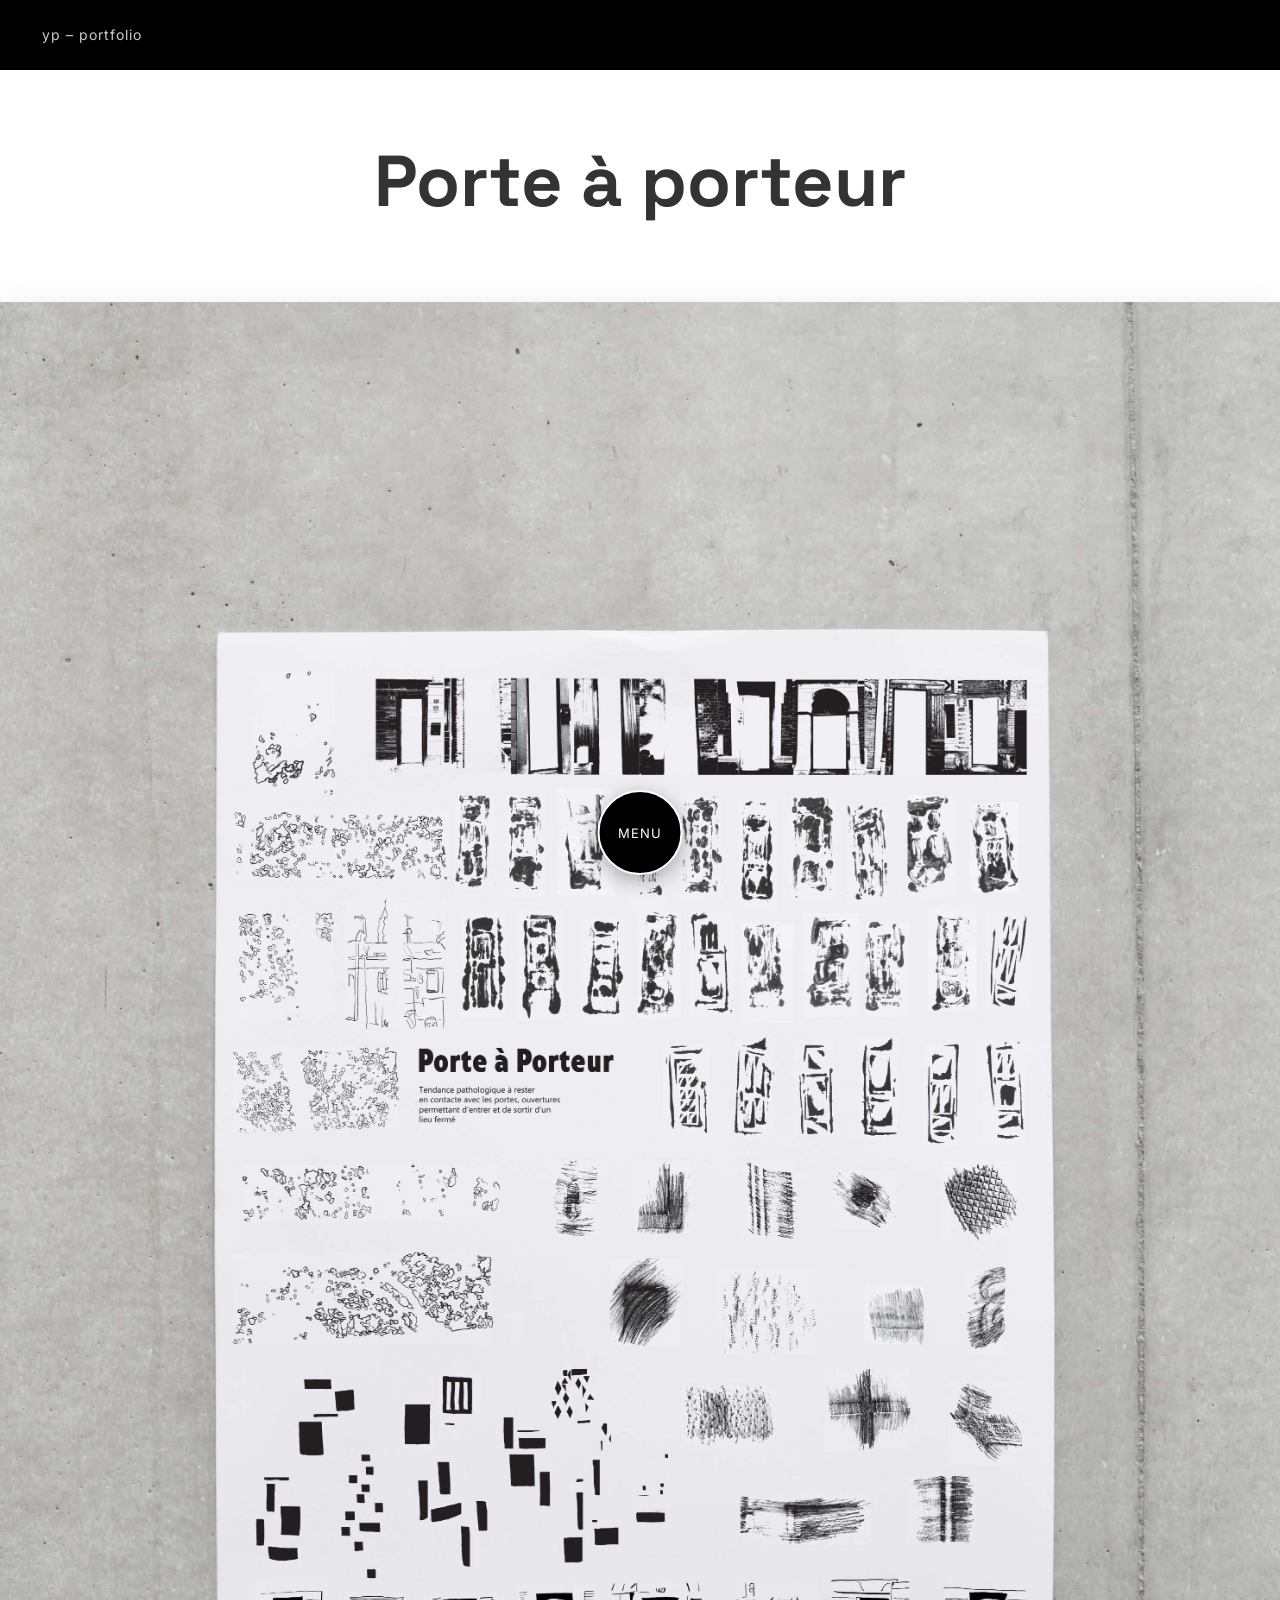
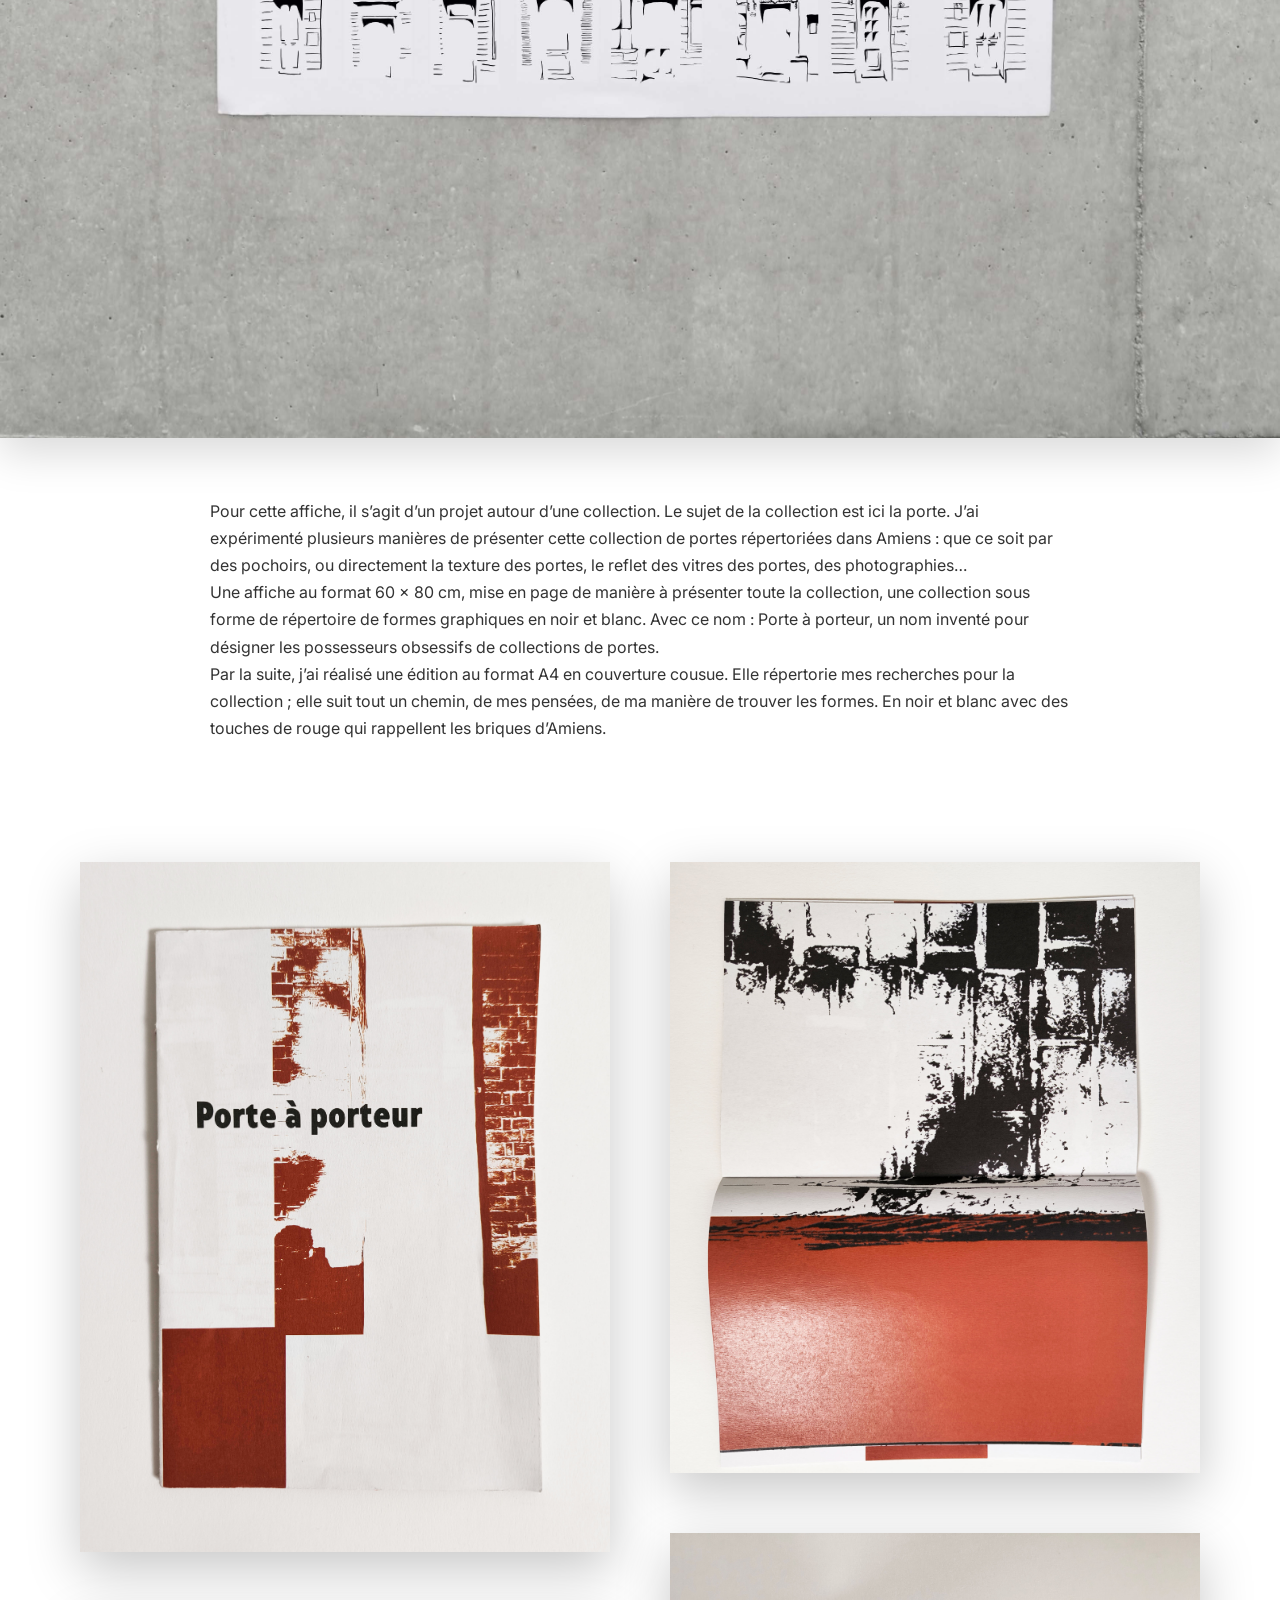
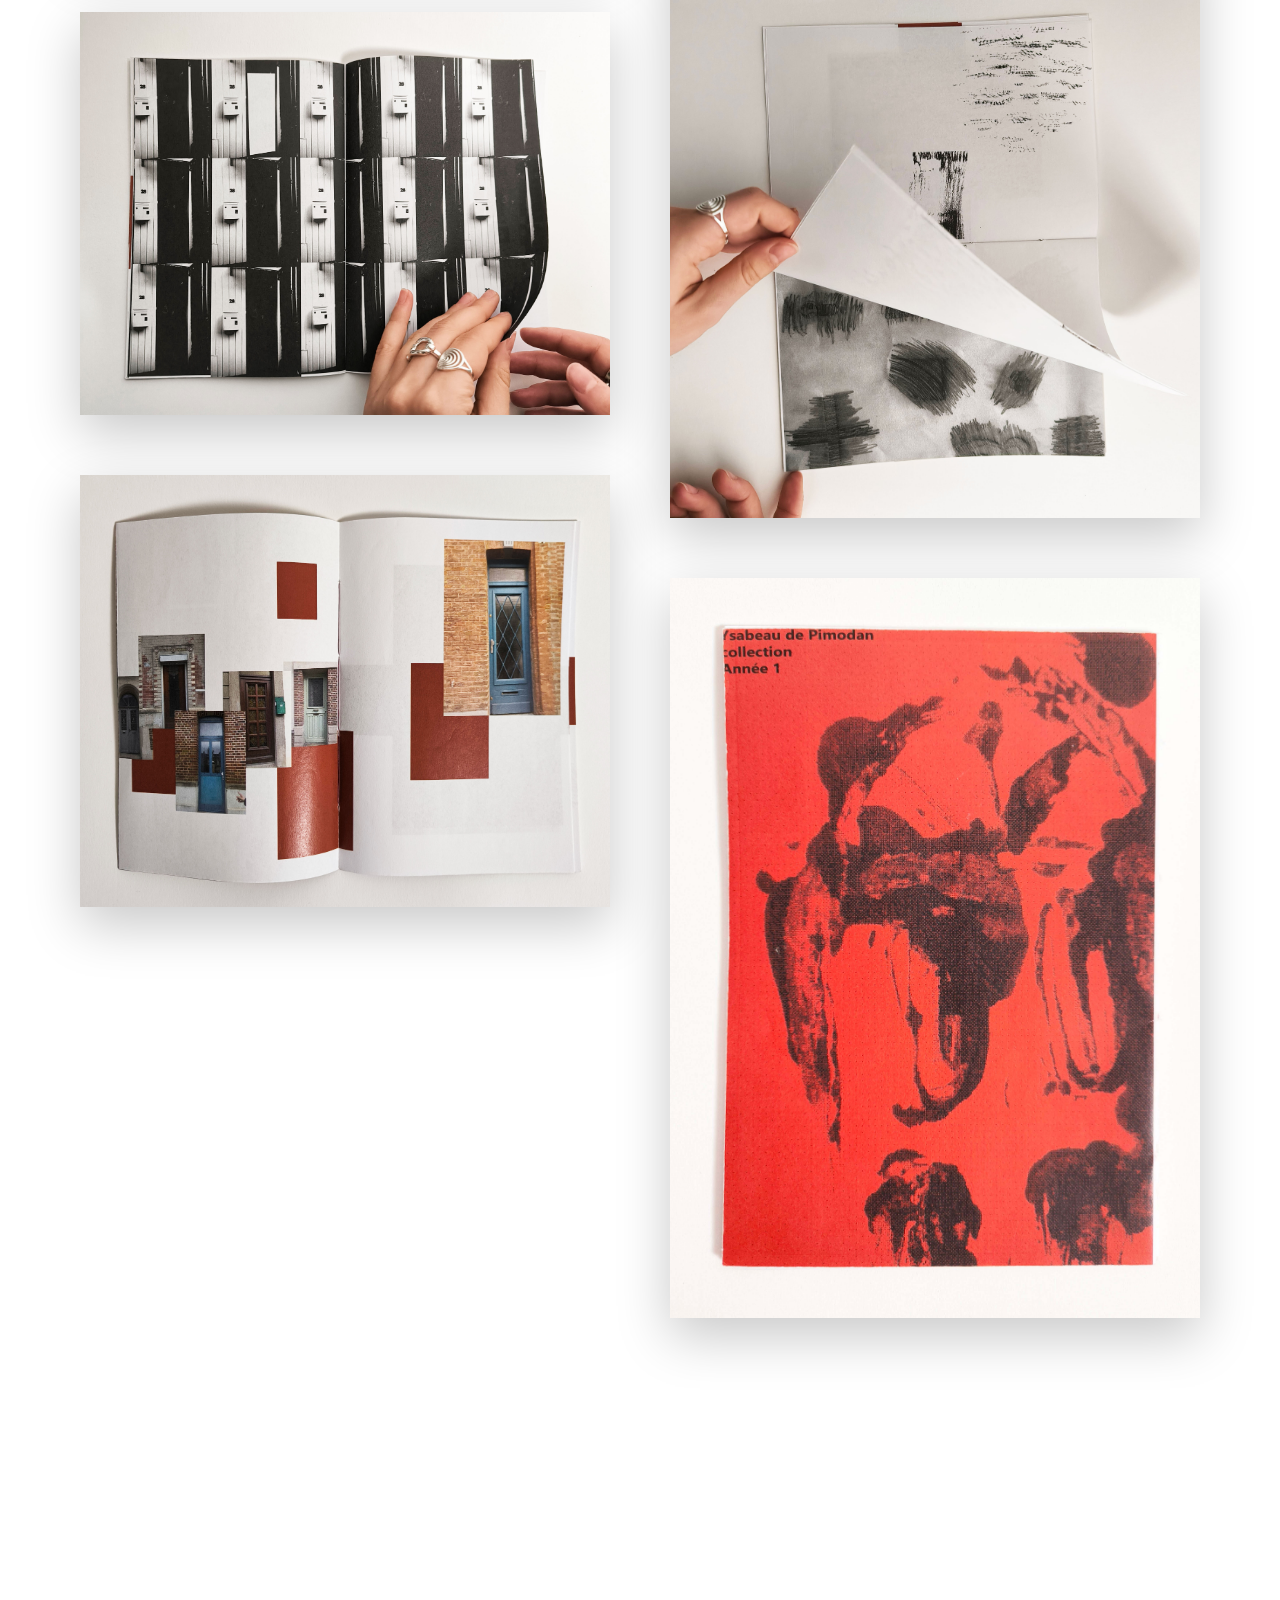
<file: porteaporteur.html>
<!DOCTYPE html>
<html lang="fr">
<head>
    <meta charset="UTF-8">
    <meta name="viewport" content="width=device-width, initial-scale=1.0">
    <title>Porte à porteur – Ysabeau de Pimodan</title>
    <link rel="stylesheet" href="style.css">
    <style>
    /* Image de fond beaucoup plus discrète uniquement sur cette page */
    body::before {
        opacity: 0.07 !important;   /* très léger – mets 0.02 ou 0.04 selon ton goût */
    }
</style>
<style>
 

    /* ←←← NOUVEAU : IMAGE DU PROJET EN PLEINE LARGEUR ←←← */
    .project-fullwidth-image {
        width: 100vw !important;
        margin-left: calc(-50vw + 50%) !important;
        max-width: none !important;
        display: block;
        box-shadow: 0 15px 40px rgba(0,0,0,0.15);
        margin: 60px 0;
    }
    .project-gallery-editorial {
    display: grid;
    grid-template-columns: 1fr 1fr;
    gap: 20px;
    margin: 80px auto;
    padding: 0 20px;
    max-width: 1100px;
}

.project-gallery-editorial .big {
    grid-row: span 2;
    grid-column: 1;
}

.project-gallery-editorial img {
    width: 100%;
    height: auto;
    object-fit: cover;
    box-shadow: 0 12px 30px rgba(0,0,0,0.15);
    transition: transform 0.4s ease;
}

.project-gallery-editorial img:hover { transform: translateY(-6px); }

@media (min-width: 900px) {
    .project-gallery-editorial { gap: 30px; padding: 0 40px; }
}

</style>
<style>
    .project-gallery-masonry-4 {
        columns: 2;
        column-gap: 40px;
        width: 100vw;
        margin-left: calc(-50vw + 50%);      /* pleine largeur totale */
        padding: 100px 50px 140px;
        max-width: none;
        box-sizing: border-box;
    }

    .project-gallery-masonry-4 img {
        width: 100%;
        height: auto;
        display: block;
        margin-bottom: 40px;
        object-fit: contain;
        background: white;
        box-shadow: 0 18px 50px rgba(0,0,0,0.22);
        transition: all 0.6s ease;
        break-inside: avoid;
    }

    .project-gallery-masonry-4 img:hover {
        transform: translateY(-14px);
        box-shadow: 0 35px 90px rgba(0,0,0,0.38);
    }

    /* Desktop → 2 colonnes (parfait pour 4 images) */
    @media (min-width: 900px) {
        .project-gallery-masonry-4 {
            columns: 2;
            column-gap: 60px;
            padding: 120px 80px 160px;
        }
        .project-gallery-masonry-4 img { margin-bottom: 60px; }
    }

    /* Mobile → 1 colonne */
    @media (max-width: 640px) {
        .project-gallery-masonry-4 {
            columns: 1;
            column-gap: 0;
            padding: 80px 20px;
        }
        .project-gallery-masonry-4 img { margin-bottom: 40px; }
    }
</style>
</style>

    <link href="https://fonts.googleapis.com/css2?family=Inter:wght@300;400;500;600;700&family=Space+Grotesk:wght@300;400;500;600;700&display=swap" rel="stylesheet">
</head>
<body>

    <!-- Barre noire du haut -->
    <div class="top-bar">
    <a href="../index.html" class="portfolio-title" style="margin-left: 12px;">
        YP – portfolio
    </a>
</div>

    <!-- Contenu du projet -->
    <section style="padding:120px 20px 160px; max-width:900px; margin:0 auto; font-family:var(--font-secondary); line-height:1.7; color:var(--gray-dark);">
        <h1 style="font-family:var(--font-primary); font-size:clamp(2.5rem,6vw,4.5rem); text-align:center; margin-bottom:50px;">
            Porte à porteur
        </h1>
        
        <img src="portedg.jpg" alt="Coffret d'artiste" class="project-fullwidth-image">

        <p>
            Pour cette affiche, il s’agit d’un projet autour d’une collection. Le sujet de la collection est ici la porte. J’ai expérimenté plusieurs manières de présenter cette collection de portes répertoriées dans Amiens : que ce soit par des pochoirs, ou directement la texture des portes, le reflet des vitres des portes, des photographies…
        </p>
        <p>
            Une affiche au format 60 x 80 cm, mise en page de manière à présenter toute la collection, une collection sous forme de répertoire de formes graphiques en noir et blanc. Avec ce nom : Porte à porteur, un nom inventé pour désigner les possesseurs obsessifs de collections de portes. 
        </p>
        <p>
            Par la suite, j’ai réalisé une édition au format A4 en couverture cousue. Elle répertorie mes recherches pour la collection ; elle suit tout un chemin, de mes pensées, de ma manière de trouver les formes. En noir et blanc avec des touches de rouge qui rappellent les briques d’Amiens.
        </p>
        </div>
        <!-- 6 images – mise en page éditoriale -->
<!-- 6 images – effet masonry aléatoire sur toute la largeur -->
<!-- 4 images – masonry aléatoire pleine largeur -->
<div class="project-gallery-masonry-4">
    <img src="1DG.jpg"   alt="Coffret d'artiste – Vue générale">
    <img src="portedg3.jpg"   alt="Détail 1">
    <img src="portedg4.jpg"  alt="Détail 2">
    <img src="portedg5.jpg"  alt="Détail 3">
    <img src="portedg6.jpg"  alt="Détail 4">
    <img src="2DGg.jpg"  alt="Détail 5">
    <!-- tu peux en mettre 4, 5 ou 6, ça s’adapte automatiquement -->
</div>
</div> 
    </section>

    <!-- MENU CIRCULAIRE (exactement comme sur index.html) -->
    <nav class="target-menu">
        <button class="menu-toggle">
            <span class="menu-label">Menu</span>
        </button>
        
        <div class="target-circles">
            <a href="index.html#main" class="target-circle circle-1">
                <svg class="circular-text" viewBox="0 0 80 80" width="80" height="80">
                    <path id="circle-1-path" d="M 5, 45 A 35, 35 0 0, 1 75, 45" fill="none"/>
                    <text font-family="Inter, sans-serif" font-size="11" font-weight="600" letter-spacing="1.5px" fill="currentColor">
                        <textPath href="#circle-1-path" startOffset="50%" text-anchor="middle">Accueil</textPath>
                    </text>
                </svg>
            </a>
            
            <a href="index.html#about" class="target-circle circle-2">
                <svg class="circular-text" viewBox="0 0 120 120" width="120" height="120">
                    <path id="circle-2-path" d="M 10, 60 A 50, 50 0 0, 1 110, 60" fill="none"/>
                    <text font-family="Inter, sans-serif" font-size="11" font-weight="600" letter-spacing="1.5px" fill="currentColor">
                        <textPath href="#circle-2-path" startOffset="50%" text-anchor="middle">À propos</textPath>
                    </text>
                </svg>
            </a>
            
            <a href="cv.html" class="target-circle circle-3">
                <svg class="circular-text" viewBox="0 0 160 160" width="160" height="160">
                    <path id="circle-3-path" d="M 10, 80 A 70, 70 0 0, 1 150, 80" fill="none"/>
                    <text font-family="Inter, sans-serif" font-size="12" font-weight="600" letter-spacing="1.5px" fill="currentColor">
                        <textPath href="#circle-3-path" startOffset="50%" text-anchor="middle">CV</textPath>
                    </text>
                </svg>
            </a>
            
            <a href="index.html#projects" class="target-circle circle-4">
                <svg class="circular-text" viewBox="0 0 200 200" width="200" height="200">
                    <path id="circle-4-path" d="M 10, 100 A 90, 90 0 0, 1 190, 100" fill="none"/>
                    <text font-family="Inter, sans-serif" font-size="13" font-weight="600" letter-spacing="1.5px" fill="currentColor">
                        <textPath href="#circle-4-path" startOffset="50%" text-anchor="middle">Projets</textPath>
                    </text>
                </svg>
            </a>
        </div>
    </nav>

    <script src="script.js"></script>
</body>
</html>
</file>
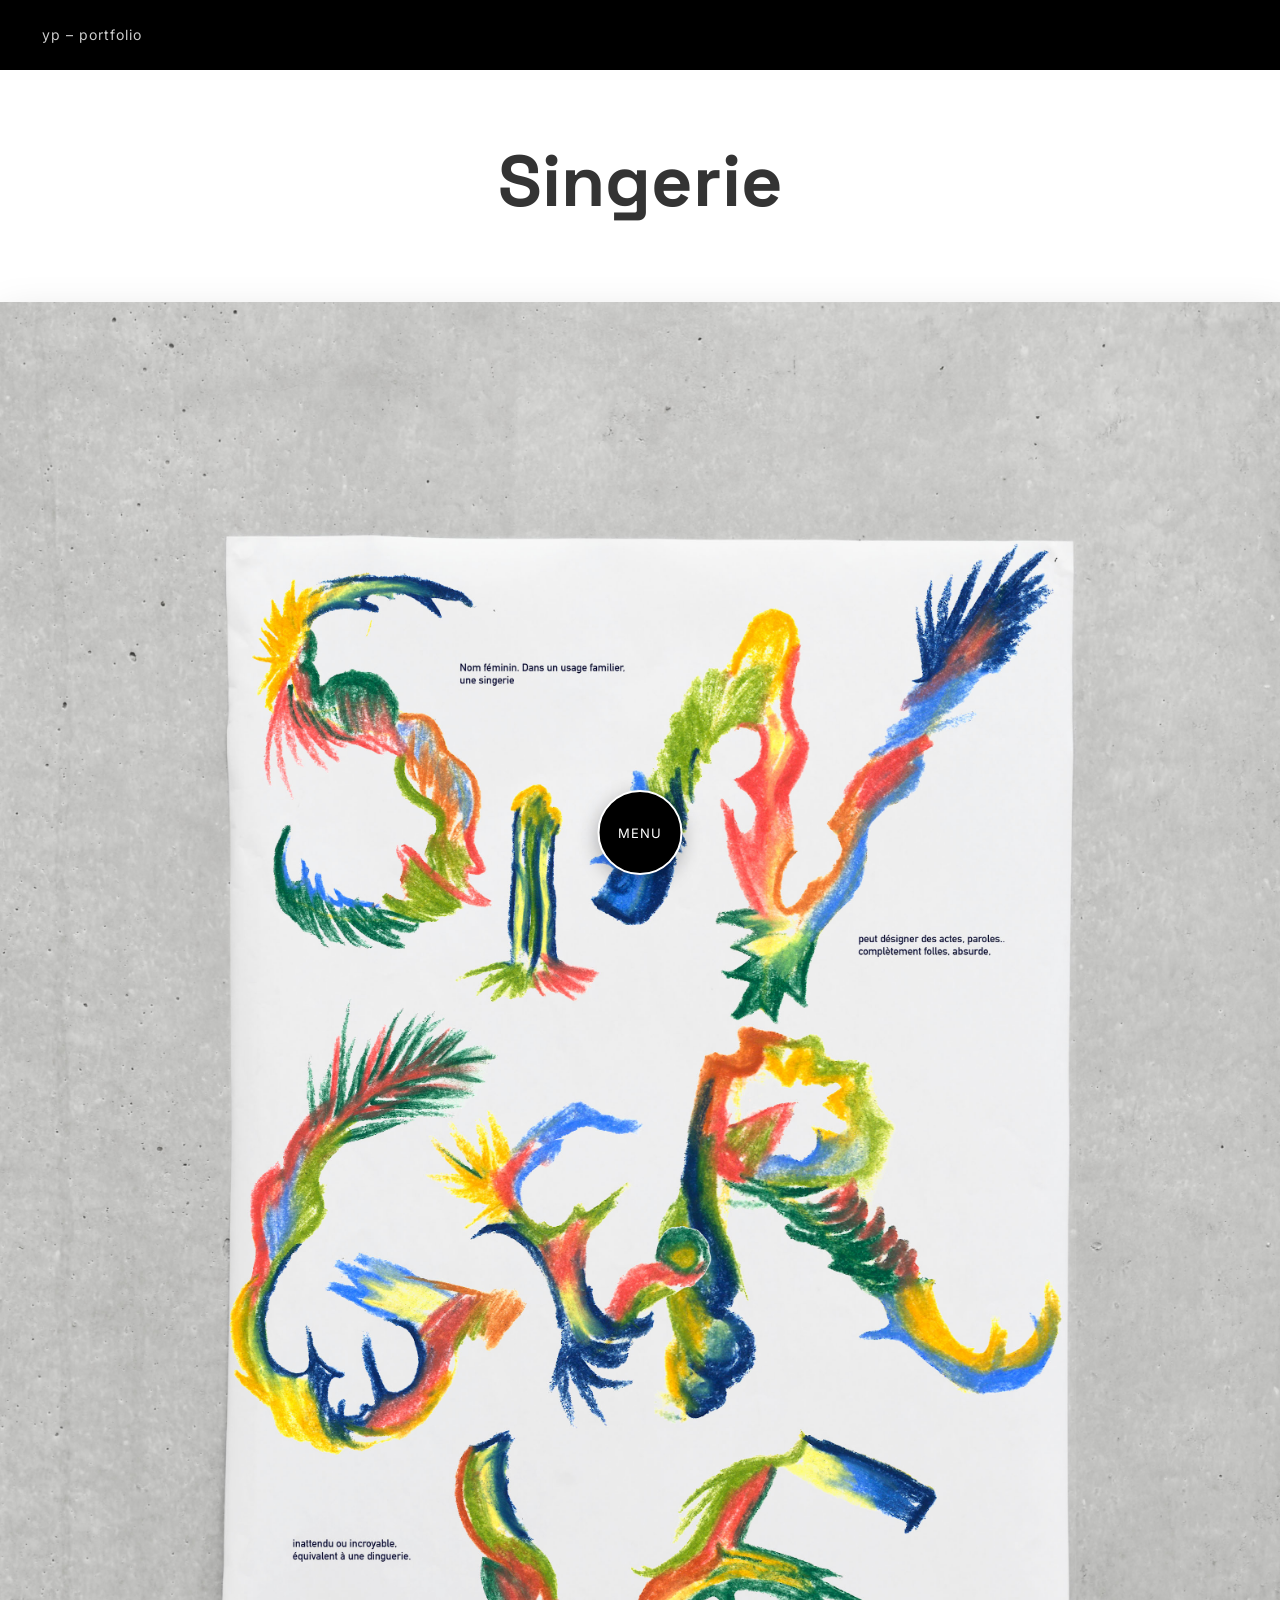
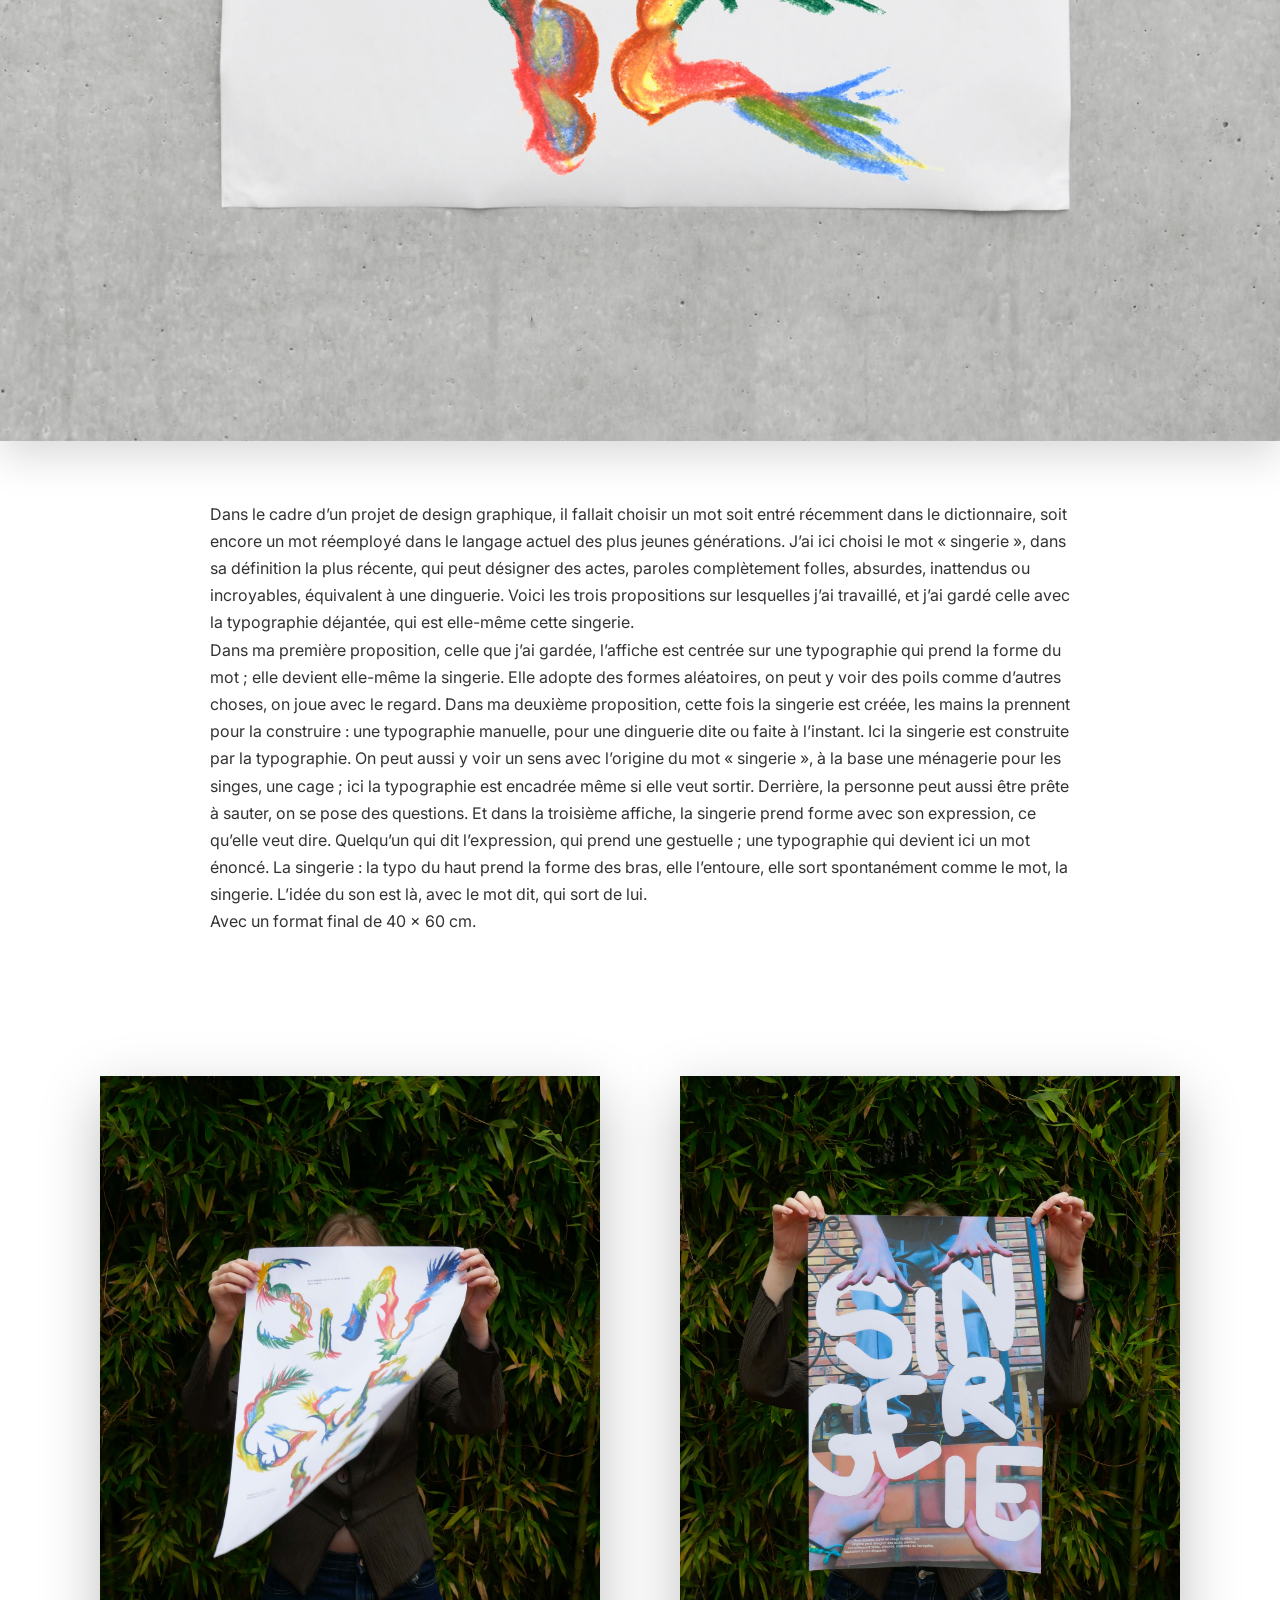
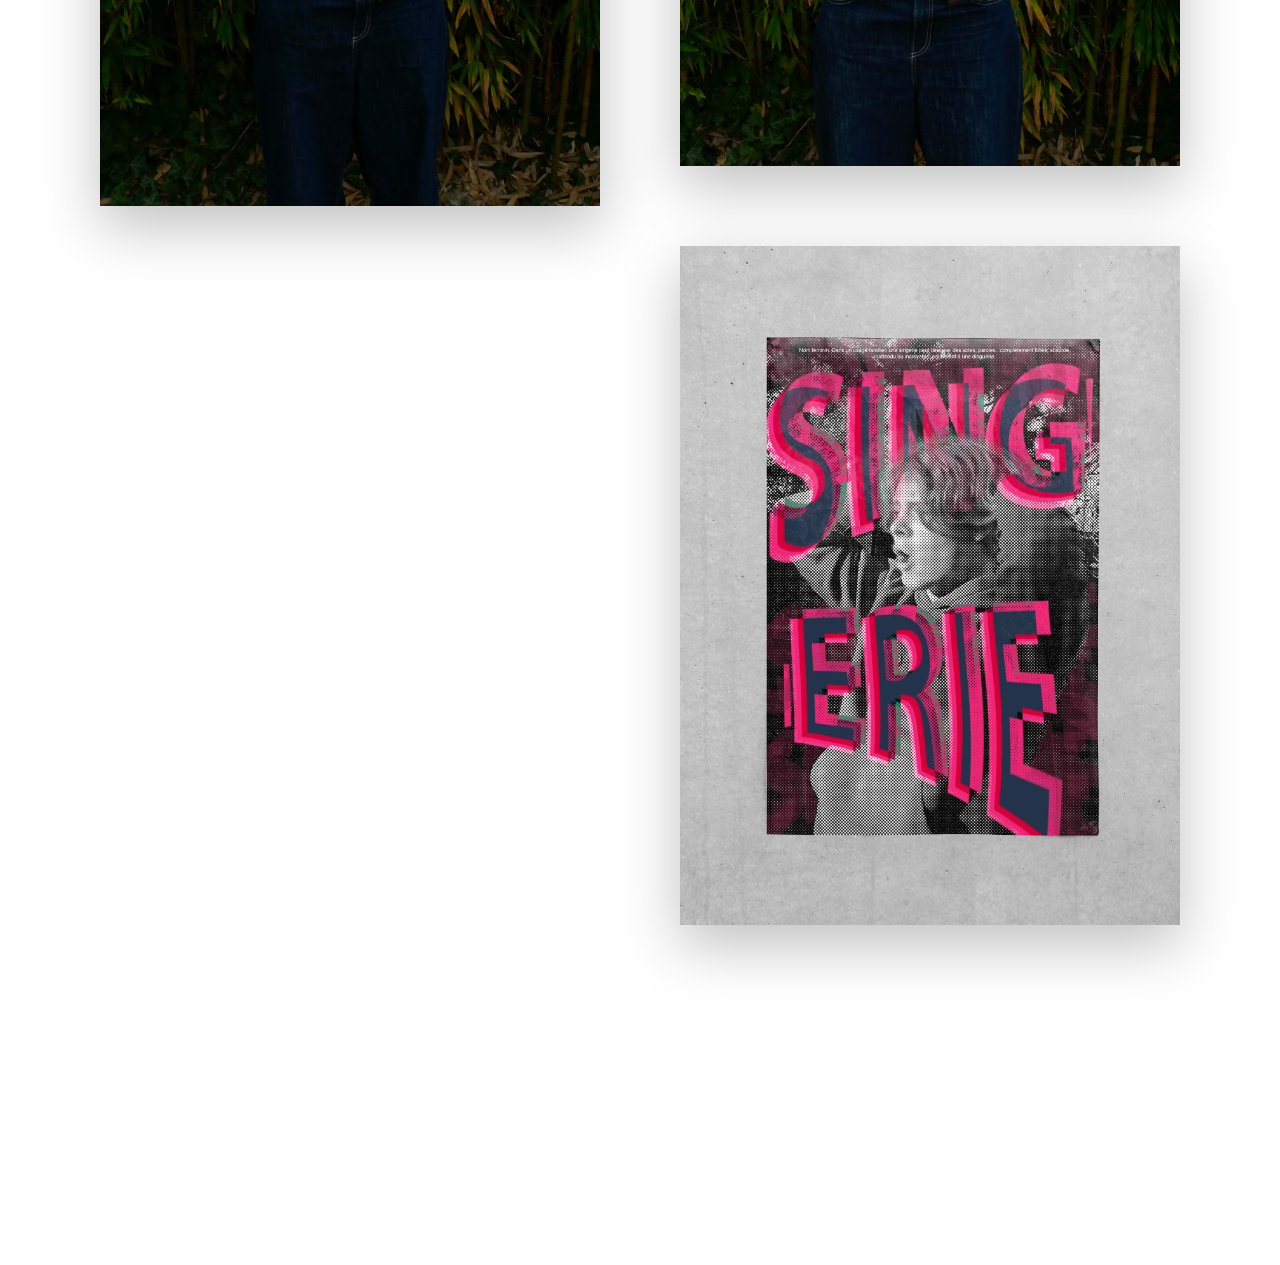
<file: singerie.html>
<!DOCTYPE html>
<html lang="fr">
<head>
    <meta charset="UTF-8">
    <meta name="viewport" content="width=device-width, initial-scale=1.0">
    <title>Porte à porteur – Ysabeau de Pimodan</title>
    <link rel="stylesheet" href="style.css">
    <style>
    /* Image de fond beaucoup plus discrète uniquement sur cette page */
    body::before {
        opacity: 0.07 !important;   /* très léger – mets 0.02 ou 0.04 selon ton goût */
    }
</style>
<style>
 

    /* ←←← NOUVEAU : IMAGE DU PROJET EN PLEINE LARGEUR ←←← */
    .project-fullwidth-image {
        width: 100vw !important;
        margin-left: calc(-50vw + 50%) !important;
        max-width: none !important;
        display: block;
        box-shadow: 0 15px 40px rgba(0,0,0,0.15);
        margin: 60px 0;
    }
    .project-gallery-editorial {
    display: grid;
    grid-template-columns: 1fr 1fr;
    gap: 20px;
    margin: 80px auto;
    padding: 0 20px;
    max-width: 1100px;
}

.project-gallery-editorial .big {
    grid-row: span 2;
    grid-column: 1;
}

.project-gallery-editorial img {
    width: 100%;
    height: auto;
    object-fit: cover;
    box-shadow: 0 12px 30px rgba(0,0,0,0.15);
    transition: transform 0.4s ease;
}

.project-gallery-editorial img:hover { transform: translateY(-6px); }

@media (min-width: 900px) {
    .project-gallery-editorial { gap: 30px; padding: 0 40px; }
}

</style>
<style>
    .project-gallery-masonry-3 {
        columns: 2;
        column-gap: 50px;
        width: 100vw;
        margin-left: calc(-50vw + 50%);      /* pleine largeur totale */
        padding: 120px 60px 160px;
        max-width: none;
        box-sizing: border-box;
    }

    .project-gallery-masonry-3 img {
        width: 100%;
        height: auto;
        display: block;
        margin-bottom: 50px;
        object-fit: contain;
        background: white;
        box-shadow: 0 20px 55px rgba(0,0,0,0.25);
        transition: all 0.6s ease;
        break-inside: avoid;
    }

    .project-gallery-masonry-3 img:hover {
        transform: translateY(-16px);
        box-shadow: 0 40px 100px rgba(0,0,0,0.4);
    }

    /* Desktop → 2 colonnes (idéal pour 3 images) */
    @media (min-width: 900px) {
        .project-gallery-masonry-3 {
            columns: 2;
            column-gap: 80px;
            padding: 140px 100px 180px;
        }
        .project-gallery-masonry-3 img { margin-bottom: 80px; }
    }

    /* Mobile → 1 colonne */
    @media (max-width: 640px) {
        .project-gallery-masonry-3 {
            columns: 1;
            column-gap: 0;
            padding: 80px 20px 100px;
        }
        .project-gallery-masonry-3 img { margin-bottom: 40px; }
    }
</style>
</style>
</style>

    <link href="https://fonts.googleapis.com/css2?family=Inter:wght@300;400;500;600;700&family=Space+Grotesk:wght@300;400;500;600;700&display=swap" rel="stylesheet">
</head>
<body>

    <!-- Barre noire du haut -->
    <div class="top-bar">
    <a href="../index.html" class="portfolio-title" style="margin-left: 12px;">
        YP – portfolio
    </a>
</div>

    <!-- Contenu du projet -->
    <section style="padding:120px 20px 160px; max-width:900px; margin:0 auto; font-family:var(--font-secondary); line-height:1.7; color:var(--gray-dark);">
        <h1 style="font-family:var(--font-primary); font-size:clamp(2.5rem,6vw,4.5rem); text-align:center; margin-bottom:50px;">
            Singerie
        </h1>
        
        <img src="singerie1.jpg" alt="Coffret d'artiste" class="project-fullwidth-image">

        <p>
            Dans le cadre d’un projet de design graphique, il fallait choisir un mot soit entré récemment dans le dictionnaire, soit encore un mot réemployé dans le langage actuel des plus jeunes générations. J’ai ici choisi le mot « singerie », dans sa définition la plus récente, qui peut désigner des actes, paroles complètement folles, absurdes, inattendus ou incroyables, équivalent à une dinguerie. Voici les trois propositions sur lesquelles j’ai travaillé, et j’ai gardé celle avec la typographie déjantée, qui est elle-même cette singerie. 
        </p>
        <p>
            Dans ma première proposition, celle que j’ai gardée, l’affiche est centrée sur une typographie qui prend la forme du mot ; elle devient elle-même la singerie. Elle adopte des formes aléatoires, on peut y voir des poils comme d’autres choses, on joue avec le regard.
Dans ma deuxième proposition, cette fois la singerie est créée, les mains la prennent pour la construire : une typographie manuelle, pour une dinguerie dite ou faite à l’instant. Ici la singerie est construite par la typographie. On peut aussi y voir un sens avec l’origine du mot « singerie », à la base une ménagerie pour les singes, une cage ; ici la typographie est encadrée même si elle veut sortir. Derrière, la personne peut aussi être prête à sauter, on se pose des questions.
Et dans la troisième affiche, la singerie prend forme avec son expression, ce qu’elle veut dire. Quelqu’un qui dit l’expression, qui prend une gestuelle ; une typographie qui devient ici un mot énoncé. La singerie : la typo du haut prend la forme des bras, elle l’entoure, elle sort spontanément comme le mot, la singerie. L’idée du son est là, avec le mot dit, qui sort de lui.

        </p>
        <p>
            Avec un format final de 40 × 60 cm.
         
        </p>
        </div>
        <!-- 6 images – mise en page éditoriale -->
<!-- 6 images – effet masonry aléatoire sur toute la largeur -->
<!-- 4 images – masonry aléatoire pleine largeur -->
<!-- 3 images – masonry aléatoire pleine largeur -->
<div class="project-gallery-masonry-3">
    <img src="singerie4.jpg"  alt="Vue générale">
    <img src="singerie5.jpg"  alt="Détail 1">
    <img src="singerie2.jpg" alt="Détail 2">
    
</div>
    <!-- tu peux en mettre 4, 5 ou 6, ça s’adapte automatiquement -->
</div>
</div> 
    </section>

    <!-- MENU CIRCULAIRE (exactement comme sur index.html) -->
    <nav class="target-menu">
        <button class="menu-toggle">
            <span class="menu-label">Menu</span>
        </button>
        
        <div class="target-circles">
            <a href="index.html#main" class="target-circle circle-1">
                <svg class="circular-text" viewBox="0 0 80 80" width="80" height="80">
                    <path id="circle-1-path" d="M 5, 45 A 35, 35 0 0, 1 75, 45" fill="none"/>
                    <text font-family="Inter, sans-serif" font-size="11" font-weight="600" letter-spacing="1.5px" fill="currentColor">
                        <textPath href="#circle-1-path" startOffset="50%" text-anchor="middle">Accueil</textPath>
                    </text>
                </svg>
            </a>
            
            <a href="index.html#about" class="target-circle circle-2">
                <svg class="circular-text" viewBox="0 0 120 120" width="120" height="120">
                    <path id="circle-2-path" d="M 10, 60 A 50, 50 0 0, 1 110, 60" fill="none"/>
                    <text font-family="Inter, sans-serif" font-size="11" font-weight="600" letter-spacing="1.5px" fill="currentColor">
                        <textPath href="#circle-2-path" startOffset="50%" text-anchor="middle">À propos</textPath>
                    </text>
                </svg>
            </a>
            
            <a href="cv.html" class="target-circle circle-3">
                <svg class="circular-text" viewBox="0 0 160 160" width="160" height="160">
                    <path id="circle-3-path" d="M 10, 80 A 70, 70 0 0, 1 150, 80" fill="none"/>
                    <text font-family="Inter, sans-serif" font-size="12" font-weight="600" letter-spacing="1.5px" fill="currentColor">
                        <textPath href="#circle-3-path" startOffset="50%" text-anchor="middle">CV</textPath>
                    </text>
                </svg>
            </a>
            
            <a href="index.html#projects" class="target-circle circle-4">
                <svg class="circular-text" viewBox="0 0 200 200" width="200" height="200">
                    <path id="circle-4-path" d="M 10, 100 A 90, 90 0 0, 1 190, 100" fill="none"/>
                    <text font-family="Inter, sans-serif" font-size="13" font-weight="600" letter-spacing="1.5px" fill="currentColor">
                        <textPath href="#circle-4-path" startOffset="50%" text-anchor="middle">Projets</textPath>
                    </text>
                </svg>
            </a>
        </div>
    </nav>

    <script src="script.js"></script>
</body>
</html>
</file>
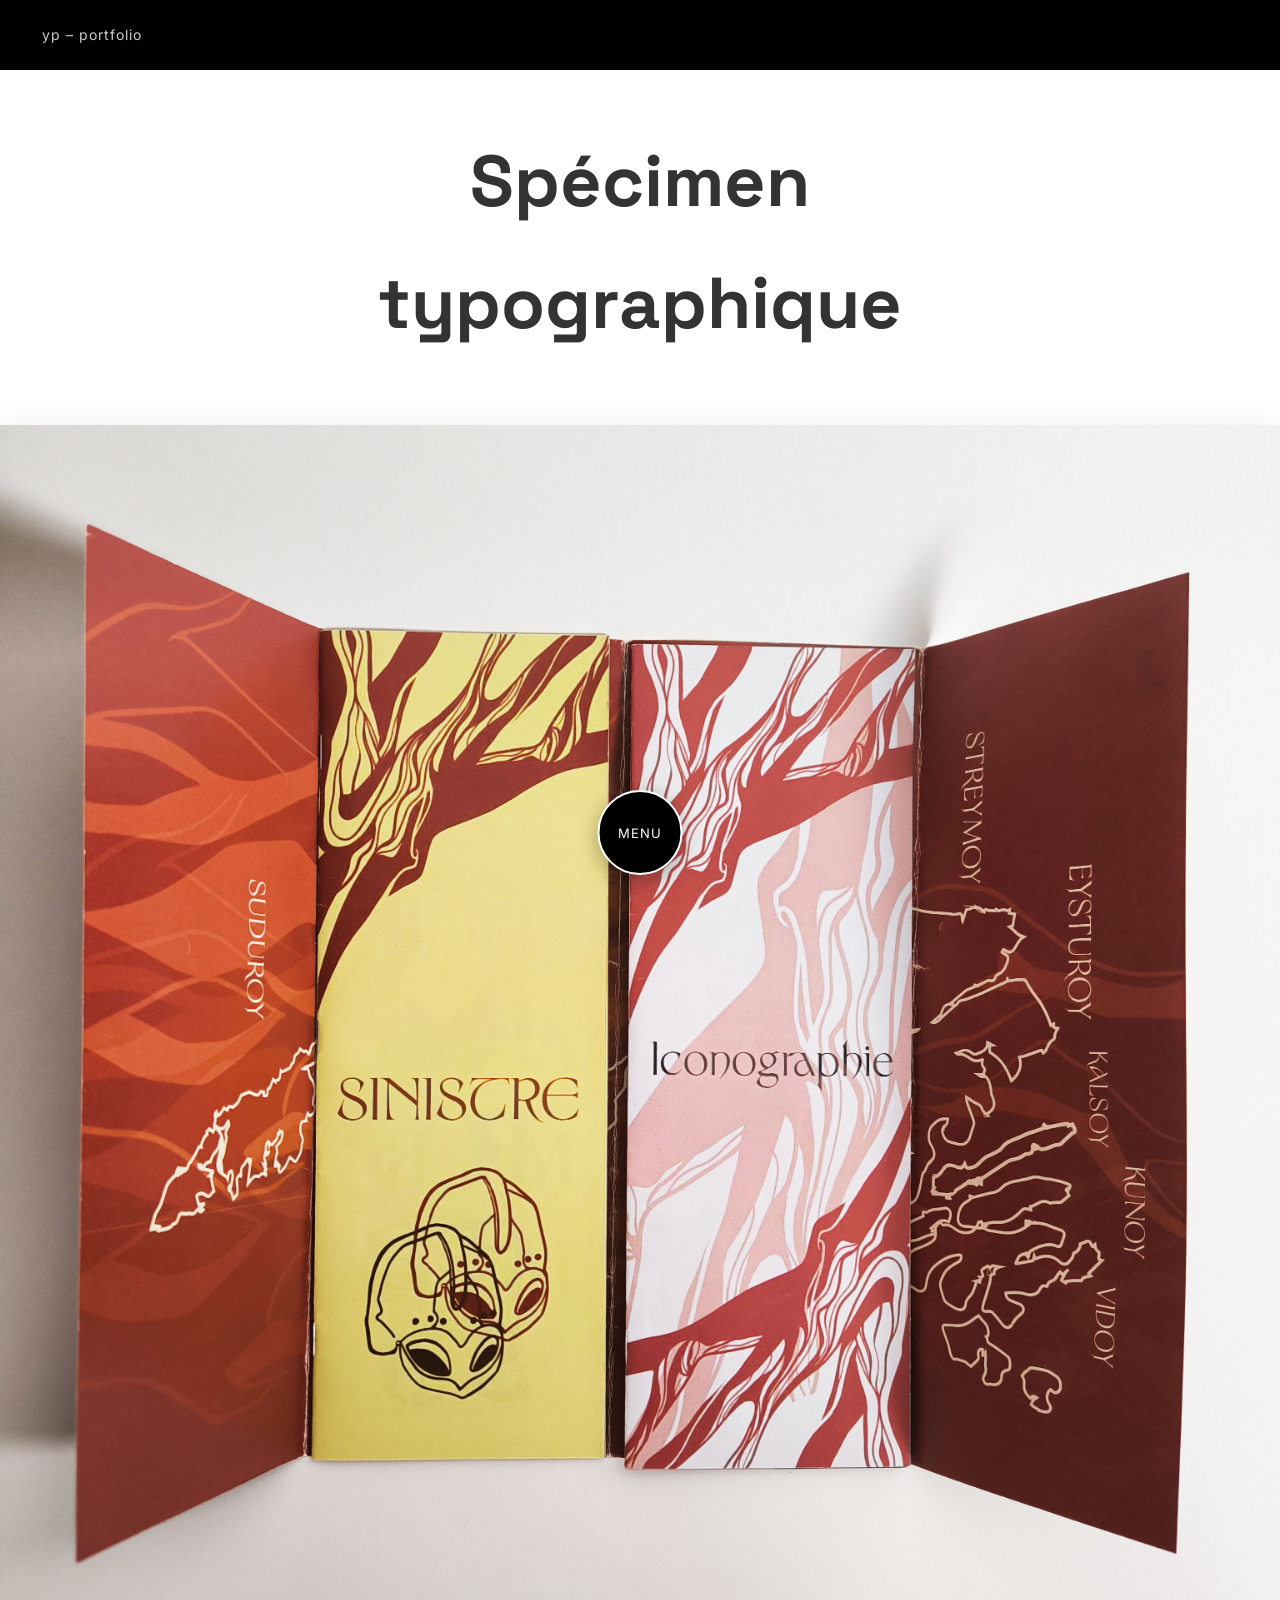
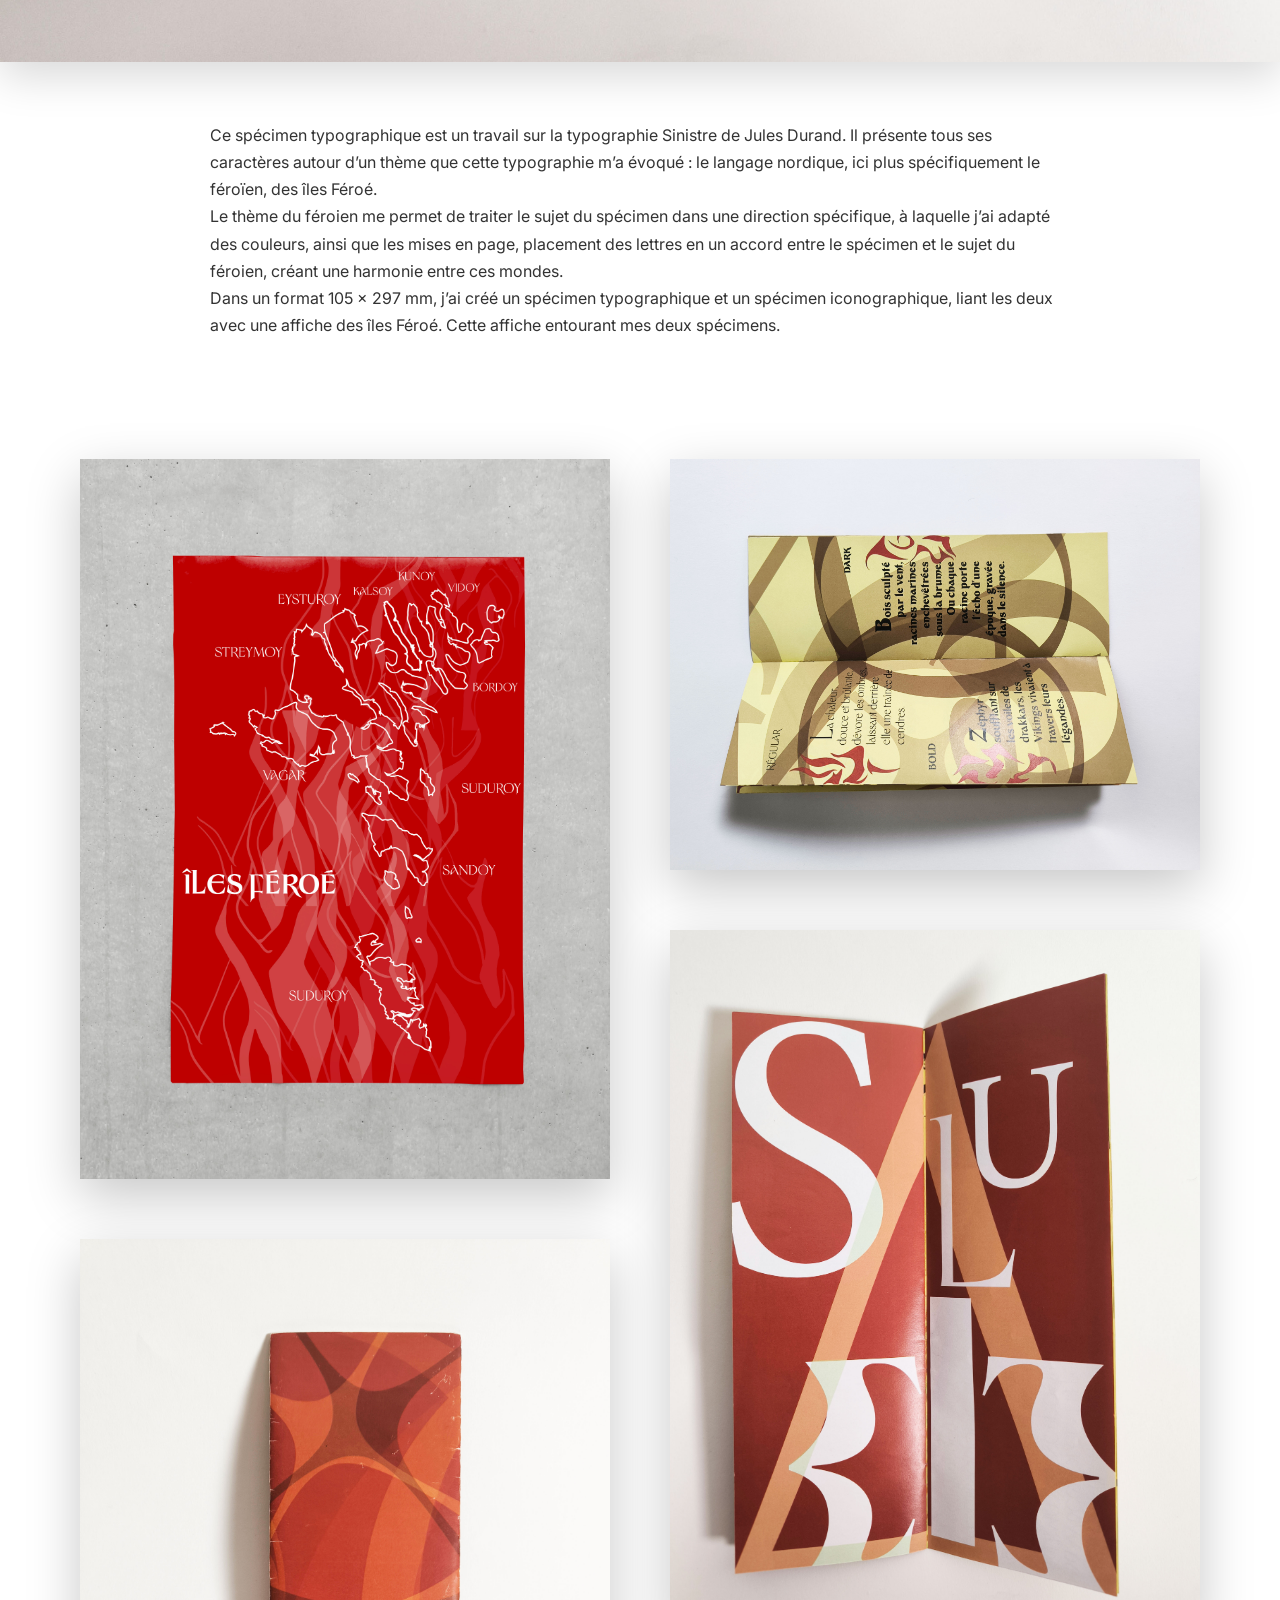
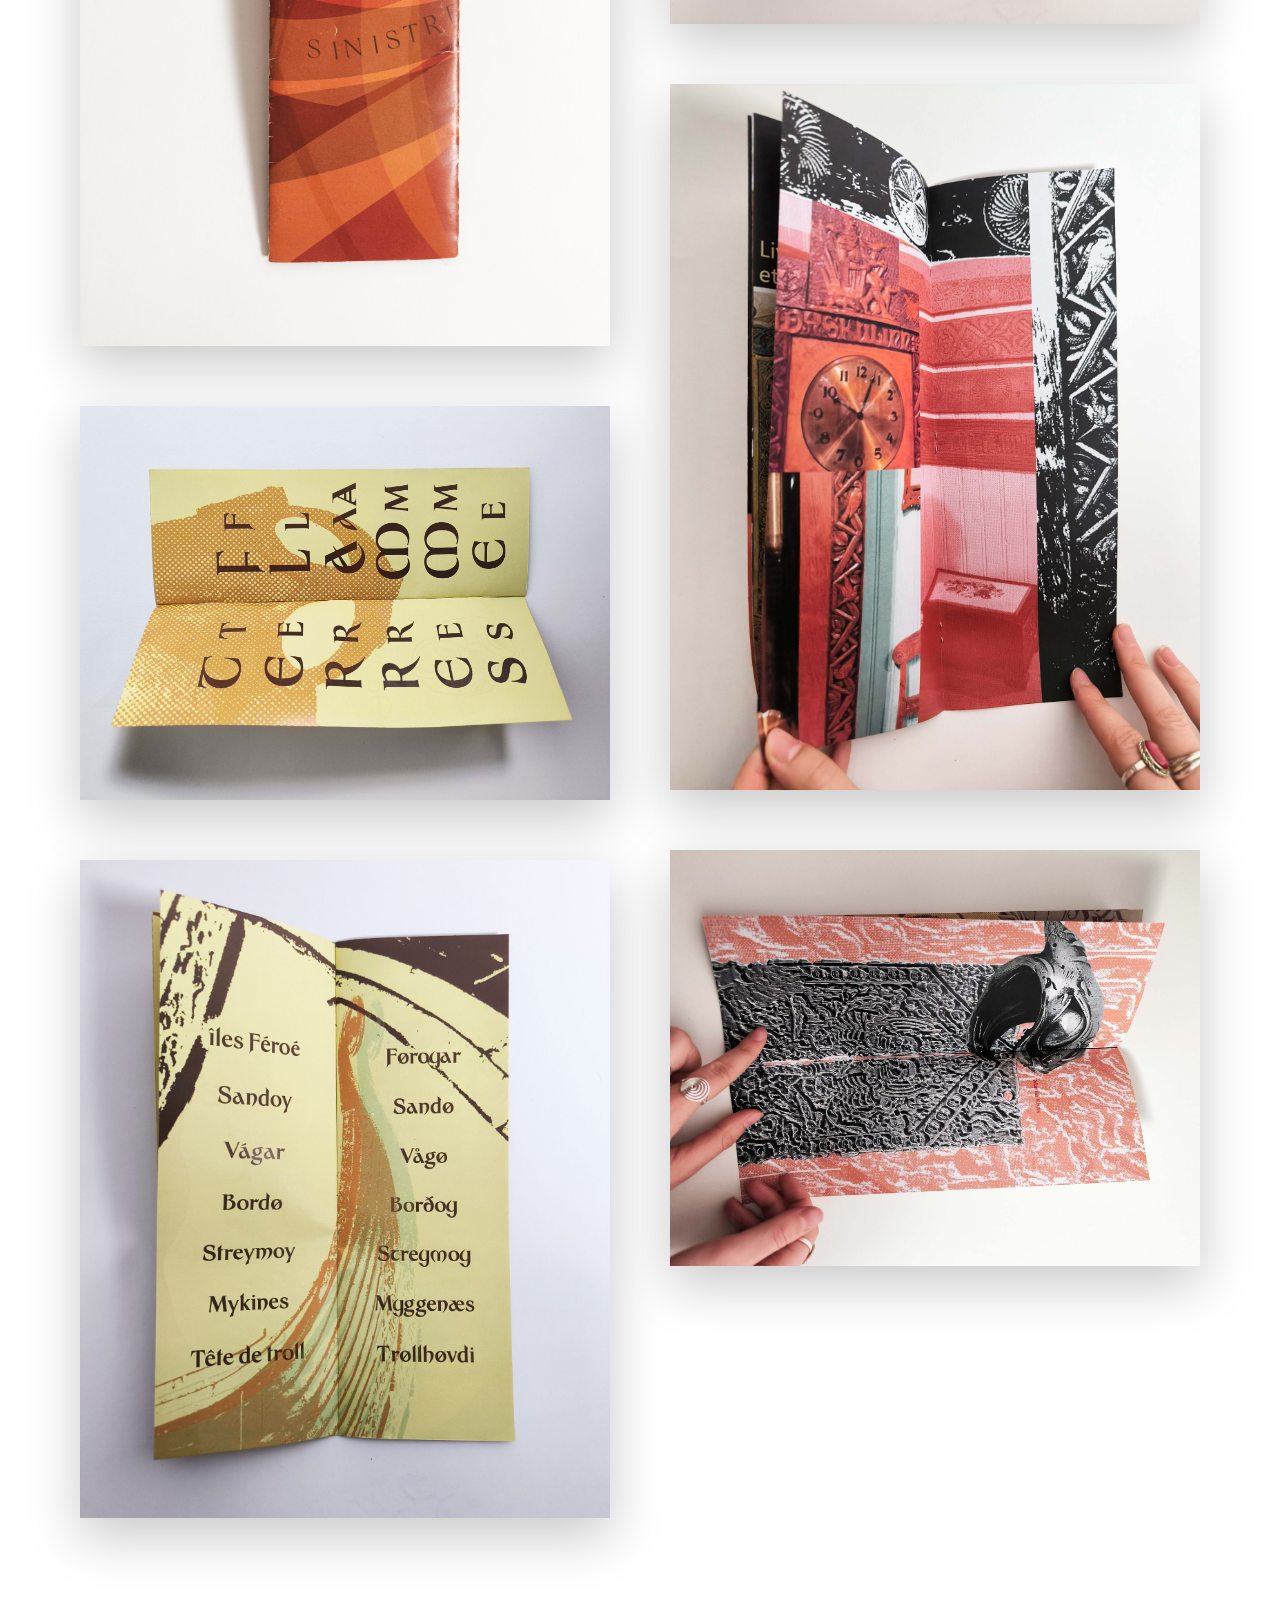
<file: specimentypo.html>
<!DOCTYPE html>
<html lang="fr">
<head>
    <meta charset="UTF-8">
    <meta name="viewport" content="width=device-width, initial-scale=1.0">
    <title>Porte à porteur – Ysabeau de Pimodan</title>
    <link rel="stylesheet" href="style.css">
    <style>
    /* Image de fond beaucoup plus discrète uniquement sur cette page */
    body::before {
        opacity: 0.07 !important;   /* très léger – mets 0.02 ou 0.04 selon ton goût */
    }
</style>
<style>
 

    /* ←←← NOUVEAU : IMAGE DU PROJET EN PLEINE LARGEUR ←←← */
    .project-fullwidth-image {
        width: 100vw !important;
        margin-left: calc(-50vw + 50%) !important;
        max-width: none !important;
        display: block;
        box-shadow: 0 15px 40px rgba(0,0,0,0.15);
        margin: 60px 0;
    }
    .project-gallery-editorial {
    display: grid;
    grid-template-columns: 1fr 1fr;
    gap: 20px;
    margin: 80px auto;
    padding: 0 20px;
    max-width: 1100px;
}

.project-gallery-editorial .big {
    grid-row: span 2;
    grid-column: 1;
}

.project-gallery-editorial img {
    width: 100%;
    height: auto;
    object-fit: cover;
    box-shadow: 0 12px 30px rgba(0,0,0,0.15);
    transition: transform 0.4s ease;
}

.project-gallery-editorial img:hover { transform: translateY(-6px); }

@media (min-width: 900px) {
    .project-gallery-editorial { gap: 30px; padding: 0 40px; }
}

</style>
<style>
    .project-gallery-masonry-4 {
        columns: 2;
        column-gap: 40px;
        width: 100vw;
        margin-left: calc(-50vw + 50%);      /* pleine largeur totale */
        padding: 100px 50px 140px;
        max-width: none;
        box-sizing: border-box;
    }

    .project-gallery-masonry-4 img {
        width: 100%;
        height: auto;
        display: block;
        margin-bottom: 40px;
        object-fit: contain;
        background: white;
        box-shadow: 0 18px 50px rgba(0,0,0,0.22);
        transition: all 0.6s ease;
        break-inside: avoid;
    }

    .project-gallery-masonry-4 img:hover {
        transform: translateY(-14px);
        box-shadow: 0 35px 90px rgba(0,0,0,0.38);
    }

    /* Desktop → 2 colonnes (parfait pour 4 images) */
    @media (min-width: 900px) {
        .project-gallery-masonry-4 {
            columns: 2;
            column-gap: 60px;
            padding: 120px 80px 160px;
        }
        .project-gallery-masonry-4 img { margin-bottom: 60px; }
    }

    /* Mobile → 1 colonne */
    @media (max-width: 640px) {
        .project-gallery-masonry-4 {
            columns: 1;
            column-gap: 0;
            padding: 80px 20px;
        }
        .project-gallery-masonry-4 img { margin-bottom: 40px; }
    }
</style>
</style>

    <link href="https://fonts.googleapis.com/css2?family=Inter:wght@300;400;500;600;700&family=Space+Grotesk:wght@300;400;500;600;700&display=swap" rel="stylesheet">
</head>
<body>

    <!-- Barre noire du haut -->
    <div class="top-bar">
    <a href="../index.html" class="portfolio-title" style="margin-left: 12px;">
        YP – portfolio
    </a>
</div>

    <!-- Contenu du projet -->
    <section style="padding:120px 20px 160px; max-width:900px; margin:0 auto; font-family:var(--font-secondary); line-height:1.7; color:var(--gray-dark);">
        <h1 style="font-family:var(--font-primary); font-size:clamp(2.5rem,6vw,4.5rem); text-align:center; margin-bottom:50px;">
            Spécimen typographique
        </h1>
        
        <img src="spetypo2.jpg" alt="Coffret d'artiste" class="project-fullwidth-image">

        <p>
            Ce spécimen typographique est un travail sur la typographie Sinistre de Jules Durand. Il présente tous ses caractères autour d’un thème que cette typographie m’a évoqué : le langage nordique, ici plus spécifiquement le féroïen, des îles Féroé. 
        </p>
        <p>
            Le thème du féroien me permet de traiter le sujet du spécimen dans une direction spécifique, à laquelle j’ai adapté des couleurs, ainsi que les mises en page, placement des lettres en un accord entre le spécimen et le sujet du féroien, créant une harmonie entre ces mondes.
        </p>
        <p>
            Dans un format 105 × 297 mm, j’ai créé un spécimen typographique et un spécimen iconographique, liant les deux avec une affiche des îles Féroé. Cette affiche entourant mes deux spécimens.
        </p>
        </div>
        <!-- 6 images – mise en page éditoriale -->
<!-- 6 images – effet masonry aléatoire sur toute la largeur -->
<!-- 4 images – masonry aléatoire pleine largeur -->
<div class="project-gallery-masonry-4">
    <img src="spetypo.jpg"   alt="Coffret d'artiste – Vue générale">
    <img src="spetypo1.jpg"   alt="Détail 1">
    <img src="spetypo3.jpg"  alt="Détail 2">
    <img src="spetypo4.jpg"  alt="Détail 3">
    <img src="spetypo5.jpg"  alt="Détail 4">
    <img src="spetypo6.jpg"  alt="Détail 5">
    <img src="spetypo7.jpg"  alt="Détail 6">
    <img src="spetypo8.jpg"  alt="Détail 7">
    <!-- tu peux en mettre 4, 5 ou 6, ça s’adapte automatiquement -->
</div>
</div> 
    </section>

    <!-- MENU CIRCULAIRE (exactement comme sur index.html) -->
    <nav class="target-menu">
        <button class="menu-toggle">
            <span class="menu-label">Menu</span>
        </button>
        
        <div class="target-circles">
            <a href="index.html#main" class="target-circle circle-1">
                <svg class="circular-text" viewBox="0 0 80 80" width="80" height="80">
                    <path id="circle-1-path" d="M 5, 45 A 35, 35 0 0, 1 75, 45" fill="none"/>
                    <text font-family="Inter, sans-serif" font-size="11" font-weight="600" letter-spacing="1.5px" fill="currentColor">
                        <textPath href="#circle-1-path" startOffset="50%" text-anchor="middle">Accueil</textPath>
                    </text>
                </svg>
            </a>
            
            <a href="index.html#about" class="target-circle circle-2">
                <svg class="circular-text" viewBox="0 0 120 120" width="120" height="120">
                    <path id="circle-2-path" d="M 10, 60 A 50, 50 0 0, 1 110, 60" fill="none"/>
                    <text font-family="Inter, sans-serif" font-size="11" font-weight="600" letter-spacing="1.5px" fill="currentColor">
                        <textPath href="#circle-2-path" startOffset="50%" text-anchor="middle">À propos</textPath>
                    </text>
                </svg>
            </a>
            
            <a href="cv.html" class="target-circle circle-3">
                <svg class="circular-text" viewBox="0 0 160 160" width="160" height="160">
                    <path id="circle-3-path" d="M 10, 80 A 70, 70 0 0, 1 150, 80" fill="none"/>
                    <text font-family="Inter, sans-serif" font-size="12" font-weight="600" letter-spacing="1.5px" fill="currentColor">
                        <textPath href="#circle-3-path" startOffset="50%" text-anchor="middle">CV</textPath>
                    </text>
                </svg>
            </a>
            
            <a href="index.html#projects" class="target-circle circle-4">
                <svg class="circular-text" viewBox="0 0 200 200" width="200" height="200">
                    <path id="circle-4-path" d="M 10, 100 A 90, 90 0 0, 1 190, 100" fill="none"/>
                    <text font-family="Inter, sans-serif" font-size="13" font-weight="600" letter-spacing="1.5px" fill="currentColor">
                        <textPath href="#circle-4-path" startOffset="50%" text-anchor="middle">Projets</textPath>
                    </text>
                </svg>
            </a>
        </div>
    </nav>

    <script src="script.js"></script>
</body>
</html>
</file>
<file: style.css>
/* Reset et styles de base */
* {
    margin: 0;
    padding: 0;
    box-sizing: border-box;
}

:root {
    --primary-color: #000000;
    --secondary-color: #ffffff;
    --accent-color: #000000;
    --gray-light: #f5f5f5;
    --gray-medium: #e0e0e0;
    --gray-dark: #333333;
    --font-primary: 'Space Grotesk', sans-serif;
    --font-secondary: 'Inter', sans-serif;
}

html {
    scroll-behavior: auto;
}

body {
    font-family: var(--font-primary);
    background-color: var(--secondary-color);
    color: var(--primary-color);
    overflow-x: hidden;
    line-height: 1.6;
}

/* ============================================
   BARRE NOIRE EN HAUT - RESPONSIVE
   ============================================ */
.top-bar {
    background-color: var(--primary-color);
    position: fixed;
    width: 100%;
    top: 0;
    z-index: 1001;
    height: 50px;
    display: flex;
    align-items: center;
    padding: 0 15px;
    box-sizing: border-box;
}

.portfolio-title {
    font-family: var(--font-secondary);
    font-size: 11px;
    letter-spacing: 0.8px;
    text-transform: lowercase;
    font-weight: 400;
    opacity: 0.8;
    color: var(--secondary-color);
    text-decoration: none;
    cursor: pointer;
}

.portfolio-title:hover {
    opacity: 1;
}

/* ============================================
   SECTION ACCUEIL - RESPONSIVE
   ============================================ */
#main {
    position: relative;
    min-height: 100vh;
    padding-top: 70px !important;
    background-image: url("fond-acceuil.jpg");
    background-size: cover;
    background-position: center;
    background-repeat: no-repeat;
    display: flex;
    align-items: center;
    z-index: 1;
}

.main-header {
    max-width: 100%;
    margin: 0 auto;
    width: 100%;
    padding: 0 15px;
}

.header-content {
    margin-bottom: 0;
    margin-top: 0;
    position: relative;
    z-index: 999;
    text-align: center;
}

/* Titre principal */
.site-name {
    font-family: 'Baskervville', serif !important;
    font-weight: 400;
    letter-spacing: -0.01em;
    line-height: 0.95;
    display: block;
    width: 100%;
    margin: 0 auto !important;
    text-align: center;
    color: #ffffff;
    font-size: clamp(2rem, 10vw, 3rem);
    margin-bottom: 15px;
}

.subtitle {
    font-family: 'Baskervville', serif;
    font-size: clamp(0.9rem, 3vw, 1.1rem);
    color: #ffffff;
    font-weight: 400;
    line-height: 1.5;
    max-width: fit-content;
    margin: 0 auto;
    text-align: center;
}

/* ============================================
   SECTION PROJETS - PLEINE LARGEUR
   ============================================ */
#projects {
    padding-top: 40px;
    min-height: auto;
    position: relative;
    z-index: 10;
    background-color: var(--secondary-color);
    width: 100vw !important;
    margin-left: calc(-50vw + 50%) !important;
    padding-left: 0 !important;
    padding-right: 0 !important;
}

.projects-container {
    max-width: none !important;
    margin: 0 !important;
    padding: 0 !important;
    position: relative;
    z-index: 20;
}

.projects-container h2 {
    font-size: 1.6rem;
    margin-bottom: 25px;
    font-weight: 700;
    padding: 0 15px;
    text-align: center;
}

.project-category {
    margin-bottom: 0.1rem;
}

/* Grille des projets - MOBILE FIRST */
.projects-preview {
    display: flex;
    flex-direction: column;
    gap: 1.6rem;
    margin-bottom: 1.6rem;
    padding: 0 !important;
    width: 100% !important;
    margin-left: 0 !important;
    margin-right: 0 !important;
}

/* Cartes de projet */
.project-card {
    position: relative;
    border-radius: 0;
    overflow: hidden;
    display: flex;
    flex-direction: column;
    background-color: transparent;
    cursor: pointer;
    box-shadow: none;
    transition: transform 0.3s ease;
    width: 100%;
    z-index: 30;
}

.project-card:hover {
    transform: translateY(-3px);
}

/* Images des projets - MOBILE FIRST */
.project-card img {
    width: 100%;
    height: 300px;
    object-fit: cover;
    transition: transform 0.6s ease;
    flex-shrink: 0;
    display: block;
}

.project-card:hover img {
    transform: scale(1.05);
}

/* Titres des projets */
.project-title {
    position: absolute !important;
    bottom: 0 !important;
    left: 0 !important;
    right: 0 !important;
    padding: 20px 15px 10px 15px !important;
    background: linear-gradient(transparent, rgba(0,0,0,0.9)) !important;
    backdrop-filter: blur(1px);
}

.project-title h4 {
    font-family: 'Inter', sans-serif !important;
    font-weight: 600 !important;
    font-size: 1.3rem !important;
    line-height: 1 !important;
    letter-spacing: 0 !important;
    color: var(--secondary-color) !important;
    text-shadow: none !important;
    margin: 0 !important;
    padding: 0 !important;
    text-transform: uppercase;
}

/* ============================================
   SECTION À PROPOS
   ============================================ */
.about-container {
    max-width: 100%;
    margin: 0 auto;
    padding: 0 15px;
}

.about-container h2 {
    font-size: 1.8rem;
    margin-bottom: 25px;
    font-weight: 700;
}

.about-content p {
    font-family: var(--font-secondary);
    font-size: 0.95rem;
    line-height: 1.7;
    margin-bottom: 18px;
    color: var(--gray-dark);
}

.about-details {
    display: grid;
    grid-template-columns: 1fr;
    gap: 25px;
    margin-top: 30px;
}

.detail-item h4 {
    font-size: 1rem;
    margin-bottom: 8px;
    font-weight: 600;
}

.detail-item p {
    font-family: var(--font-secondary);
    color: var(--gray-dark);
    line-height: 1.6;
    font-size: 0.9rem;
}

/* Barre CV pleine largeur */
.cv-fullbar-link {
    display: block;
    background-color: var(--primary-color);
    width: 100vw;
    margin-left: calc(-50vw + 50%);
    padding: 24px 0;
    text-align: center;
    margin-top: 60px;
    text-decoration: none;
    color: var(--secondary-color);
    font-family: var(--font-secondary);
    font-size: 0.95rem;
    font-weight: 500;
    letter-spacing: 1.2px;
    transition: background-color 0.4s ease;
}

.cv-fullbar-link:hover {
    background-color: #1a1a1a;
    color: white;
}

/* ============================================
   MENU CIRCULAIRE - RESPONSIVE
   ============================================ */
.target-menu {
    position: fixed;
    bottom: 15px;
    left: 50%;
    transform: translateX(-50%);
    z-index: 1001;
}

.menu-toggle {
    width: 60px;
    height: 60px;
    border-radius: 50%;
    background: var(--primary-color);
    border: 2px solid var(--secondary-color);
    color: var(--secondary-color);
    font-family: var(--font-secondary);
    font-size: 11px;
    text-transform: uppercase;
    letter-spacing: 0.8px;
    cursor: pointer;
    transition: all 0.4s cubic-bezier(0.68, -0.55, 0.265, 1.55);
    position: relative;
    z-index: 1005;
    box-shadow: 0 6px 20px rgba(0, 0, 0, 0.3);
}

.menu-toggle:hover {
    transform: scale(1.1);
    background: var(--secondary-color);
    color: var(--primary-color);
}

.target-circles {
    position: absolute;
    top: 50%;
    left: 50%;
    transform: translate(-50%, -50%);
    pointer-events: none;
}

.target-menu.active .target-circles {
    pointer-events: all;
}

.target-circle {
    position: absolute;
    border-radius: 50%;
    display: flex;
    align-items: center;
    justify-content: center;
    text-decoration: none;
    font-family: var(--font-secondary);
    transition: all 0.6s cubic-bezier(0.68, -0.55, 0.265, 1.55);
    opacity: 0;
    top: 50%;
    left: 50%;
    transform: translate(-50%, -50%) scale(0);
    border: 1px solid rgba(0, 0, 0, 0.1);
    box-shadow: 0 5px 20px rgba(0, 0, 0, 0.2);
}

.target-menu.active .target-circle {
    opacity: 1;
    transform: translate(-50%, -50%) scale(1);
}

/* Cercles - MOBILE */
.circle-1 {
    width: 70px;
    height: 70px;
    background: var(--secondary-color);
    color: var(--primary-color);
    z-index: 1004;
    transition-delay: 0.1s;
}

.circle-2 {
    width: 105px;
    height: 105px;
    background: #f8f8f8;
    color: var(--primary-color);
    z-index: 1003;
    transition-delay: 0.2s;
}

.circle-3 {
    width: 140px;
    height: 140px;
    background: #888888;
    color: var(--secondary-color);
    z-index: 1002;
    transition-delay: 0.3s;
}

.circle-4 {
    width: 175px;
    height: 175px;
    background: var(--primary-color);
    color: var(--secondary-color);
    z-index: 1001;
    transition-delay: 0.4s;
}

.target-circle:hover {
    transform: translate(-50%, -50%) scale(1.05) !important;
    box-shadow: 0 8px 30px rgba(0, 0, 0, 0.3);
}

/* SVG Texte circulaire */
.circular-text {
    position: absolute;
    top: 50%;
    left: 50%;
    transform: translate(-50%, -50%);
    width: 100%;
    height: 100%;
}

.circular-text text {
    text-transform: uppercase;
    font-weight: 600;
    letter-spacing: 1.2px;
}

.circle-2 .vertical-text,
.circle-3 .vertical-text,
.circle-4 .vertical-text {
    display: none;
}

.target-menu.active .menu-toggle {
    opacity: 0;
    pointer-events: none;
    transform: scale(0);
}

/* Sections principales */
#main-content {
    position: relative;
    padding-bottom: 100px;
}

.main-section {
    min-height: 100vh;
    padding: 40px 0;
    width: 100%;
}

/* ============================================
   RESPONSIVE - TABLETTES (600px+)
   ============================================ */
@media (min-width: 600px) {
    .top-bar {
        height: 55px;
        padding: 0 20px;
    }
    
    .portfolio-title {
        font-size: 12px;
    }
    
    #main {
        padding-top: 80px !important;
        min-height: 110vh;
    }
    
    .site-name {
        font-size: clamp(2.5rem, 12vw, 5rem);
    }
    
    .subtitle {
        font-size: clamp(1rem, 3.5vw, 1.3rem);
    }
    
    .projects-preview {
        flex-direction: row;
        gap: 1.6rem;
        margin-bottom: 1.6rem;
    }
    
    .project-card img {
        height: 450px;
    }
    
    .project-title h4 {
        font-size: 1.6rem !important;
    }
    
    .projects-container h2 {
        font-size: 2rem;
    }
    
    .about-details {
        grid-template-columns: 1fr 1fr;
    }
    
    .menu-toggle {
        width: 70px;
        height: 70px;
    }
    
    .circle-1 { width: 80px; height: 80px; }
    .circle-2 { width: 120px; height: 120px; }
    .circle-3 { width: 160px; height: 160px; }
    .circle-4 { width: 200px; height: 200px; }
}

/* ============================================
   RESPONSIVE - TABLETTES (768px+)
   ============================================ */
@media (min-width: 768px) {
    .top-bar {
        height: 60px;
        padding: 0 25px;
    }
    
    .portfolio-title {
        font-size: 13px;
    }
    
    #main {
        padding-top: 90px !important;
        min-height: 115vh;
    }
    
    .site-name {
        font-size: clamp(3rem, 13vw, 6rem);
    }
    
    .project-card img {
        height: 550px;
    }
    
    .project-title {
        padding: 25px 20px 12px 20px !important;
    }
    
    .project-title h4 {
        font-size: 1.9rem !important;
    }
    
    .projects-container h2 {
        font-size: 2.3rem;
    }
    
    .about-container h2 {
        font-size: 2.2rem;
    }
    
    .about-content p {
        font-size: 1.05rem;
    }
    
    .cv-fullbar-link {
        padding: 28px 0;
        font-size: 1.05rem;
        margin-top: 80px;
    }
    
    .menu-toggle {
        width: 75px;
        height: 75px;
        font-size: 12px;
    }
    
    .circle-1 { width: 90px; height: 90px; }
    .circle-2 { width: 135px; height: 135px; }
    .circle-3 { width: 180px; height: 180px; }
    .circle-4 { width: 225px; height: 225px; }
}

/* ============================================
   RESPONSIVE - DESKTOP (1024px+)
   ============================================ */
@media (min-width: 1024px) {
    .top-bar {
        height: 70px;
        padding: 0 30px;
    }
    
    .portfolio-title {
        font-size: 14px;
        letter-spacing: 1px;
    }
    
    #main {
        padding-top: 100px !important;
        min-height: 120vh;
    }
    
    .site-name {
        font-size: clamp(4rem, 14vw, 7.5rem);
    }
    
    .subtitle {
        font-size: clamp(1.1rem, 4vw, 1.5rem);
    }
    
    .main-header {
        padding: 0 30px;
    }
    
    .project-card img {
        height: 700px;
    }
    
    .project-title {
        padding: 30px 25px 15px 25px !important;
    }
    
    .project-title h4 {
        font-size: 2.2rem !important;
    }
    
    .projects-container h2 {
        font-size: 3rem;
        padding: 0 30px;
    }
    
    .about-container {
        max-width: 900px;
        padding: 0 30px;
    }
    
    .about-container h2 {
        font-size: 2.8rem;
    }
    
    .about-content p {
        font-size: 1.1rem;
    }
    
    .cv-fullbar-link {
        padding: 32px 0;
        font-size: 1.1rem;
        margin-top: 100px;
    }
    
    .target-menu {
        bottom: 25px;
    }
    
    .menu-toggle {
        width: 85px;
        height: 85px;
        font-size: 13px;
    }
    
    .circle-1 { width: 105px; height: 105px; }
    .circle-2 { width: 157px; height: 157px; }
    .circle-3 { width: 210px; height: 210px; }
    .circle-4 { width: 262px; height: 262px; }
}

/* ============================================
   RESPONSIVE - GRANDS ÉCRANS (1440px+)
   ============================================ */
@media (min-width: 1440px) {
    .top-bar {
        height: 75px;
        padding: 0 40px;
    }
    
    .portfolio-title {
        font-size: 14px;
    }
    
    #main {
        padding-top: 110px !important;
        min-height: 120vh;
    }
    
    .site-name {
        font-size: clamp(5rem, 15vw, 8.5rem);
    }
    
    .subtitle {
        font-size: clamp(1.2rem, 4.5vw, 1.7rem);
    }
    
    .project-card img {
        height: 800px;
    }
    
    .project-title {
        padding: 35px 30px 18px 30px !important;
    }
    
    .project-title h4 {
        font-size: 2.5rem !important;
        letter-spacing: -0.5px !important;
    }
    
    .projects-container h2 {
        font-size: 3.5rem;
    }
    
    .about-container {
        max-width: 1100px;
    }
    
    .about-container h2 {
        font-size: 3.2rem;
    }
    
    .about-content p {
        font-size: 1.15rem;
    }
    
    .target-menu {
        bottom: 30px;
    }
    
    .menu-toggle {
        width: 95px;
        height: 95px;
        font-size: 14px;
        letter-spacing: 1.3px;
    }
    
    .circle-1 { width: 115px; height: 115px; }
    .circle-2 { width: 172px; height: 172px; }
    .circle-3 { width: 230px; height: 230px; }
    .circle-4 { width: 287px; height: 287px; }
}

/* ============================================
   TRÈS GRANDS ÉCRANS (1920px+)
   ============================================ */
@media (min-width: 1920px) {
    .top-bar {
        height: 80px;
    }
    
    #main {
        min-height: 120vh;
    }
    
    .site-name {
        font-size: clamp(6rem, 16vw, 10rem);
    }
    
    .project-card img {
        height: 900px;
    }
    
    .project-title h4 {
        font-size: 3rem !important;
    }
    
    .projects-container h2 {
        font-size: 4.2rem;
    }
    
    .about-container h2 {
        font-size: 3.8rem;
    }
    
    .menu-toggle {
        width: 100px;
        height: 100px;
        font-size: 16px;
    }
    
    .target-menu {
        bottom: 40px;
    }
    
    .circle-1 { width: 120px; height: 120px; }
    .circle-2 { width: 180px; height: 180px; }
    .circle-3 { width: 240px; height: 240px; }
    .circle-4 { width: 300px; height: 300px; }
}

/* Autres styles nécessaires */
.section {
    display: none;
    min-height: 100vh;
    padding: 80px 20px 40px;
}

.section.active {
    display: block;
    animation: fadeIn 0.8s ease-in-out;
}

@keyframes fadeIn {
    from { opacity: 0; transform: translateY(20px); }
    to { opacity: 1; transform: translateY(0); }
}
</file>
<file: stylecv.css>
/* === Polices internes (Faune inutile ici, on la retire) === */
/* Tu n'as plus besoin de Faune si tu veux Futura */

/* === Base === */
body {
  margin: 0;
  padding: 0;
  background: white;
  font-family: "Futura", sans-serif; /* ← TEXTE NORMAL */
  color: black;
  line-height: 1.45;
}

/* === Titres === */
h1, h2 {
  font-family: "Space Grotesk", sans-serif; /* ← TITRES */
  font-weight: 500;
  margin: 0 0 12px 0;
}

h2 {
  font-size: 20px;
  margin-top: 36px;
}

/* === Paragraphe & listes === */
p, li {
  font-family: "Futura", sans-serif; /* ← RETOUR À TA PREMIÈRE TYPO */
  font-size: 15px;
  margin: 0 0 10px 0;
}

/* === Sous-titres et labels === */
.subtitle-header,
.label {
  font-family: "Inter", sans-serif; /* ← LABELS */
  font-weight: 400;
  letter-spacing: 0.2px;
}

/* === Header Noir === */
.header-black {
  background: black;
  color: white;
  padding: 48px;
}

.header-black h1 {
  font-size: 42px;
  line-height: 1.1;
}

.subtitle-header {
  margin-top: 10px;
  font-size: 18px;
  opacity: 0.9;
}

/* === Layout 2 colonnes === */
.layout {
  display: grid;
  grid-template-columns: 2fr 1fr;
  gap: 48px;
  padding: 48px;
}

/* === Barre de séparation === */
.divider {
  height: 2px;
  width: 100%;
  background: black;
  margin: 8px 0 20px 0;
}

/* === Grille dates / contenu === */
.grid-2 {
  display: grid;
  grid-template-columns: 100px 1fr;
  gap: 16px 24px;
}

.label {
  margin-top: 12px;
  font-size: 15px;
}

/* === listes === */
ul {
  padding-left: 16px;
  margin: 0 0 16px 0;
}

.experience p {
  margin-bottom: 32px;
  line-height: 1.5;
}

/* --- Contacts dans la barre noire --- */
.contact-header {
  margin-top: 24px;
}

.contact-header p {
  color: white;
  font-family: "Futura", sans-serif;
  font-size: 14px;
  margin: 2px 0;
  opacity: 0.9;
}

/* === Barre pleine largeur en bas === */
.cv-fullbar {
  position: fixed;
  bottom: 0;
  left: 0;
  width: 100%;
  height: 60px;
  background: black;
  display: flex;
  align-items: center;
  justify-content: center;
  z-index: 1000;
}

.cv-fullbar-link {
  color: white;
  text-decoration: none;
  font-family: "Inter", sans-serif;
  font-size: 14px;
  text-transform: lowercase;
  letter-spacing: 1px;
  transition: opacity 0.3s ease;
}

.cv-fullbar-link:hover {
  opacity: 0.7;
}

/* Ajouter un padding en bas du contenu pour éviter que la barre cache le texte */
.layout {
  padding-bottom: 80px;
}

/* ============================================
   RESPONSIVE - MOBILE
   ============================================ */

/* TABLETTES (768px et moins) */
@media (max-width: 768px) {
  .header-black {
    padding: 32px 24px;
  }
  
  .header-black h1 {
    font-size: 32px;
  }
  
  .subtitle-header {
    font-size: 16px;
  }
  
  .layout {
    grid-template-columns: 1fr; /* UNE SEULE COLONNE */
    gap: 24px;
    padding: 32px 24px 80px 24px;
  }
  
  .grid-2 {
    grid-template-columns: 80px 1fr; /* Réduire la colonne des dates */
    gap: 12px 16px;
  }
  
  h2 {
    font-size: 18px;
    margin-top: 28px;
  }
  
  p, li {
    font-size: 14px;
  }
  
  .experience p {
    margin-bottom: 24px;
  }
}

/* PETITS MOBILES (480px et moins) */
@media (max-width: 480px) {
  .header-black {
    padding: 24px 20px;
  }
  
  .header-black h1 {
    font-size: 28px;
  }
  
  .subtitle-header {
    font-size: 14px;
  }
  
  .layout {
    padding: 24px 20px 80px 20px;
    gap: 20px;
  }
  
  .grid-2 {
    grid-template-columns: 1fr; /* Dates au-dessus du texte sur très petit écran */
    gap: 4px 0;
  }
  
  .grid-2 p:nth-child(odd) {
    font-weight: 600; /* Mettre les dates en gras */
    margin-bottom: 4px;
  }
  
  h2 {
    font-size: 16px;
    margin-top: 24px;
  }
  
  p, li {
    font-size: 13px;
  }
  
  .label {
    font-size: 14px;
  }
  
  .experience p {
    margin-bottom: 20px;
  }
  
  .cv-fullbar {
    height: 50px;
  }
  
  .cv-fullbar-link {
    font-size: 12px;
  }
}

/* TRÈS PETITS ÉCRANS (360px et moins) */
@media (max-width: 360px) {
  .header-black {
    padding: 20px 16px;
  }
  
  .header-black h1 {
    font-size: 24px;
  }
  
  .layout {
    padding: 20px 16px 70px 16px;
  }
  
  h2 {
    font-size: 15px;
  }
  
  p, li {
    font-size: 12px;
  }
}
</file>
